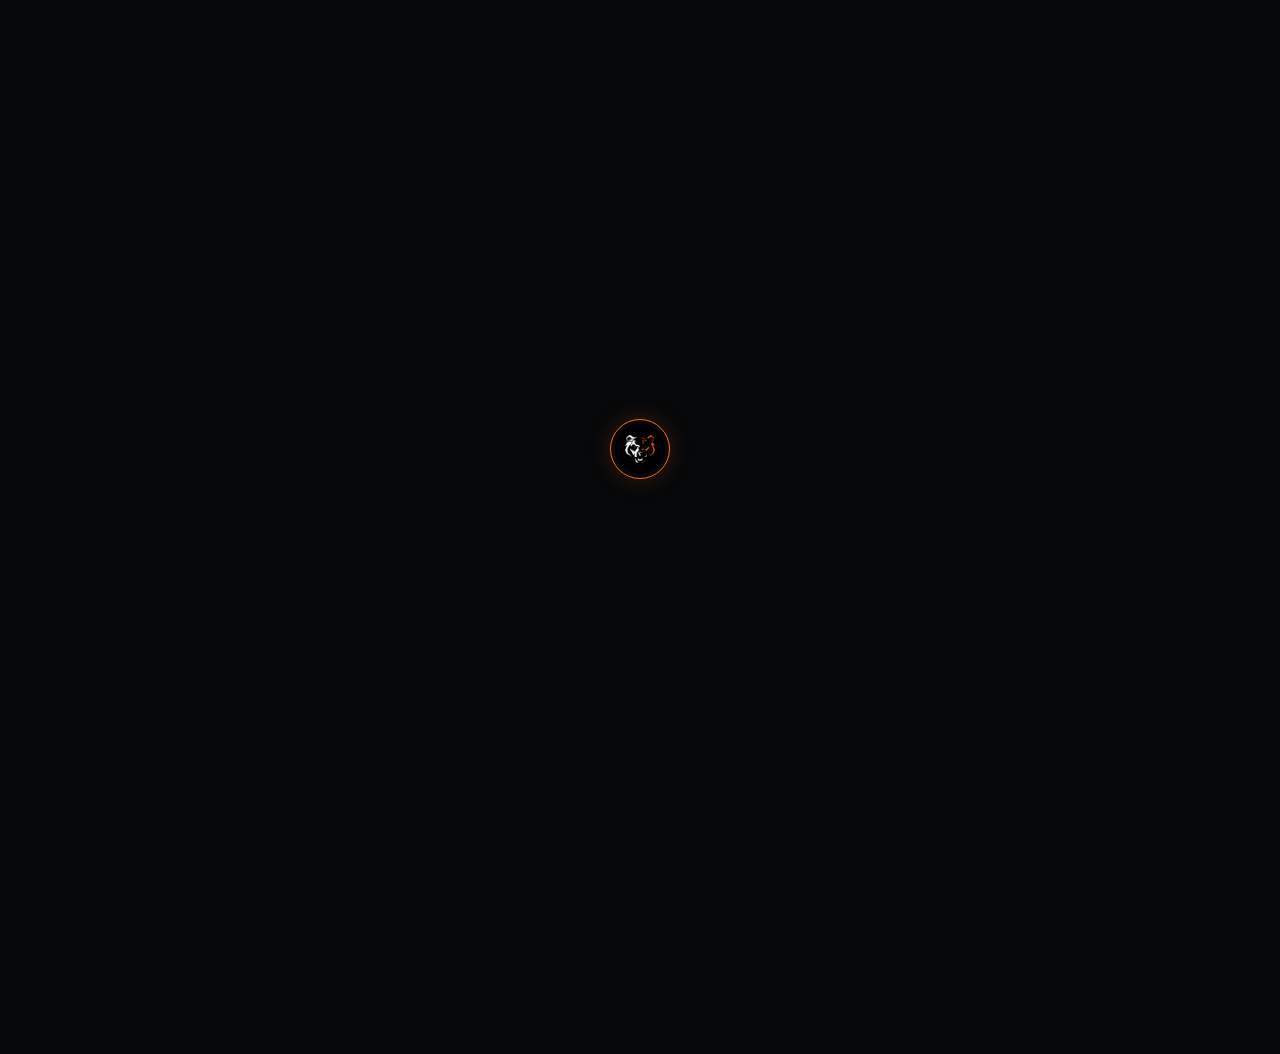
<file: index.html>
<!doctype html>
<html style="background-color:#06080a" lang="en">
  <head>
    <meta charset="UTF-8" />
    <meta name="viewport" content="width=device-width, initial-scale=1.0" />
    <meta name="theme-color" content="#0a0c0f" />
    <meta name="description" content="Bullzar Games is an independent game studio crafting distinct worlds and original gameplay." />
  <meta name="robots" content="index, follow, max-image-preview:large" />
  <link rel="canonical" href="https://bullzargames.github.io/" />
  <meta property="og:type" content="website" />
  <meta property="og:site_name" content="Bullzar Games" />
  <meta property="og:title" content="Bullzar Games — Forged in Imagination. Built to Play." />
  <meta property="og:description" content="Bullzar Games is an independent game studio crafting distinct worlds and original gameplay." />
  <meta property="og:url" content="https://bullzargames.github.io/" />
  <meta property="og:image" content="https://bullzargames.github.io/images/logo-rast.jpeg" />
  <meta name="twitter:card" content="summary_large_image" />
  <meta name="twitter:title" content="Bullzar Games — Forged in Imagination. Built to Play." />
  <meta name="twitter:description" content="Bullzar Games is an independent game studio crafting distinct worlds and original gameplay." />
  <meta name="twitter:image" content="https://bullzargames.github.io/images/logo-rast.jpeg" />
  <script type="application/ld+json">
  {
    "@context": "https://schema.org",
    "@graph": [
      {
        "@type": "Organization",
        "name": "Bullzar Games",
        "url": "https://bullzargames.github.io/",
        "logo": "https://bullzargames.github.io/images/logo-rast.jpeg",
        "email": "bullzar.games@proton.me"
      },
      {
        "@type": "WebSite",
        "name": "Bullzar Games",
        "url": "https://bullzargames.github.io/",
        "description": "Bullzar Games is an independent game studio crafting distinct worlds and original gameplay.",
        "inLanguage": ["en","ru","fr","es","de","zh"]
      }
    ]
  }
  </script>
    <link rel="icon" type="image/jpeg" href="/images/logo-rast.jpeg?v=mwg4ucas" />
    <title>Bullzar Games — Forged in Imagination. Built to Play.</title>
    <meta property="og:image" content="/images/logo-rast.jpeg?v=mwg4ucas">
    <meta name="twitter:card" content="summary_large_image">
    <meta name="twitter:image" content="/images/logo-rast.jpeg?v=mwg4ucas">
<!-- Cloudflare Web Analytics --><script type='module' src='https://static.cloudflareinsights.com/beacon.min.js' data-cf-beacon='{"token": "b21cc388a63a41fdb7a3f12f764a2267"}'></script><!-- End Cloudflare Web Analytics -->
<script src="https://challenges.cloudflare.com/turnstile/v0/api.js" async defer></script>
  <script type="module" crossorigin src="/assets/index-Ci9kkFlm.js"></script>
  <link rel="modulepreload" crossorigin href="/assets/isRecord-Kfmt-nk--BGze3w87.js">
  <link rel="stylesheet" crossorigin href="/assets/index-BlC3kDiY.css">
</head>
  <body style="background-color:#06080a;margin:0">
    <div id="app"></div>
  </body>
</html>
</file>
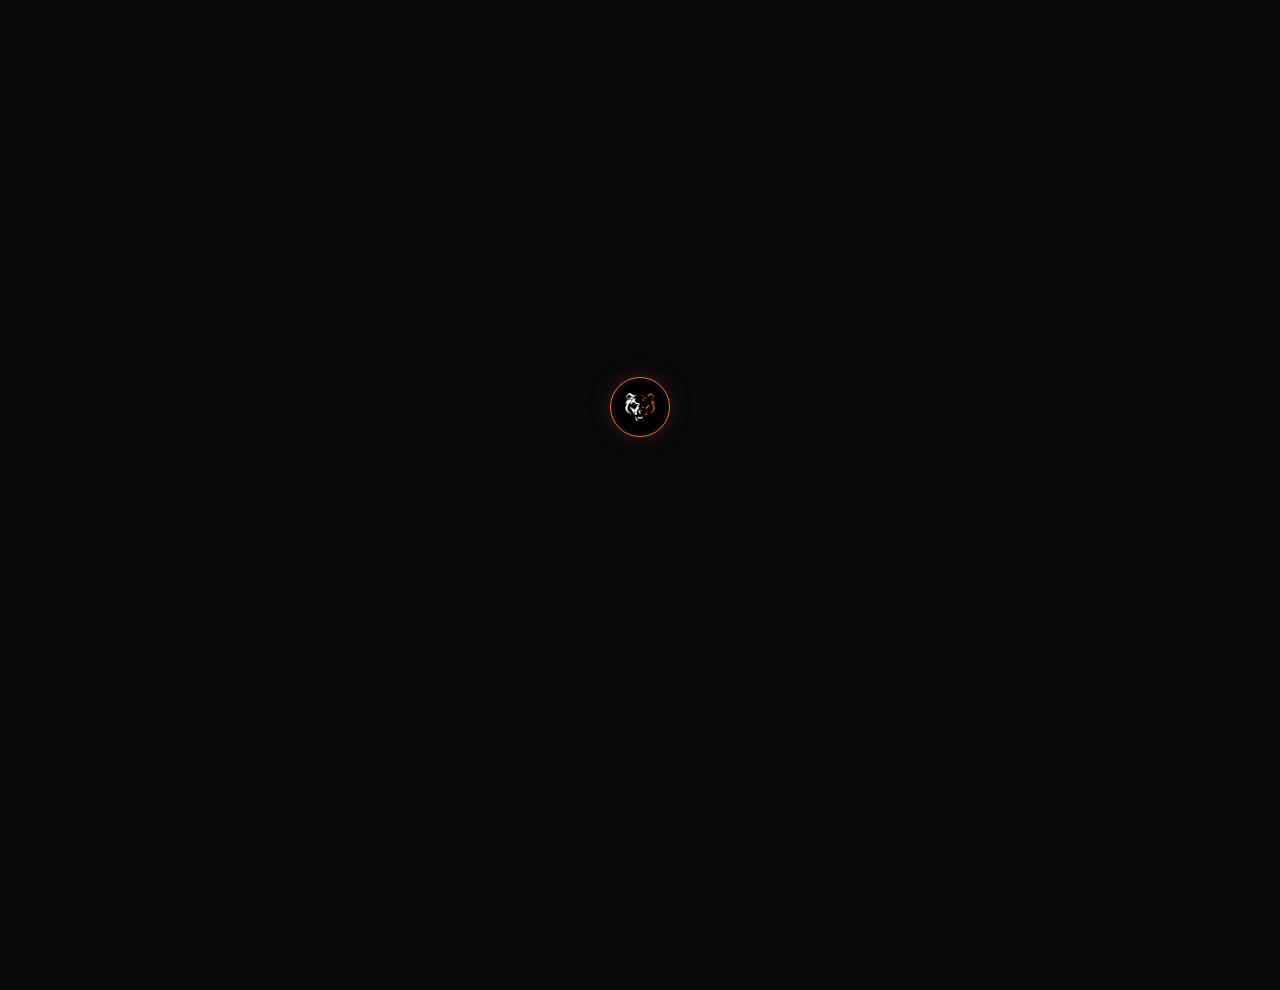
<file: devlog/index.html>
<!doctype html>
<html style="background-color:#06080a" lang="en">
  <head>
    <meta charset="UTF-8" />
    <meta name="viewport" content="width=device-width, initial-scale=1.0" />
    <meta name="theme-color" content="#0a0c0f" />
    <meta name="description" content="Development notes, features and progress reports from Bullzar Games." />
  <meta name="robots" content="index, follow, max-image-preview:large" />
  <link rel="canonical" href="https://bullzargames.github.io/devlog/" />
  <meta property="og:type" content="website" />
  <meta property="og:site_name" content="Bullzar Games" />
  <meta property="og:title" content="Devlog — Bullzar Games" />
  <meta property="og:description" content="Development notes, features and progress reports from Bullzar Games." />
  <meta property="og:url" content="https://bullzargames.github.io/devlog/" />
  <meta property="og:image" content="https://bullzargames.github.io/images/logo-rast.jpeg" />
  <meta name="twitter:card" content="summary_large_image" />
  <meta name="twitter:title" content="Devlog — Bullzar Games" />
  <meta name="twitter:description" content="Development notes, features and progress reports from Bullzar Games." />
  <meta name="twitter:image" content="https://bullzargames.github.io/images/logo-rast.jpeg" />
  <script type="application/ld+json">
  {
    "@context": "https://schema.org",
    "@graph": [
      {
        "@type": "Organization",
        "name": "Bullzar Games",
        "url": "https://bullzargames.github.io/",
        "logo": "https://bullzargames.github.io/images/logo-rast.jpeg",
        "email": "bullzar.games@proton.me"
      },
      {
        "@type": "WebSite",
        "name": "Bullzar Games",
        "url": "https://bullzargames.github.io/",
        "description": "Bullzar Games is an independent game studio crafting distinct worlds and original gameplay.",
        "inLanguage": ["en","ru","fr","es","de","zh"]
      }
    ]
  }
  </script>
    <link rel="icon" type="image/jpeg" href="/images/logo-rast.jpeg?v=mwg4ucas" />
    <title>Devlog — Bullzar Games</title>
    <meta property="og:image" content="/images/logo-rast.jpeg?v=mwg4ucas">
    <meta name="twitter:card" content="summary_large_image">
    <meta name="twitter:image" content="/images/logo-rast.jpeg?v=mwg4ucas">
<!-- Cloudflare Web Analytics --><script type='module' src='https://static.cloudflareinsights.com/beacon.min.js' data-cf-beacon='{"token": "b21cc388a63a41fdb7a3f12f764a2267"}'></script><!-- End Cloudflare Web Analytics -->
<script src="https://challenges.cloudflare.com/turnstile/v0/api.js" async defer></script>
  <script type="module" crossorigin src="/assets/index-Ci9kkFlm.js"></script>
  <link rel="modulepreload" crossorigin href="/assets/isRecord-Kfmt-nk--BGze3w87.js">
  <link rel="stylesheet" crossorigin href="/assets/index-BlC3kDiY.css">
  <script type="application/ld+json">{"@context":"https://schema.org","@type":"CollectionPage","name":"Devlog — Bullzar Games","url":"https://bullzargames.github.io/devlog/","hasPart":[{"@type":"Article","headline":"100 generated city levels, a dragon with no skeleton, and music synthesized from numpy (Godot 4 devlog)","url":"https://bullzargames.github.io/devlog/baoboom-devlog-1/"}]}</script>
</head>
  <body style="background-color:#06080a;margin:0">
    <div id="app"><div style="min-height:100vh;background:#06080a;color:#c9d1d9;font-family:system-ui,-apple-system,'Segoe UI',sans-serif;padding:2rem;box-sizing:border-box">
  <main style="max-width:900px;margin:0 auto;padding-top:3rem">
    <nav aria-label="Breadcrumb" style="font-family:ui-monospace,Menlo,monospace;font-size:.7rem;letter-spacing:.14em;text-transform:uppercase;margin:0 0 1.5rem"><a href="https://bullzargames.github.io/" style="color:#8b949e;text-decoration:none">Home</a> <span style="color:#ff6a1a;opacity:.45">/</span> <span style="color:#ffb27a">Devlog</span></nav>
    <h1 style="color:#f0f3f6;font-size:clamp(2rem,5vw,3.5rem);margin:0 0 1rem">Devlog</h1>
    <p style="color:#8b949e;margin:0 0 2rem">Development notes, features and progress reports from Bullzar Games.</p>
    <ul style="list-style:none;padding:0;margin:0"><li style="margin:0 0 1rem">
      <a href="https://bullzargames.github.io/devlog/baoboom-devlog-1/" style="color:#ffb27a;font-size:1.15rem;font-weight:600;text-decoration:none">100 generated city levels, a dragon with no skeleton, and music synthesized from numpy (Godot 4 devlog)</a>
      <p style="margin:.35rem 0 0;color:#8b949e">Bao Boom is a 3D arcade game in Godot 4.4: you are a small dragon in a lantern-lit Chinese town the night before a festival. The guards stole the celebration, and you light every firework on the map before they catch you. 100 levels, 10 districts, one-touch controls, a tail that keeps growing. These are the technical problems that were not simple.</p>
    </li></ul>
  </main>
</div></div>
  </body>
</html>
</file>
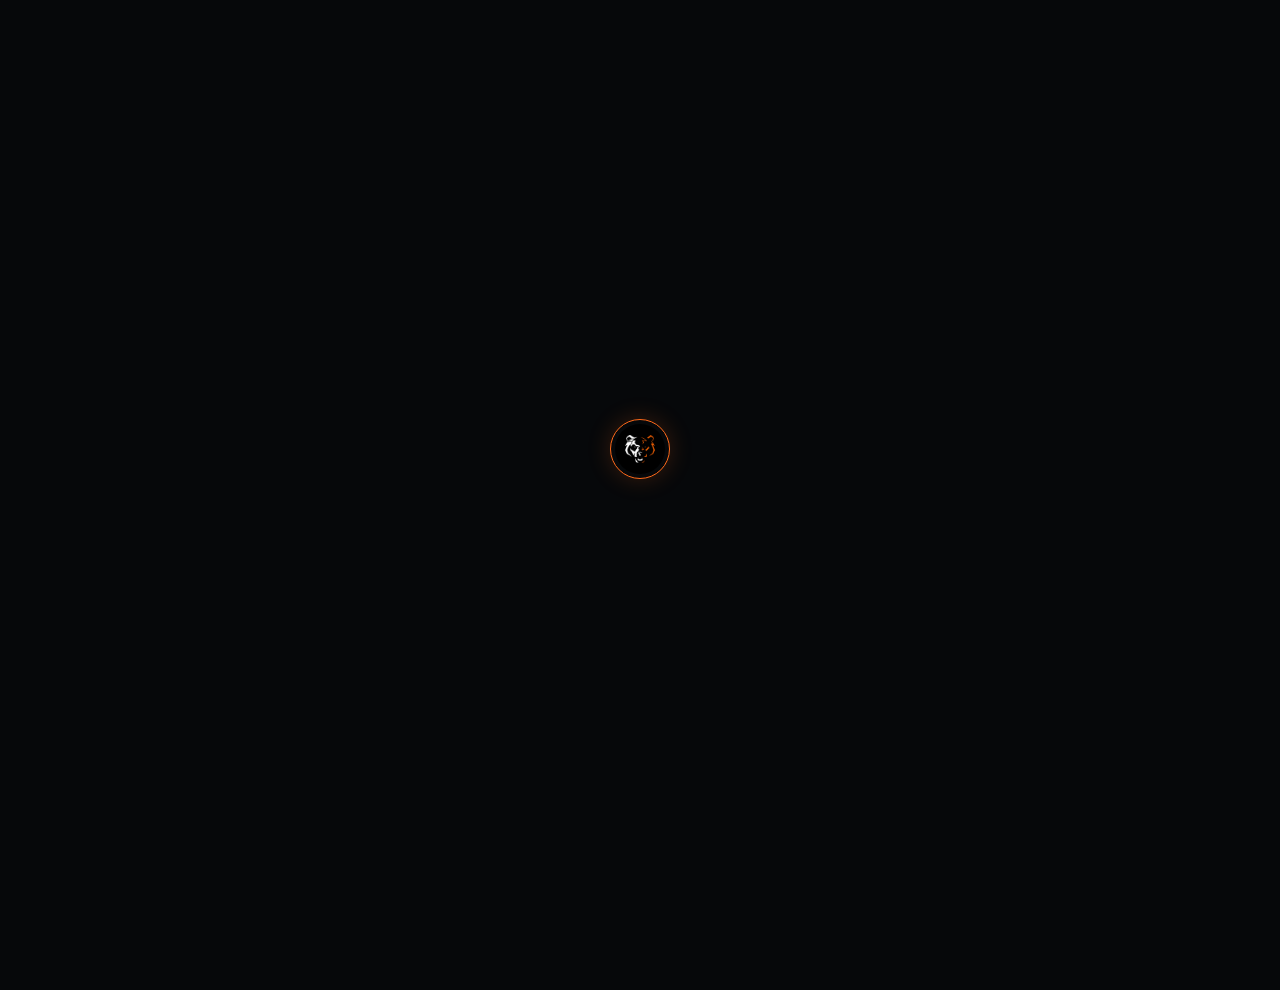
<file: games/index.html>
<!doctype html>
<html style="background-color:#06080a" lang="en">
  <head>
    <meta charset="UTF-8" />
    <meta name="viewport" content="width=device-width, initial-scale=1.0" />
    <meta name="theme-color" content="#0a0c0f" />
    <meta name="description" content="Browse every game in development and released by Bullzar Games." />
  <meta name="robots" content="index, follow, max-image-preview:large" />
  <link rel="canonical" href="https://bullzargames.github.io/games/" />
  <meta property="og:type" content="website" />
  <meta property="og:site_name" content="Bullzar Games" />
  <meta property="og:title" content="Games — Bullzar Games" />
  <meta property="og:description" content="Browse every game in development and released by Bullzar Games." />
  <meta property="og:url" content="https://bullzargames.github.io/games/" />
  <meta property="og:image" content="https://bullzargames.github.io/images/logo-rast.jpeg" />
  <meta name="twitter:card" content="summary_large_image" />
  <meta name="twitter:title" content="Games — Bullzar Games" />
  <meta name="twitter:description" content="Browse every game in development and released by Bullzar Games." />
  <meta name="twitter:image" content="https://bullzargames.github.io/images/logo-rast.jpeg" />
  <script type="application/ld+json">
  {
    "@context": "https://schema.org",
    "@graph": [
      {
        "@type": "Organization",
        "name": "Bullzar Games",
        "url": "https://bullzargames.github.io/",
        "logo": "https://bullzargames.github.io/images/logo-rast.jpeg",
        "email": "bullzar.games@proton.me"
      },
      {
        "@type": "WebSite",
        "name": "Bullzar Games",
        "url": "https://bullzargames.github.io/",
        "description": "Bullzar Games is an independent game studio crafting distinct worlds and original gameplay.",
        "inLanguage": ["en","ru","fr","es","de","zh"]
      }
    ]
  }
  </script>
    <link rel="icon" type="image/jpeg" href="/images/logo-rast.jpeg?v=mwg4ucas" />
    <title>Games — Bullzar Games</title>
    <meta property="og:image" content="/images/logo-rast.jpeg?v=mwg4ucas">
    <meta name="twitter:card" content="summary_large_image">
    <meta name="twitter:image" content="/images/logo-rast.jpeg?v=mwg4ucas">
<!-- Cloudflare Web Analytics --><script type='module' src='https://static.cloudflareinsights.com/beacon.min.js' data-cf-beacon='{"token": "b21cc388a63a41fdb7a3f12f764a2267"}'></script><!-- End Cloudflare Web Analytics -->
<script src="https://challenges.cloudflare.com/turnstile/v0/api.js" async defer></script>
  <script type="module" crossorigin src="/assets/index-Ci9kkFlm.js"></script>
  <link rel="modulepreload" crossorigin href="/assets/isRecord-Kfmt-nk--BGze3w87.js">
  <link rel="stylesheet" crossorigin href="/assets/index-BlC3kDiY.css">
  <script type="application/ld+json">{"@context":"https://schema.org","@type":"CollectionPage","name":"Games — Bullzar Games","url":"https://bullzargames.github.io/games/","hasPart":[{"@type":"VideoGame","name":"Bao Boom","url":"https://bullzargames.github.io/games/baoboom/"}]}</script>
</head>
  <body style="background-color:#06080a;margin:0">
    <div id="app"><div style="min-height:100vh;background:#06080a;color:#c9d1d9;font-family:system-ui,-apple-system,'Segoe UI',sans-serif;padding:2rem;box-sizing:border-box">
  <main style="max-width:900px;margin:0 auto;padding-top:3rem">
    <nav aria-label="Breadcrumb" style="font-family:ui-monospace,Menlo,monospace;font-size:.7rem;letter-spacing:.14em;text-transform:uppercase;margin:0 0 1.5rem"><a href="https://bullzargames.github.io/" style="color:#8b949e;text-decoration:none">Home</a> <span style="color:#ff6a1a;opacity:.45">/</span> <span style="color:#ffb27a">Games</span></nav>
    <h1 style="color:#f0f3f6;font-size:clamp(2rem,5vw,3.5rem);margin:0 0 1rem">Games</h1>
    <p style="color:#8b949e;margin:0 0 2rem">Browse every game in development and released by Bullzar Games.</p>
    <ul style="list-style:none;padding:0;margin:0"><li style="margin:0 0 1rem">
      <a href="https://bullzargames.github.io/games/baoboom/" style="color:#ffb27a;font-size:1.15rem;font-weight:600;text-decoration:none">Bao Boom</a>
      <p style="margin:.35rem 0 0;color:#8b949e">Dragon Bao and the Lantern Festival</p>
    </li></ul>
  </main>
</div></div>
  </body>
</html>
</file>
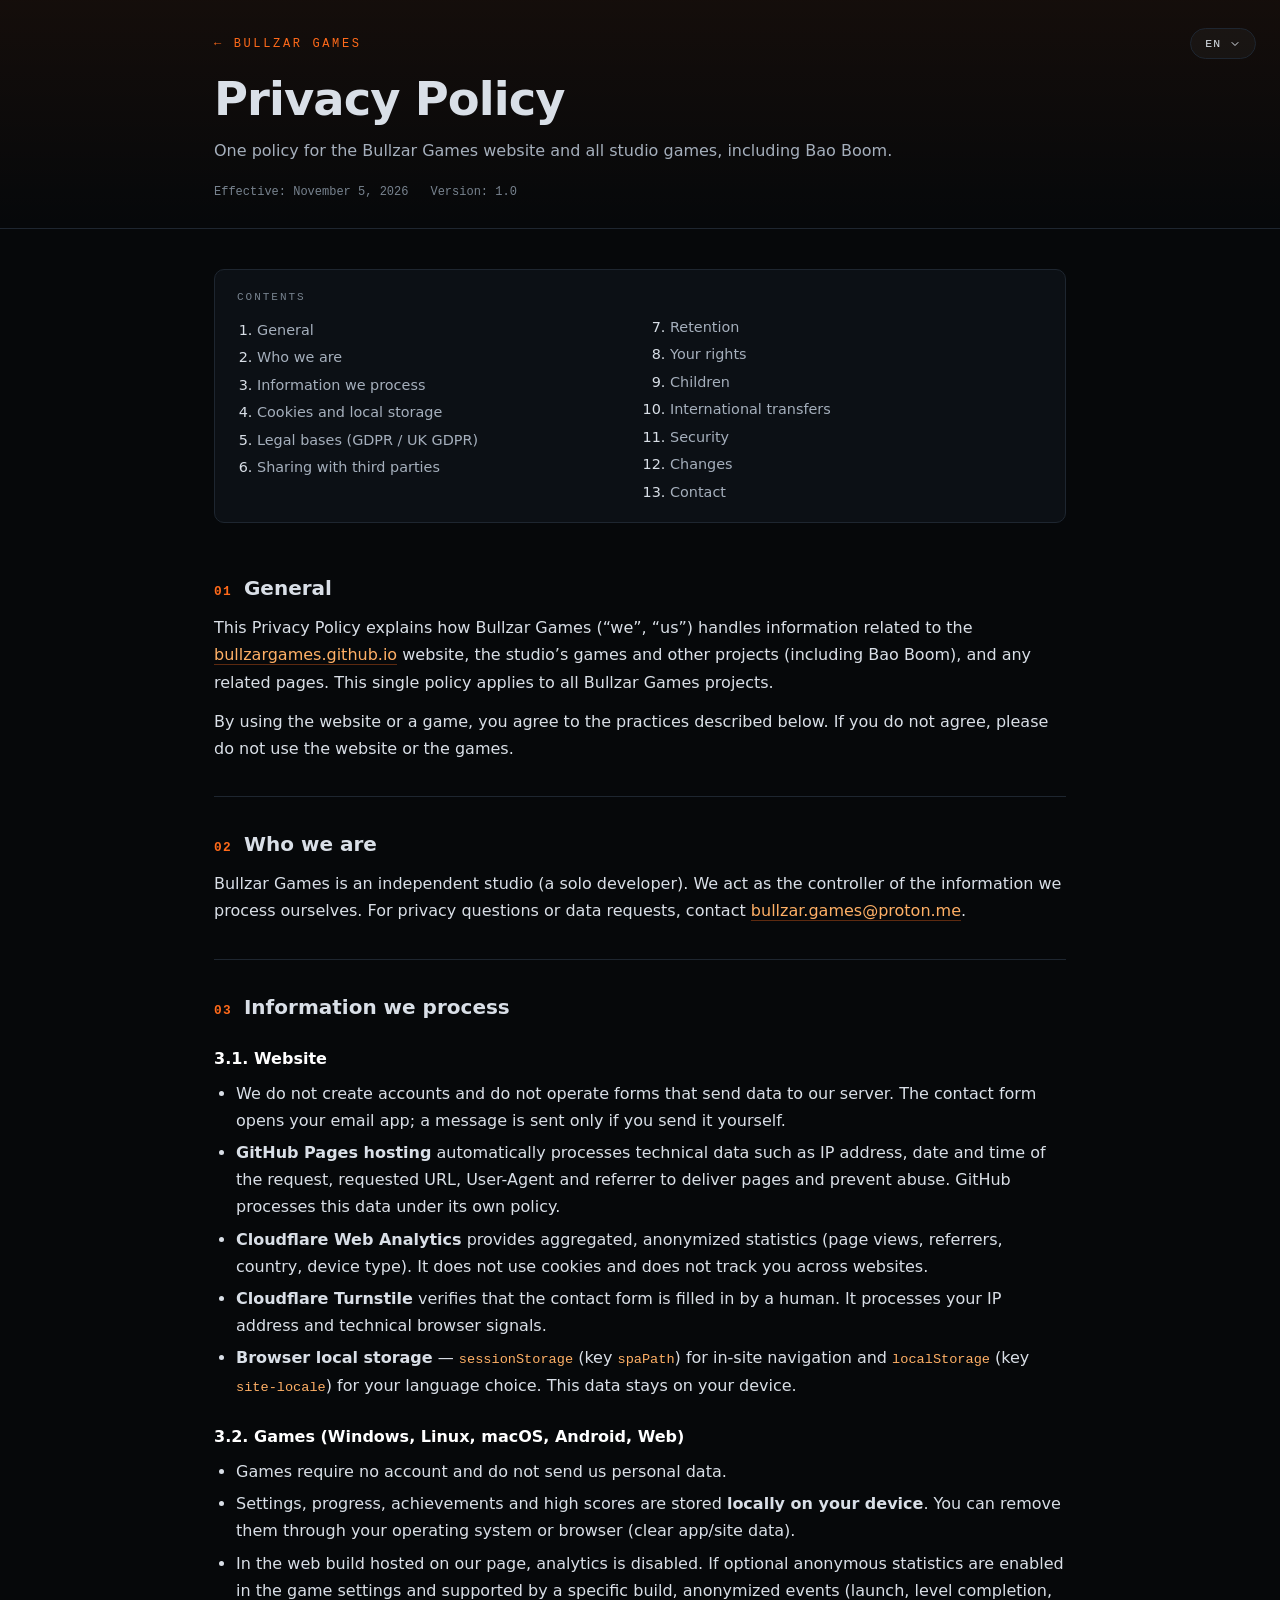
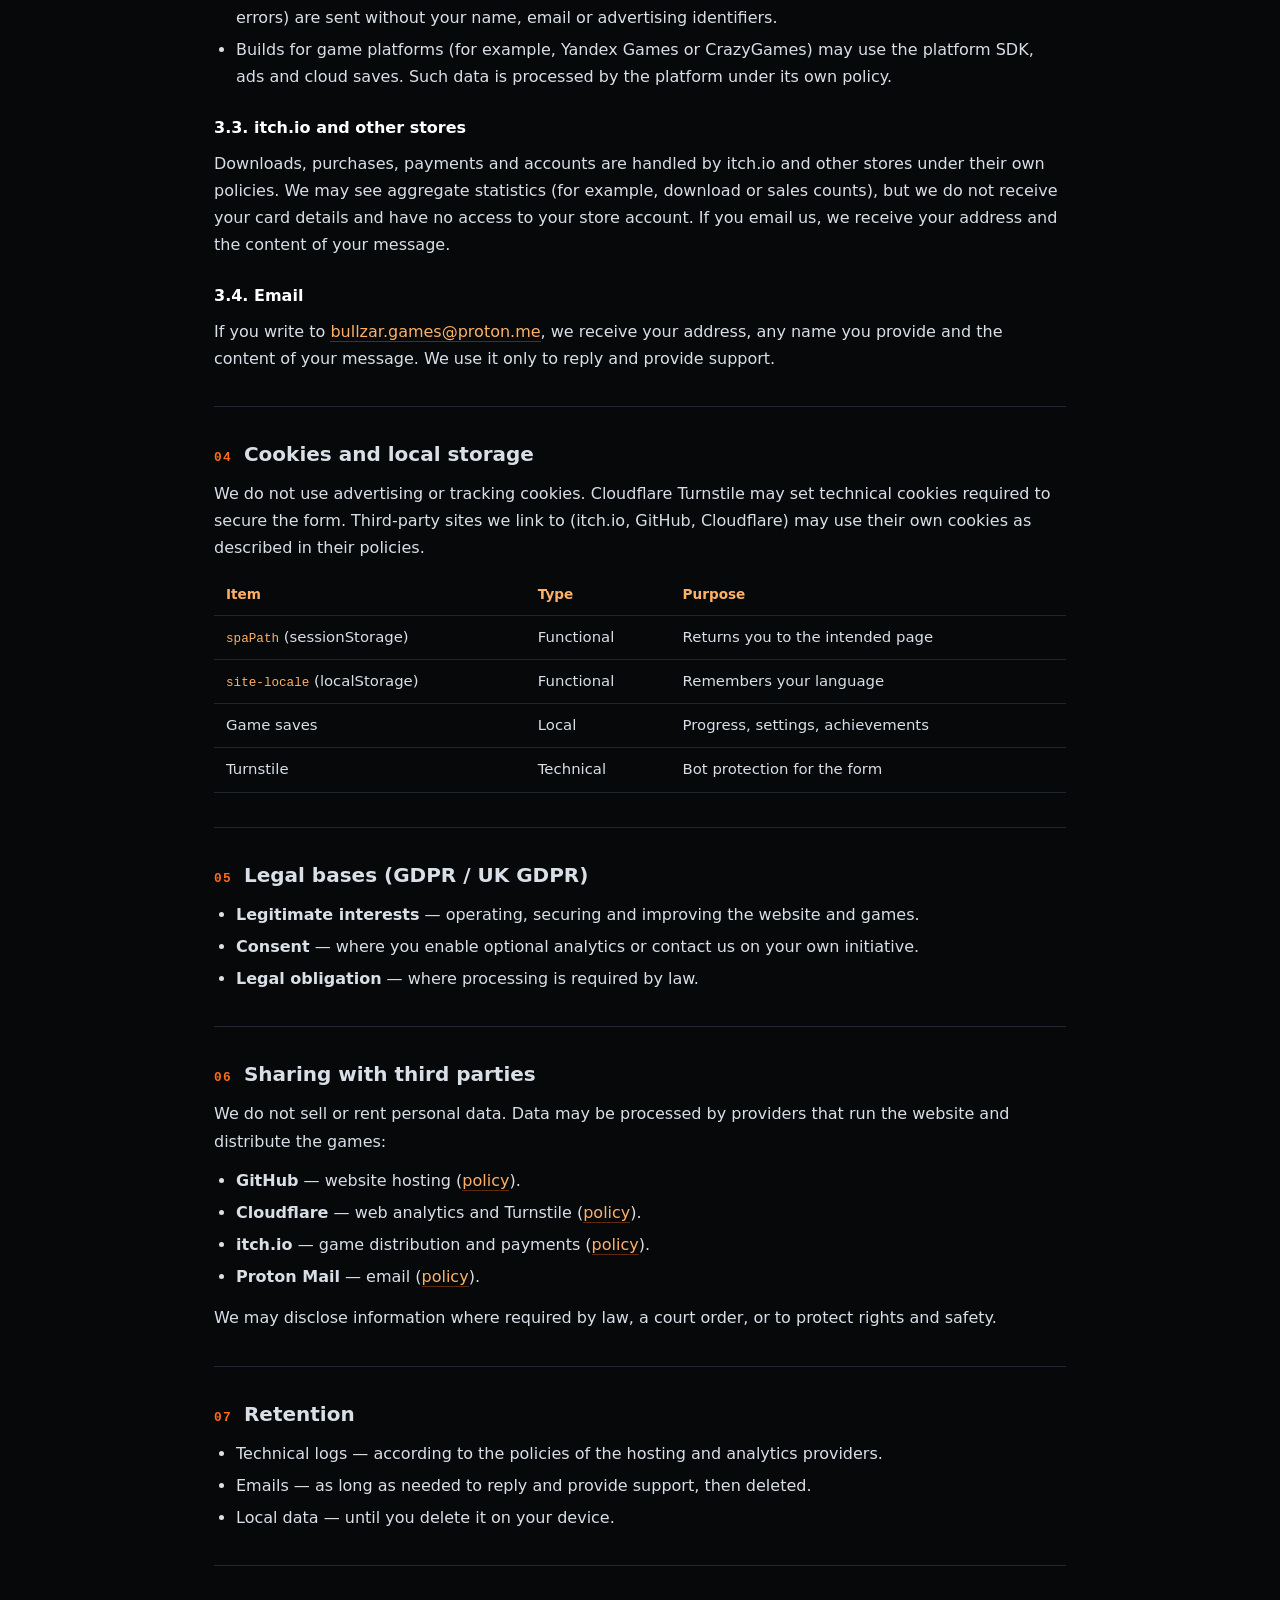
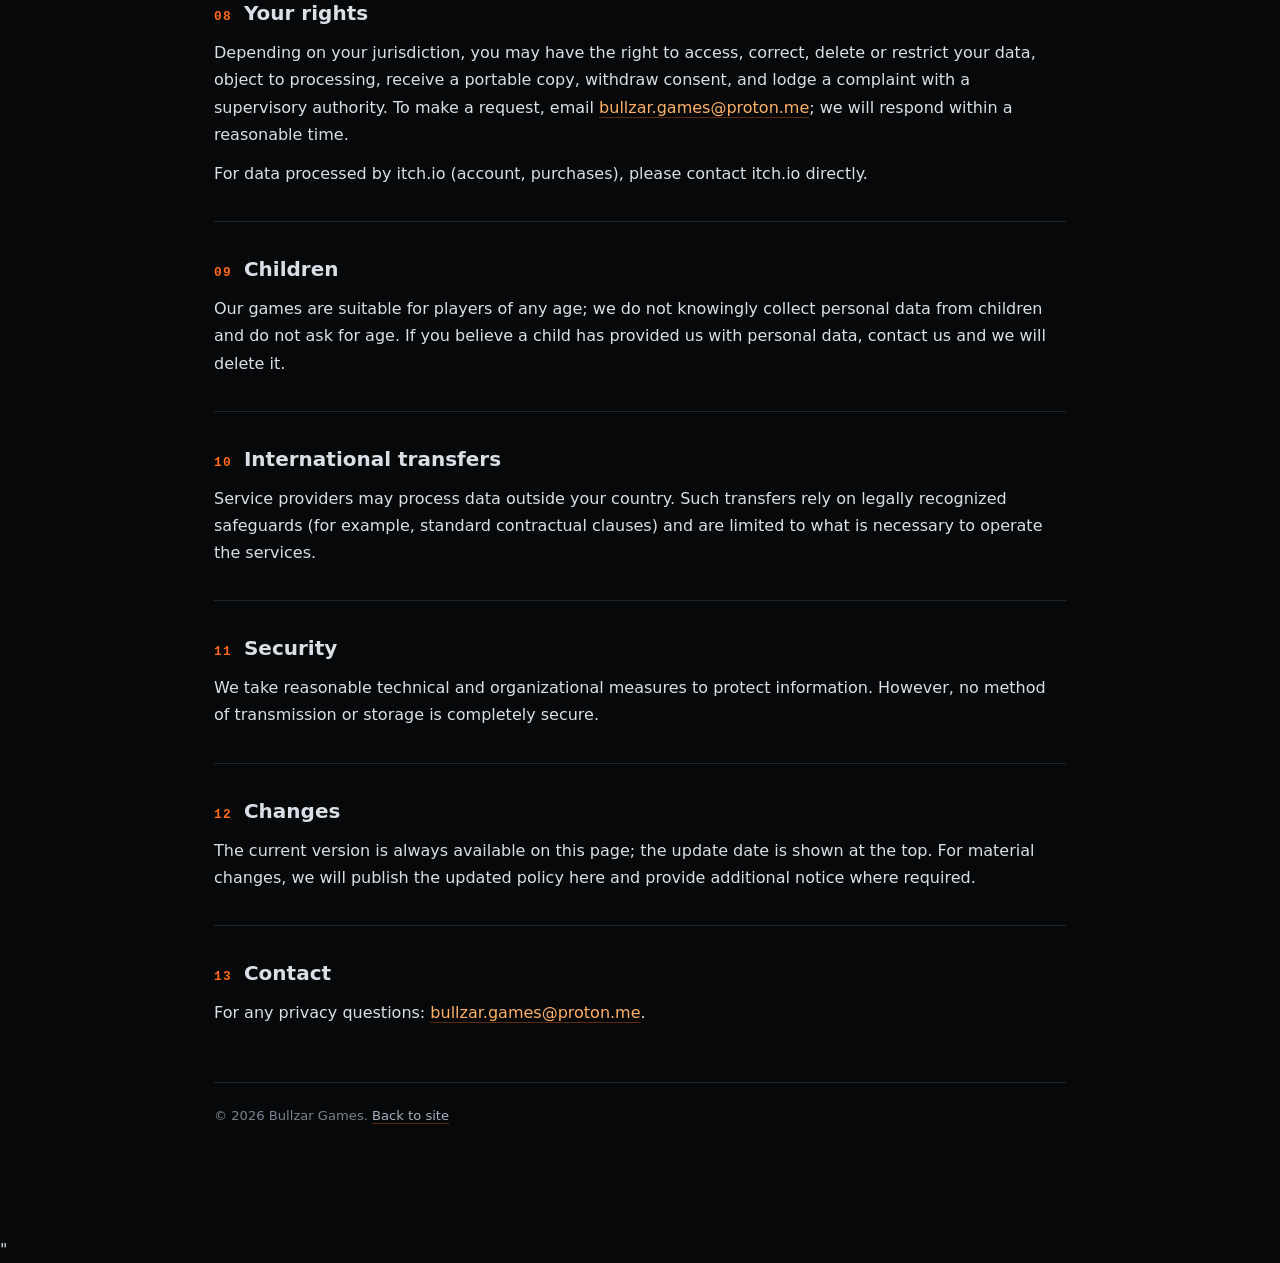
<file: privacy/index.html>
<!doctype html>
<html lang="en" style="background-color:#06080a">
<head>
  <meta charset="UTF-8" />
  <meta name="viewport" content="width=device-width, initial-scale=1.0" />
  <meta name="theme-color" content="#0a0c0f" />
  <meta name="robots" content="index, follow" />
  <meta name="description" content="Bullzar Games — Privacy Policy (all projects, including Bao Boom)." />
  <link rel="canonical" href="https://bullzargames.github.io/privacy/" />
  <link rel="icon" type="image/jpeg" href="/images/logo-rast.jpeg" />
  <title>Privacy Policy — Bullzar Games</title>
  <style>
    :root {
      --bg: #06080a; --panel: #0c1015; --line: #1e2630; --text: #d9dfe7;
      --text-mid: #a5afbc; --text-dim: #78838f; --accent: #ff6a1a; --accent-soft: #ffb066;
      --mono: ui-monospace, "SFMono-Regular", "Cascadia Mono", Consolas, monospace;
      --sans: "Segoe UI", system-ui, -apple-system, "Helvetica Neue", Arial, sans-serif;
    }
    * { box-sizing: border-box; }
    html { scroll-behavior: smooth; }
    body { margin: 0; background: var(--bg); color: var(--text); font-family: var(--sans); font-size: 16px; line-height: 1.7; -webkit-font-smoothing: antialiased; }
    a { color: var(--accent-soft); text-decoration: none; border-bottom: 1px solid rgba(255, 106, 26, 0.35); }
    a:hover { color: #fff; border-bottom-color: var(--accent); }
    .wrap { max-width: 900px; margin: 0 auto; padding: 0 24px 96px; }
    header.top { border-bottom: 1px solid var(--line); background: linear-gradient(180deg, rgba(255, 106, 26, 0.06), transparent); padding: 28px 0 26px; margin-bottom: 40px; position: relative; }
    .top__inner { max-width: 900px; margin: 0 auto; padding: 0 24px; }
    .brand { display: inline-flex; align-items: center; gap: 10px; font-family: var(--mono); font-size: 12px; letter-spacing: 0.22em; text-transform: uppercase; color: var(--accent); border: 0; }
    .brand:hover { color: var(--accent-soft); }
    h1 { margin: 18px 0 10px; font-size: clamp(1.9rem, 4.4vw, 2.9rem); line-height: 1.15; letter-spacing: -0.02em; }
    .lead { margin: 0; color: var(--text-mid); max-width: 720px; }
    .meta { margin-top: 18px; display: flex; flex-wrap: wrap; gap: 8px 22px; font-family: var(--mono); font-size: 12px; color: var(--text-dim); }
    .lang-switch { position: absolute; top: 28px; right: 24px; }
    .lang-switch__btn { display: flex; align-items: center; gap: 0.45rem; padding: 0.5rem 0.9rem; border: 1px solid var(--line); border-radius: 999px; background: rgba(255,255,255,0.03); color: var(--text); font: 0.72rem var(--mono); letter-spacing: 0.1em; cursor: pointer; }
    .lang-switch__btn:hover { border-color: var(--accent); color: var(--accent-soft); }
    .lang-switch__menu { position: absolute; top: calc(100% + 0.5rem); right: 0; min-width: 170px; margin: 0; padding: 0.4rem; list-style: none; background: linear-gradient(165deg, var(--panel), #080a0d); border: 1px solid var(--line); border-radius: 8px; box-shadow: 0 20px 60px rgba(0,0,0,0.6); z-index: 10; }
    .lang-switch__option { display: flex; align-items: center; gap: 0.6rem; padding: 0.6rem 0.75rem; border-radius: 6px; cursor: pointer; }
    .lang-switch__option:hover { background: rgba(255,106,26,0.1); }
    .lang-switch__option--active { background: rgba(255,106,26,0.12); color: var(--accent-soft); }
    .lang-switch__code { font-family: var(--mono); font-size: 0.72rem; color: var(--accent); min-width: 28px; }
    .lang-switch__native { flex: 1; font-size: 0.82rem; color: var(--text); }
    nav.toc { background: var(--panel); border: 1px solid var(--line); border-radius: 10px; padding: 18px 22px; margin: 0 0 44px; }
    nav.toc p { margin: 0 0 8px; font-family: var(--mono); font-size: 11px; letter-spacing: 0.18em; text-transform: uppercase; color: var(--text-dim); }
    nav.toc ol { margin: 0; padding-left: 20px; columns: 2; column-gap: 40px; }
    nav.toc li { margin: 3px 0; font-size: 0.9rem; break-inside: avoid; }
    nav.toc a { border: 0; color: var(--text-mid); }
    nav.toc a:hover { color: var(--accent-soft); }
    section { padding-top: 8px; scroll-margin-top: 20px; }
    section + section { margin-top: 34px; padding-top: 34px; border-top: 1px solid var(--line); }
    h2 { margin: 0 0 12px; font-size: 1.25rem; line-height: 1.35; display: flex; gap: 12px; align-items: baseline; }
    h2 .num { font-family: var(--mono); font-size: 0.8rem; color: var(--accent); letter-spacing: 0.1em; }
    h3 { margin: 24px 0 8px; font-size: 1rem; color: #fff; }
    p { margin: 0 0 12px; }
    ul, ol { margin: 0 0 14px; padding-left: 22px; }
    li { margin: 5px 0; }
    .note { border-left: 2px solid var(--accent); background: rgba(255, 106, 26, 0.06); padding: 12px 16px; border-radius: 0 8px 8px 0; color: var(--text-mid); font-size: 0.94rem; }
    table { width: 100%; border-collapse: collapse; margin: 8px 0 18px; font-size: 0.93rem; }
    th, td { text-align: left; padding: 9px 12px; border-bottom: 1px solid var(--line); vertical-align: top; }
    th { color: var(--accent-soft); font-weight: 600; font-size: 0.85rem; }
    code { font-family: var(--mono); font-size: 0.85em; color: var(--accent-soft); }
    footer.bottom { border-top: 1px solid var(--line); margin-top: 56px; padding-top: 22px; color: var(--text-dim); font-size: 0.82rem; }
    footer.bottom a { color: var(--text-mid); }
    .article { display: none; }
    .article.active { display: block; }
    @media (max-width: 640px) { nav.toc ol { columns: 1; } body { font-size: 15px; } .wrap { padding-bottom: 64px; } .lang-switch { position: static; margin-top: 14px; } }
    @media print { body { background: #fff; color: #111; } header.top { background: none; } nav.toc { display: none; } a { color: #111; } .wrap { max-width: none; } }
  </style>
</head>
<body>
  <header class="top">
    <div class="top__inner">
      <a class="brand" href="/">← Bullzar Games</a>
      <h1 id="title">Privacy Policy</h1>
      <p class="lead" id="lead">One policy for the Bullzar Games website and all studio games, including Bao Boom.</p>
      <div class="meta">
        <span id="metaDate">Effective: November 5, 2026</span>
        <span>Version: 1.0</span>
      </div>
      <div class="lang-switch">
        <button class="lang-switch__btn" id="langBtn" type="button">
          <span id="langCode">EN</span>
          <svg width="12" height="12" viewBox="0 0 24 24" fill="none" aria-hidden="true"><path d="M6 9l6 6 6-6" stroke="currentColor" stroke-width="2" stroke-linecap="round" stroke-linejoin="round"/></svg>
        </button>
        <ul class="lang-switch__menu" id="langMenu" style="display:none"></ul>
      </div>
    </div>
  </header>

  <main class="wrap">
    <nav class="toc" aria-label="Contents" id="toc"></nav>
    <div id="content"></div>
    <footer class="bottom">
      <p>© 2026 Bullzar Games. <a href="/">Back to site</a></p>
    </footer>
  </main>

<script>
const LOCALES = [
  { code: 'en', label: 'EN', native: 'English' },
  { code: 'ru', label: 'RU', native: 'Русский' },
  { code: 'fr', label: 'FR', native: 'Français' },
  { code: 'es', label: 'ES', native: 'Español' },
  { code: 'de', label: 'DE', native: 'Deutsch' },
  { code: 'zh', label: '中文', native: '中文' },
];

// Title / lead / meta per locale
const META = {
  en: { title: 'Privacy Policy', lead: 'One policy for the Bullzar Games website and all studio games, including Bao Boom.', date: 'Effective: November 5, 2026', toc: 'Contents' },
  ru: { title: 'Политика конфиденциальности', lead: 'Единая политика для сайта Bullzar Games и всех игр студии, включая Bao Boom.', date: 'Действует с: 5 ноября 2026 г.', toc: 'Содержание' },
  fr: { title: 'Politique de confidentialité', lead: 'Une politique unique pour le site Bullzar Games et tous les jeux du studio, dont Bao Boom.', date: 'En vigueur le 5 novembre 2026', toc: 'Sommaire' },
  es: { title: 'Política de privacidad', lead: 'Una política única para el sitio web de Bullzar Games y todos los juegos del estudio, incluido Bao Boom.', date: 'Vigente desde el 5 de noviembre de 2026', toc: 'Contenido' },
  de: { title: 'Datenschutzerklärung', lead: 'Eine Richtlinie für die Website von Bullzar Games und alle Spiele des Studios, einschließlich Bao Boom.', date: 'Gültig ab 5. November 2026', toc: 'Inhalt' },
  zh: { title: '隐私政策', lead: '适用于 Bullzar Games 网站及工作室所有游戏（包括 Bao Boom）的统一政策。', date: '生效日期：2026 年 11 月 5 日', toc: '目录' },
};

// Section titles per locale
const SECTIONS = {
  en: ['General','Who we are','Information we process','Cookies and local storage','Legal bases (GDPR / UK GDPR)','Sharing with third parties','Retention','Your rights','Children','International transfers','Security','Changes','Contact'],
  ru: ['Общие положения','Кто мы','Какие данные мы обрабатываем','Cookies и локальное хранилище','Правовые основания (GDPR / UK GDPR)','Передача третьим лицам','Сроки хранения','Ваши права','Дети','Международная передача','Безопасность','Изменения','Контакты'],
  fr: ['Généralités','Qui sommes-nous','Données traitées','Cookies et stockage local','Bases légales (RGPD)','Partage avec des tiers','Conservation','Vos droits','Enfants','Transferts internationaux','Sécurité','Modifications','Contact'],
  es: ['General','Quiénes somos','Datos que tratamos','Cookies y almacenamiento local','Bases legales (RGPD)','Cesión a terceros','Conservación','Sus derechos','Menores','Transferencias internacionales','Seguridad','Cambios','Contacto'],
  de: ['Allgemeines','Wer wir sind','Verarbeitete Daten','Cookies und lokaler Speicher','Rechtsgrundlagen (DSGVO)','Weitergabe an Dritte','Speicherdauer','Ihre Rechte','Kinder','Internationale Übermittlung','Sicherheit','Änderungen','Kontakt'],
  zh: ['概述','我们是谁','我们处理的信息','Cookie 与本地存储','法律依据（GDPR）','与第三方共享','保留期限','您的权利','儿童','国际传输','安全','变更','联系'],
};

// Content (article inner HTML) per locale. Sections use <section id="sN">.
const CONTENT = {};

function sec(num, title, body) {
  return '<section id="s' + num + '"><h2><span class="num">' + String(num).padStart(2,'0') + '</span> ' + title + '</h2>' + body + '</section>';
}

// We'll build CONTENT for each locale. To keep manageable, store as templates with placeholders? Instead, inline HTML strings.

CONTENT.en = `
${sec(1,'General','<p>This Privacy Policy explains how Bullzar Games (“we”, “us”) handles information related to the <a href="https://bullzargames.github.io/">bullzargames.github.io</a> website, the studio’s games and other projects (including Bao Boom), and any related pages. This single policy applies to all Bullzar Games projects.</p><p>By using the website or a game, you agree to the practices described below. If you do not agree, please do not use the website or the games.</p>')}
${sec(2,'Who we are','<p>Bullzar Games is an independent studio (a solo developer). We act as the controller of the information we process ourselves. For privacy questions or data requests, contact <a href="mailto:bullzar.games@proton.me">bullzar.games@proton.me</a>.</p>')}
${sec(3,'Information we process','<h3>3.1. Website</h3><ul><li>We do not create accounts and do not operate forms that send data to our server. The contact form opens your email app; a message is sent only if you send it yourself.</li><li><strong>GitHub Pages hosting</strong> automatically processes technical data such as IP address, date and time of the request, requested URL, User-Agent and referrer to deliver pages and prevent abuse. GitHub processes this data under its own policy.</li><li><strong>Cloudflare Web Analytics</strong> provides aggregated, anonymized statistics (page views, referrers, country, device type). It does not use cookies and does not track you across websites.</li><li><strong>Cloudflare Turnstile</strong> verifies that the contact form is filled in by a human. It processes your IP address and technical browser signals.</li><li><strong>Browser local storage</strong> — <code>sessionStorage</code> (key <code>spaPath</code>) for in-site navigation and <code>localStorage</code> (key <code>site-locale</code>) for your language choice. This data stays on your device.</li></ul><h3>3.2. Games (Windows, Linux, macOS, Android, Web)</h3><ul><li>Games require no account and do not send us personal data.</li><li>Settings, progress, achievements and high scores are stored <strong>locally on your device</strong>. You can remove them through your operating system or browser (clear app/site data).</li><li>In the web build hosted on our page, analytics is disabled. If optional anonymous statistics are enabled in the game settings and supported by a specific build, anonymized events (launch, level completion, errors) are sent without your name, email or advertising identifiers.</li><li>Builds for game platforms (for example, Yandex Games or CrazyGames) may use the platform SDK, ads and cloud saves. Such data is processed by the platform under its own policy.</li></ul><h3>3.3. itch.io and other stores</h3><p>Downloads, purchases, payments and accounts are handled by itch.io and other stores under their own policies. We may see aggregate statistics (for example, download or sales counts), but we do not receive your card details and have no access to your store account. If you email us, we receive your address and the content of your message.</p><h3>3.4. Email</h3><p>If you write to <a href="mailto:bullzar.games@proton.me">bullzar.games@proton.me</a>, we receive your address, any name you provide and the content of your message. We use it only to reply and provide support.</p>')}
${sec(4,'Cookies and local storage','<p>We do not use advertising or tracking cookies. Cloudflare Turnstile may set technical cookies required to secure the form. Third-party sites we link to (itch.io, GitHub, Cloudflare) may use their own cookies as described in their policies.</p><table><thead><tr><th>Item</th><th>Type</th><th>Purpose</th></tr></thead><tbody><tr><td><code>spaPath</code> (sessionStorage)</td><td>Functional</td><td>Returns you to the intended page</td></tr><tr><td><code>site-locale</code> (localStorage)</td><td>Functional</td><td>Remembers your language</td></tr><tr><td>Game saves</td><td>Local</td><td>Progress, settings, achievements</td></tr><tr><td>Turnstile</td><td>Technical</td><td>Bot protection for the form</td></tr></tbody></table>')}
${sec(5,'Legal bases (GDPR / UK GDPR)','<ul><li><strong>Legitimate interests</strong> — operating, securing and improving the website and games.</li><li><strong>Consent</strong> — where you enable optional analytics or contact us on your own initiative.</li><li><strong>Legal obligation</strong> — where processing is required by law.</li></ul>')}
${sec(6,'Sharing with third parties','<p>We do not sell or rent personal data. Data may be processed by providers that run the website and distribute the games:</p><ul><li><strong>GitHub</strong> — website hosting (<a href="https://docs.github.com/en/site-policy/privacy-policies/github-general-privacy-statement" target="_blank" rel="noopener">policy</a>).</li><li><strong>Cloudflare</strong> — web analytics and Turnstile (<a href="https://www.cloudflare.com/privacypolicy/" target="_blank" rel="noopener">policy</a>).</li><li><strong>itch.io</strong> — game distribution and payments (<a href="https://itch.io/docs/legal/privacy-policy" target="_blank" rel="noopener">policy</a>).</li><li><strong>Proton Mail</strong> — email (<a href="https://proton.me/legal/privacy" target="_blank" rel="noopener">policy</a>).</li></ul><p>We may disclose information where required by law, a court order, or to protect rights and safety.</p>')}
${sec(7,'Retention','<ul><li>Technical logs — according to the policies of the hosting and analytics providers.</li><li>Emails — as long as needed to reply and provide support, then deleted.</li><li>Local data — until you delete it on your device.</li></ul>')}
${sec(8,'Your rights','<p>Depending on your jurisdiction, you may have the right to access, correct, delete or restrict your data, object to processing, receive a portable copy, withdraw consent, and lodge a complaint with a supervisory authority. To make a request, email <a href="mailto:bullzar.games@proton.me">bullzar.games@proton.me</a>; we will respond within a reasonable time.</p><p>For data processed by itch.io (account, purchases), please contact itch.io directly.</p>')}
${sec(9,'Children','<p>Our games are suitable for players of any age; we do not knowingly collect personal data from children and do not ask for age. If you believe a child has provided us with personal data, contact us and we will delete it.</p>')}
${sec(10,'International transfers','<p>Service providers may process data outside your country. Such transfers rely on legally recognized safeguards (for example, standard contractual clauses) and are limited to what is necessary to operate the services.</p>')}
${sec(11,'Security','<p>We take reasonable technical and organizational measures to protect information. However, no method of transmission or storage is completely secure.</p>')}
${sec(12,'Changes','<p>The current version is always available on this page; the update date is shown at the top. For material changes, we will publish the updated policy here and provide additional notice where required.</p>')}
${sec(13,'Contact','<p>For any privacy questions: <a href="mailto:bullzar.games@proton.me">bullzar.games@proton.me</a>.</p>')}
`;

// Russian
CONTENT.ru = `
${sec(1,'Общие положения','<p>Настоящая Политика конфиденциальности описывает, как Bullzar Games («мы», «нас») обрабатывает информацию, связанную с сайтом <a href="https://bullzargames.github.io/">bullzargames.github.io</a>, играми и другими проектами студии (включая Bao Boom) и любыми связанными страницами. Политика едина для всех проектов Bullzar Games.</p><p>Используя сайт или игру, вы соглашаетесь с практиками, описанными ниже. Если вы не согласны с политикой, пожалуйста, не используйте сайт и игры.</p>')}
${sec(2,'Кто мы','<p>Bullzar Games — независимая студия (один разработчик). Мы выступаем оператором данных в отношении информации, которую обрабатываем сами. По вопросам конфиденциальности и запросам о ваших данных пишите на <a href="mailto:bullzar.games@proton.me">bullzar.games@proton.me</a>.</p>')}
${sec(3,'Какие данные мы обрабатываем','<h3>3.1. Сайт</h3><ul><li>Мы не создаём учётные записи и не принимаем формы, которые отправляют данные на наш сервер. Форма обратной связи открывает ваш почтовый клиент; письмо уходит только если вы сами отправите его.</li><li><strong>Хостинг GitHub Pages</strong> автоматически обрабатывает технические данные: IP-адрес, дату и время запроса, запрошенный URL, User-Agent и referrer — для доставки страниц и защиты от злоупотреблений. Эти данные обрабатываются GitHub согласно его политике.</li><li><strong>Cloudflare Web Analytics</strong> — агрегированная обезличенная статистика (просмотры страниц, источники переходов, страна, тип устройства). Сервис не использует cookies и не отслеживает вас между сайтами.</li><li><strong>Cloudflare Turnstile</strong> — проверка, что форму обратной связи заполняет человек. При проверке обрабатываются IP-адрес и технические сигналы браузера.</li><li><strong>Локальное хранилище браузера</strong> — <code>sessionStorage</code> (ключ <code>spaPath</code>) для навигации внутри сайта и <code>localStorage</code> (ключ <code>site-locale</code>) для выбранного языка. Эти данные остаются на вашем устройстве.</li></ul><h3>3.2. Игры (Windows, Linux, macOS, Android, Web)</h3><ul><li>Игры не требуют учётной записи и не отправляют нам персональные данные.</li><li>Настройки, прогресс, достижения и рекорды сохраняются <strong>локально на вашем устройстве</strong>. Удалить их можно средствами ОС или браузера (очистка данных приложения/сайта).</li><li>В веб-сборке на нашей странице аналитика отключена. Если в настройках игры включена необязательная анонимная статистика и конкретная сборка её поддерживает, отправляются обезличенные события (запуск, прохождение уровней, ошибки) без имени, e-mail и рекламных идентификаторов.</li><li>В версиях для игровых площадок (например, Яндекс Игры, CrazyGames) могут использоваться SDK площадки, показ рекламы и облачные сохранения. Такие данные обрабатываются площадкой по её собственной политике.</li></ul><h3>3.3. itch.io и другие магазины</h3><p>Загрузка, покупка, оплата и учётная запись обрабатываются itch.io и другими магазинами по их политикам. Мы можем видеть агрегированную статистику (например, число загрузок или продаж), но не получаем данные вашей банковской карты и не имеем доступа к вашему аккаунту магазина. Если вы напишете нам, мы получим ваш адрес и текст сообщения.</p><h3>3.4. Электронная почта</h3><p>Если вы пишете на <a href="mailto:bullzar.games@proton.me">bullzar.games@proton.me</a>, мы получаем ваш адрес, указанное вами имя и содержимое письма. Используем их только для ответа и поддержки.</p>')}
${sec(4,'Cookies и локальное хранилище','<p>Мы не используем рекламные или отслеживающие cookies. Cloudflare Turnstile может устанавливать технические cookies, необходимые для проверки безопасности формы. Сторонние сайты, на которые мы ссылаемся (itch.io, GitHub, Cloudflare), могут использовать собственные cookies — их обработка регулируется политиками этих сайтов.</p><table><thead><tr><th>Что</th><th>Тип</th><th>Назначение</th></tr></thead><tbody><tr><td><code>spaPath</code> (sessionStorage)</td><td>Функциональное</td><td>Возврат на нужную страницу сайта</td></tr><tr><td><code>site-locale</code> (localStorage)</td><td>Функциональное</td><td>Запоминание выбранного языка</td></tr><tr><td>Сохранения игр</td><td>Локальное</td><td>Прогресс, настройки, достижения</td></tr><tr><td>Turnstile</td><td>Техническое</td><td>Защита формы от ботов</td></tr></tbody></table>')}
${sec(5,'Правовые основания (GDPR / UK GDPR)','<ul><li><strong>Законный интерес</strong> — работа, безопасность и улучшение сайта и игр.</li><li><strong>Согласие</strong> — если вы включили необязательную аналитику или обратились к нам по своей инициативе.</li><li><strong>Юридическая обязанность</strong> — когда обработка требуется законом.</li></ul>')}
${sec(6,'Передача третьим лицам','<p>Мы не продаём и не сдаём в аренду персональные данные. Данные могут обрабатываться поставщиками, которые обеспечивают работу сайта и распространение игр:</p><ul><li><strong>GitHub</strong> — хостинг сайта (<a href="https://docs.github.com/en/site-policy/privacy-policies/github-general-privacy-statement" target="_blank" rel="noopener">политика</a>).</li><li><strong>Cloudflare</strong> — веб-аналитика и Turnstile (<a href="https://www.cloudflare.com/privacypolicy/" target="_blank" rel="noopener">политика</a>).</li><li><strong>itch.io</strong> — распространение игр и приём платежей (<a href="https://itch.io/docs/legal/privacy-policy" target="_blank" rel="noopener">политика</a>).</li><li><strong>Proton Mail</strong> — электронная почта (<a href="https://proton.me/legal/privacy" target="_blank" rel="noopener">политика</a>).</li></ul><p>Мы можем раскрыть информацию, если это требуется законом, судебным актом или для защиты прав и безопасности.</p>')}
${sec(7,'Сроки хранения','<ul><li>Технические журналы — в соответствии с политикой провайдеров хостинга и аналитики.</li><li>Письма — столько, сколько необходимо для ответа и поддержки, затем удаляются.</li><li>Локальные данные — до тех пор, пока вы сами не удалите их на устройстве.</li></ul>')}
${sec(8,'Ваши права','<p>В зависимости от вашей юрисдикции вы можете иметь право на доступ к своим данным, их исправление, удаление, ограничение обработки, возражение против обработки, переносимость данных и отзыв согласия, а также право подать жалобу в надзорный орган. Для запросов напишите на <a href="mailto:bullzar.games@proton.me">bullzar.games@proton.me</a>; мы ответим в разумный срок.</p><p>По данным, которые обрабатывает itch.io (аккаунт, покупки), обращайтесь напрямую в itch.io.</p>')}
${sec(9,'Дети','<p>Наши игры подходят для игроков любого возраста; мы не собираем персональные данные детей специально и не просим указывать возраст. Если вы считаете, что ребёнок передал нам персональные данные, напишите — мы удалим их.</p>')}
${sec(10,'Международная передача данных','<p>Поставщики услуг могут обрабатывать данные за пределами вашей страны. Такая передача осуществляется с применением предусмотренных законом гарантий (например, стандартных договорных условий) и в объёме, необходимом для работы сервисов.</p>')}
${sec(11,'Безопасность','<p>Мы принимаем разумные технические и организационные меры для защиты информации. При этом ни один способ передачи или хранения данных не гарантирует абсолютную безопасность.</p>')}
${sec(12,'Изменения','<p>Актуальная версия всегда доступна на этой странице; дата обновления указана вверху. При существенных изменениях мы опубликуем обновлённую политику здесь и, если требуется, уведомим дополнительно.</p>')}
${sec(13,'Контакты','<p>По любым вопросам о конфиденциальности: <a href="mailto:bullzar.games@proton.me">bullzar.games@proton.me</a>.</p>')}
`;

// French
CONTENT.fr = `
${sec(1,'Généralités','<p>Cette politique de confidentialité explique comment Bullzar Games (« nous ») traite les informations liées au site <a href="https://bullzargames.github.io/">bullzargames.github.io</a>, aux jeux et autres projets du studio (dont Bao Boom) et aux pages associées. Une seule politique s’applique à tous les projets Bullzar Games.</p><p>En utilisant le site ou un jeu, vous acceptez les pratiques décrites ci-dessous. Si vous n’êtes pas d’accord, veuillez ne pas utiliser le site ni les jeux.</p>')}
${sec(2,'Qui sommes-nous','<p>Bullzar Games est un studio indépendant (développeur solo). Nous sommes responsables des données que nous traitons nous-mêmes. Pour toute question de confidentialité ou demande relative à vos données, écrivez à <a href="mailto:bullzar.games@proton.me">bullzar.games@proton.me</a>.</p>')}
${sec(3,'Données traitées','<h3>3.1. Site web</h3><ul><li>Nous ne créons pas de comptes et n’exploitons pas de formulaires envoyant des données à notre serveur. Le formulaire de contact ouvre votre client de messagerie ; un message n’est envoyé que si vous l’envoyez vous-même.</li><li><strong>Hébergement GitHub Pages</strong> traite automatiquement des données techniques (adresse IP, date et heure de la requête, URL demandée, User-Agent, référent) pour délivrer les pages et prévenir les abus.</li><li><strong>Cloudflare Web Analytics</strong> fournit des statistiques agrégées et anonymisées (pages vues, référents, pays, type d’appareil). Il n’utilise pas de cookies et ne vous suit pas d’un site à l’autre.</li><li><strong>Cloudflare Turnstile</strong> vérifie qu’un humain remplit le formulaire de contact. Il traite votre adresse IP et des signaux techniques du navigateur.</li><li><strong>Stockage local du navigateur</strong> — <code>sessionStorage</code> (clé <code>spaPath</code>) pour la navigation interne et <code>localStorage</code> (clé <code>site-locale</code>) pour le choix de langue. Ces données restent sur votre appareil.</li></ul><h3>3.2. Jeux (Windows, Linux, macOS, Android, Web)</h3><ul><li>Les jeux ne requièrent aucun compte et ne nous envoient pas de données personnelles.</li><li>Paramètres, progression, succès et records sont stockés <strong>localement sur votre appareil</strong>. Vous pouvez les supprimer via le système ou le navigateur.</li><li>Dans la version web hébergée sur notre page, l’analytique est désactivée. Si les statistiques anonymes facultatives sont activées dans les réglages du jeu et prises en charge par la version, des événements anonymisés (lancement, niveaux terminés, erreurs) sont envoyés sans nom, e-mail ni identifiants publicitaires.</li><li>Les versions pour les plateformes de jeu (par ex. Yandex Games, CrazyGames) peuvent utiliser le SDK de la plateforme, la publicité et la sauvegarde cloud. Ces données sont traitées par la plateforme selon sa propre politique.</li></ul><h3>3.3. itch.io et autres boutiques</h3><p>Téléchargements, achats, paiements et comptes sont gérés par itch.io et les autres boutiques selon leurs politiques. Nous pouvons voir des statistiques agrégées (nombre de téléchargements ou de ventes), mais ne recevons pas vos données bancaires et n’avons pas accès à votre compte boutique. Si vous nous écrivez, nous recevons votre adresse et le contenu du message.</p><h3>3.4. E-mail</h3><p>Si vous écrivez à <a href="mailto:bullzar.games@proton.me">bullzar.games@proton.me</a>, nous recevons votre adresse, le nom que vous indiquez et le contenu du message. Nous les utilisons uniquement pour répondre et assurer le support.</p>')}
${sec(4,'Cookies et stockage local','<p>Nous n’utilisons pas de cookies publicitaires ou de suivi. Cloudflare Turnstile peut déposer des cookies techniques nécessaires à la sécurisation du formulaire. Les sites tiers vers lesquels nous renvoyons (itch.io, GitHub, Cloudflare) peuvent utiliser leurs propres cookies selon leurs politiques.</p><table><thead><tr><th>Élément</th><th>Type</th><th>Finalité</th></tr></thead><tbody><tr><td><code>spaPath</code> (sessionStorage)</td><td>Fonctionnel</td><td>Vous ramène à la page prévue</td></tr><tr><td><code>site-locale</code> (localStorage)</td><td>Fonctionnel</td><td>Mémorise votre langue</td></tr><tr><td>Sauvegardes de jeu</td><td>Local</td><td>Progression, réglages, succès</td></tr><tr><td>Turnstile</td><td>Technique</td><td>Protection anti-bot du formulaire</td></tr></tbody></table>')}
${sec(5,'Bases légales (RGPD / UK GDPR)','<ul><li><strong>Intérêts légitimes</strong> — exploitation, sécurisation et amélioration du site et des jeux.</li><li><strong>Consentement</strong> — si vous activez l’analytique facultative ou nous contactez de votre propre initiative.</li><li><strong>Obligation légale</strong> — lorsque le traitement est requis par la loi.</li></ul>')}
${sec(6,'Partage avec des tiers','<p>Nous ne vendons ni ne louons de données personnelles. Les données peuvent être traitées par les prestataires qui font fonctionner le site et distribuent les jeux :</p><ul><li><strong>GitHub</strong> — hébergement du site (<a href="https://docs.github.com/en/site-policy/privacy-policies/github-general-privacy-statement" target="_blank" rel="noopener">politique</a>).</li><li><strong>Cloudflare</strong> — analytique web et Turnstile (<a href="https://www.cloudflare.com/privacypolicy/" target="_blank" rel="noopener">politique</a>).</li><li><strong>itch.io</strong> — distribution des jeux et paiements (<a href="https://itch.io/docs/legal/privacy-policy" target="_blank" rel="noopener">politique</a>).</li><li><strong>Proton Mail</strong> — e-mail (<a href="https://proton.me/legal/privacy" target="_blank" rel="noopener">politique</a>).</li></ul><p>Nous pouvons divulguer des informations lorsque la loi, une décision de justice ou la protection des droits et de la sécurité l’exigent.</p>')}
${sec(7,'Conservation','<ul><li>Journaux techniques — selon les politiques des prestataires d’hébergement et d’analytique.</li><li>E-mails — aussi longtemps que nécessaire pour répondre et assurer le support, puis supprimés.</li><li>Données locales — jusqu’à ce que vous les supprimiez sur votre appareil.</li></ul>')}
${sec(8,'Vos droits','<p>Selon votre juridiction, vous pouvez avoir le droit d’accéder à vos données, de les rectifier, les effacer, en restreindre le traitement, de vous y opposer, d’en recevoir une copie portable, de retirer votre consentement et de déposer une plainte auprès d’une autorité de contrôle. Pour toute demande, écrivez à <a href="mailto:bullzar.games@proton.me">bullzar.games@proton.me</a> ; nous répondrons dans un délai raisonnable.</p><p>Pour les données traitées par itch.io (compte, achats), contactez itch.io directement.</p>')}
${sec(9,'Enfants','<p>Nos jeux conviennent aux joueurs de tout âge ; nous ne collectons pas sciemment de données personnelles d’enfants et ne demandons pas d’âge. Si vous pensez qu’un enfant nous a transmis des données personnelles, contactez-nous et nous les supprimerons.</p>')}
${sec(10,'Transferts internationaux','<p>Les prestataires de services peuvent traiter des données en dehors de votre pays. Ces transferts reposent sur des garanties reconnues par la loi (par exemple, les clauses contractuelles types) et sont limités à ce qui est nécessaire au fonctionnement des services.</p>')}
${sec(11,'Sécurité','<p>Nous prenons des mesures techniques et organisationnelles raisonnables pour protéger les informations. Toutefois, aucune méthode de transmission ou de stockage n’est totalement sûre.</p>')}
${sec(12,'Modifications','<p>La version actuelle est toujours disponible sur cette page ; la date de mise à jour est indiquée en haut. En cas de modification importante, nous publierons la politique mise à jour ici et donnerons un avis complémentaire si nécessaire.</p>')}
${sec(13,'Contact','<p>Pour toute question relative à la confidentialité : <a href="mailto:bullzar.games@proton.me">bullzar.games@proton.me</a>.</p>')}
`;

// Spanish
CONTENT.es = `
${sec(1,'General','<p>Esta política de privacidad explica cómo Bullzar Games («nosotros») trata la información relacionada con el sitio web <a href="https://bullzargames.github.io/">bullzargames.github.io</a>, los juegos y otros proyectos del estudio (incluido Bao Boom) y las páginas asociadas. Esta única política se aplica a todos los proyectos de Bullzar Games.</p><p>Al usar el sitio web o un juego, aceptas las prácticas descritas a continuación. Si no estás de acuerdo, por favor no uses el sitio ni los juegos.</p>')}
${sec(2,'Quiénes somos','<p>Bullzar Games es un estudio independiente (un desarrollador en solitario). Somos responsables de la información que tratamos nosotros mismos. Para preguntas de privacidad o solicitudes sobre tus datos, escribe a <a href="mailto:bullzar.games@proton.me">bullzar.games@proton.me</a>.</p>')}
${sec(3,'Datos que tratamos','<h3>3.1. Sitio web</h3><ul><li>No creamos cuentas ni operamos formularios que envíen datos a nuestro servidor. El formulario de contacto abre tu cliente de correo; el mensaje solo se envía si tú lo envías.</li><li><strong>Alojamiento en GitHub Pages</strong> procesa automáticamente datos técnicos (dirección IP, fecha y hora de la solicitud, URL solicitada, User-Agent y referente) para entregar las páginas y prevenir abusos.</li><li><strong>Cloudflare Web Analytics</strong> ofrece estadísticas agregadas y anónimas (visitas a páginas, referentes, país, tipo de dispositivo). No usa cookies ni te rastrea entre sitios.</li><li><strong>Cloudflare Turnstile</strong> verifica que un humano rellene el formulario de contacto. Procesa tu dirección IP y señales técnicas del navegador.</li><li><strong>Almacenamiento local del navegador</strong> — <code>sessionStorage</code> (clave <code>spaPath</code>) para la navegación interna y <code>localStorage</code> (clave <code>site-locale</code>) para el idioma elegido. Estos datos permanecen en tu dispositivo.</li></ul><h3>3.2. Juegos (Windows, Linux, macOS, Android, Web)</h3><ul><li>Los juegos no requieren cuenta y no nos envían datos personales.</li><li>Los ajustes, el progreso, los logros y los récords se guardan <strong>localmente en tu dispositivo</strong>. Puedes eliminarlos mediante el sistema operativo o el navegador.</li><li>En la versión web alojada en nuestra página, la analítica está desactivada. Si las estadísticas anónimas opcionales están activadas en los ajustes del juego y son compatibles con la versión, se envían eventos anonimizados (inicio, niveles completados, errores) sin nombre, correo ni identificadores publicitarios.</li><li>Las versiones para plataformas de juego (por ejemplo, Yandex Games o CrazyGames) pueden usar el SDK de la plataforma, anuncios y guardado en la nube. Esos datos los trata la plataforma según su propia política.</li></ul><h3>3.3. itch.io y otras tiendas</h3><p>Las descargas, compras, pagos y cuentas las gestiona itch.io y otras tiendas según sus políticas. Podemos ver estadísticas agregadas (por ejemplo, número de descargas o ventas), pero no recibimos los datos de tu tarjeta ni tenemos acceso a tu cuenta de la tienda. Si nos escribes, recibimos tu dirección y el contenido del mensaje.</p><h3>3.4. Correo electrónico</h3><p>Si escribes a <a href="mailto:bullzar.games@proton.me">bullzar.games@proton.me</a>, recibimos tu dirección, el nombre que indiques y el contenido del mensaje. Solo los usamos para responder y dar soporte.</p>')}
${sec(4,'Cookies y almacenamiento local','<p>No usamos cookies publicitarias ni de seguimiento. Cloudflare Turnstile puede establecer cookies técnicas necesarias para asegurar el formulario. Los sitios de terceros a los que enlazamos (itch.io, GitHub, Cloudflare) pueden usar sus propias cookies según sus políticas.</p><table><thead><tr><th>Elemento</th><th>Tipo</th><th>Finalidad</th></tr></thead><tbody><tr><td><code>spaPath</code> (sessionStorage)</td><td>Funcional</td><td>Te devuelve a la página prevista</td></tr><tr><td><code>site-locale</code> (localStorage)</td><td>Funcional</td><td>Recuerda tu idioma</td></tr><tr><td>Partidas guardadas</td><td>Local</td><td>Progreso, ajustes, logros</td></tr><tr><td>Turnstile</td><td>Técnico</td><td>Protección anti-bots del formulario</td></tr></tbody></table>')}
${sec(5,'Bases legales (RGPD / UK GDPR)','<ul><li><strong>Intereses legítimos</strong> — funcionamiento, seguridad y mejora del sitio web y los juegos.</li><li><strong>Consentimiento</strong> — cuando activas la analítica opcional o nos contactas por iniciativa propia.</li><li><strong>Obligación legal</strong> — cuando el tratamiento es exigido por la ley.</li></ul>')}
${sec(6,'Cesión a terceros','<p>No vendemos ni alquilamos datos personales. Los datos pueden ser tratados por los proveedores que operan el sitio y distribuyen los juegos:</p><ul><li><strong>GitHub</strong> — alojamiento del sitio (<a href="https://docs.github.com/en/site-policy/privacy-policies/github-general-privacy-statement" target="_blank" rel="noopener">política</a>).</li><li><strong>Cloudflare</strong> — analítica web y Turnstile (<a href="https://www.cloudflare.com/privacypolicy/" target="_blank" rel="noopener">política</a>).</li><li><strong>itch.io</strong> — distribución de juegos y pagos (<a href="https://itch.io/docs/legal/privacy-policy" target="_blank" rel="noopener">política</a>).</li><li><strong>Proton Mail</strong> — correo (<a href="https://proton.me/legal/privacy" target="_blank" rel="noopener">política</a>).</li></ul><p>Podemos divulgar información cuando lo exija la ley, una orden judicial o para proteger derechos y seguridad.</p>')}
${sec(7,'Conservación','<ul><li>Registros técnicos — según las políticas de los proveedores de alojamiento y analítica.</li><li>Correos — el tiempo necesario para responder y dar soporte, y luego se eliminan.</li><li>Datos locales — hasta que los elimines en tu dispositivo.</li></ul>')}
${sec(8,'Sus derechos','<p>Según tu jurisdicción, puedes tener derecho a acceder a tus datos, rectificarlos, suprimirlos, limitar su tratamiento, oponerte, recibir una copia portable, retirar el consentimiento y presentar una reclamación ante una autoridad de control. Para hacer una solicitud, escribe a <a href="mailto:bullzar.games@proton.me">bullzar.games@proton.me</a>; responderemos en un plazo razonable.</p><p>Para los datos tratados por itch.io (cuenta, compras), contacta directamente con itch.io.</p>')}
${sec(9,'Menores','<p>Nuestros juegos son aptos para jugadores de cualquier edad; no recopilamos conscientemente datos personales de menores ni pedimos la edad. Si crees que un menor nos ha proporcionado datos personales, contáctanos y los eliminaremos.</p>')}
${sec(10,'Transferencias internacionales','<p>Los proveedores de servicios pueden tratar datos fuera de tu país. Dichas transferencias se basan en garantías reconocidas por la ley (por ejemplo, cláusulas contractuales estándar) y se limitan a lo necesario para operar los servicios.</p>')}
${sec(11,'Seguridad','<p>Tomamos medidas técnicas y organizativas razonables para proteger la información. Sin embargo, ningún método de transmisión o almacenamiento es completamente seguro.</p>')}
${sec(12,'Cambios','<p>La versión actual está siempre disponible en esta página; la fecha de actualización se muestra arriba. En caso de cambios importantes, publicaremos la política actualizada aquí y, si es necesario, te avisaremos adicionalmente.</p>')}
${sec(13,'Contacto','<p>Para cualquier pregunta sobre privacidad: <a href="mailto:bullzar.games@proton.me">bullzar.games@proton.me</a>.</p>')}
`;

// German
CONTENT.de = `
${sec(1,'Allgemeines','<p>Diese Datenschutzerklärung erläutert, wie Bullzar Games («wir») mit Informationen umgeht, die mit der Website <a href="https://bullzargames.github.io/">bullzargames.github.io</a>, den Spielen und anderen Projekten des Studios (einschließlich Bao Boom) sowie zugehörigen Seiten verbunden sind. Diese eine Richtlinie gilt für alle Projekte von Bullzar Games.</p><p>Durch die Nutzung der Website oder eines Spiels stimmen Sie den unten beschriebenen Praktiken zu. Wenn Sie nicht einverstanden sind, nutzen Sie bitte weder die Website noch die Spiele.</p>')}
${sec(2,'Wer wir sind','<p>Bullzar Games ist ein unabhängiges Studio (Solo-Entwickler). Wir sind für die Informationen verantwortlich, die wir selbst verarbeiten. Bei Fragen zum Datenschutz oder Anfragen zu Ihren Daten schreiben Sie an <a href="mailto:bullzar.games@proton.me">bullzar.games@proton.me</a>.</p>')}
${sec(3,'Verarbeitete Daten','<h3>3.1. Website</h3><ul><li>Wir erstellen keine Konten und betreiben keine Formulare, die Daten an unseren Server senden. Das Kontaktformular öffnet Ihren E-Mail-Client; eine Nachricht wird nur gesendet, wenn Sie sie selbst senden.</li><li><strong>Hosting bei GitHub Pages</strong> verarbeitet automatisch technische Daten (IP-Adresse, Datum und Uhrzeit der Anfrage, angeforderte URL, User-Agent, Referrer) zur Auslieferung der Seiten und zur Missbrauchsprävention.</li><li><strong>Cloudflare Web Analytics</strong> liefert aggregierte, anonymisierte Statistiken (Seitenaufrufe, Referrer, Land, Gerätetyp). Es verwendet keine Cookies und verfolgt Sie nicht über Websites hinweg.</li><li><strong>Cloudflare Turnstile</strong> prüft, dass ein Mensch das Kontaktformular ausfüllt. Es verarbeitet Ihre IP-Adresse und technische Browsersignale.</li><li><strong>Lokaler Browserspeicher</strong> — <code>sessionStorage</code> (Schlüssel <code>spaPath</code>) für die interne Navigation und <code>localStorage</code> (Schlüssel <code>site-locale</code>) für die Sprachwahl. Diese Daten verbleiben auf Ihrem Gerät.</li></ul><h3>3.2. Spiele (Windows, Linux, macOS, Android, Web)</h3><ul><li>Spiele erfordern kein Konto und senden uns keine personenbezogenen Daten.</li><li>Einstellungen, Fortschritt, Erfolge und Highscores werden <strong>lokal auf Ihrem Gerät</strong> gespeichert. Sie können sie über das Betriebssystem oder den Browser entfernen.</li><li>Im Web-Build auf unserer Seite ist die Analyse deaktiviert. Wenn in den Spieleinstellungen optionale anonyme Statistiken aktiviert sind und von einem bestimmten Build unterstützt werden, werden anonymisierte Ereignisse (Start, abgeschlossene Level, Fehler) ohne Namen, E-Mail oder Werbekennungen gesendet.</li><li>Builds für Spieleplattformen (z. B. Yandex Games, CrazyGames) können das Plattform-SDK, Werbung und Cloud-Saves verwenden. Solche Daten werden von der Plattform gemäß ihrer eigenen Richtlinie verarbeitet.</li></ul><h3>3.3. itch.io und andere Shops</h3><p>Downloads, Käufe, Zahlungen und Konten werden von itch.io und anderen Shops gemäß deren Richtlinien abgewickelt. Wir können aggregierte Statistiken sehen (z. B. Anzahl der Downloads oder Verkäufe), erhalten aber keine Kartendaten und haben keinen Zugriff auf Ihr Shop-Konto. Wenn Sie uns schreiben, erhalten wir Ihre Adresse und den Inhalt der Nachricht.</p><h3>3.4. E-Mail</h3><p>Wenn Sie an <a href="mailto:bullzar.games@proton.me">bullzar.games@proton.me</a> schreiben, erhalten wir Ihre Adresse, einen von Ihnen angegebenen Namen und den Inhalt der Nachricht. Wir verwenden sie nur zur Beantwortung und zum Support.</p>')}
${sec(4,'Cookies und lokaler Speicher','<p>Wir verwenden keine Werbe- oder Tracking-Cookies. Cloudflare Turnstile kann technische Cookies setzen, die zur Absicherung des Formulars erforderlich sind. Drittanbieter-Seiten, auf die wir verlinken (itch.io, GitHub, Cloudflare), können eigene Cookies gemäß ihren Richtlinien verwenden.</p><table><thead><tr><th>Element</th><th>Typ</th><th>Zweck</th></tr></thead><tbody><tr><td><code>spaPath</code> (sessionStorage)</td><td>Funktional</td><td>Bringt Sie zur vorgesehenen Seite</td></tr><tr><td><code>site-locale</code> (localStorage)</td><td>Funktional</td><td>Merkt sich Ihre Sprache</td></tr><tr><td>Spielstände</td><td>Lokal</td><td>Fortschritt, Einstellungen, Erfolge</td></tr><tr><td>Turnstile</td><td>Technisch</td><td>Bot-Schutz für das Formular</td></tr></tbody></table>')}
${sec(5,'Rechtsgrundlagen (DSGVO / UK GDPR)','<ul><li><strong>Berechtigte Interessen</strong> — Betrieb, Sicherung und Verbesserung der Website und der Spiele.</li><li><strong>Einwilligung</strong> — wenn Sie die optionale Analyse aktivieren oder aus eigener Initiative Kontakt aufnehmen.</li><li><strong>Gesetzliche Verpflichtung</strong> — wenn die Verarbeitung gesetzlich erforderlich ist.</li></ul>')}
${sec(6,'Weitergabe an Dritte','<p>Wir verkaufen oder vermieten keine personenbezogenen Daten. Daten können von Anbietern verarbeitet werden, die die Website betreiben und die Spiele vertreiben:</p><ul><li><strong>GitHub</strong> — Website-Hosting (<a href="https://docs.github.com/en/site-policy/privacy-policies/github-general-privacy-statement" target="_blank" rel="noopener">Richtlinie</a>).</li><li><strong>Cloudflare</strong> — Web-Analyse und Turnstile (<a href="https://www.cloudflare.com/privacypolicy/" target="_blank" rel="noopener">Richtlinie</a>).</li><li><strong>itch.io</strong> — Spieledistribution und Zahlungen (<a href="https://itch.io/docs/legal/privacy-policy" target="_blank" rel="noopener">Richtlinie</a>).</li><li><strong>Proton Mail</strong> — E-Mail (<a href="https://proton.me/legal/privacy" target="_blank" rel="noopener">Richtlinie</a>).</li></ul><p>Wir können Informationen offenlegen, wenn dies gesetzlich, durch eine gerichtliche Anordnung oder zum Schutz von Rechten und Sicherheit erforderlich ist.</p>')}
${sec(7,'Speicherdauer','<ul><li>Technische Logs — gemäß den Richtlinien der Hosting- und Analyseanbieter.</li><li>E-Mails — so lange wie nötig, um zu antworten und Support zu leisten, danach gelöscht.</li><li>Lokale Daten — bis Sie sie auf Ihrem Gerät löschen.</li></ul>')}
${sec(8,'Ihre Rechte','<p>Je nach Jurisdiktion können Sie das Recht haben, auf Ihre Daten zuzugreifen, sie zu berichtigen, zu löschen oder einzuschränken, der Verarbeitung zu widersprechen, eine portable Kopie zu erhalten, die Einwilligung zu widerrufen und Beschwerde bei einer Aufsichtsbehörde einzureichen. Für Anfragen schreiben Sie an <a href="mailto:bullzar.games@proton.me">bullzar.games@proton.me</a>; wir antworten in angemessener Zeit.</p><p>Für von itch.io verarbeitete Daten (Konto, Käufe) wenden Sie sich bitte direkt an itch.io.</p>')}
${sec(9,'Kinder','<p>Unsere Spiele eignen sich für Spieler jeden Alters; wir erheben nicht wissentlich personenbezogene Daten von Kindern und fragen nicht nach dem Alter. Wenn Sie glauben, dass ein Kind uns personenbezogene Daten übermittelt hat, kontaktieren Sie uns und wir löschen sie.</p>')}
${sec(10,'Internationale Übermittlung','<p>Dienstanbieter können Daten außerhalb Ihres Landes verarbeiten. Solche Übermittlungen beruhen auf gesetzlich anerkannten Garantien (z. B. Standardvertragsklauseln) und sind auf das für den Betrieb der Dienste Notwendige beschränkt.</p>')}
${sec(11,'Sicherheit','<p>Wir treffen angemessene technische und organisatorische Maßnahmen zum Schutz der Informationen. Allerdings ist keine Übertragungs- oder Speichermethode vollständig sicher.</p>')}
${sec(12,'Änderungen','<p>Die aktuelle Version ist jederzeit auf dieser Seite verfügbar; das Aktualisierungsdatum ist oben angegeben. Bei wesentlichen Änderungen veröffentlichen wir die aktualisierte Richtlinie hier und geben gegebenenfalls zusätzliche Hinweise.</p>')}
${sec(13,'Kontakt','<p>Bei Fragen zum Datenschutz: <a href="mailto:bullzar.games@proton.me">bullzar.games@proton.me</a>.</p>')}
`;

// Chinese
CONTENT.zh = `
${sec(1,'概述','<p>本隐私政策说明 Bullzar Games（「我们」）如何处理与网站 <a href="https://bullzargames.github.io/">bullzargames.github.io</a>、工作室的游戏及其他项目（包括 Bao Boom）以及相关页面有关的信息。本政策适用于 Bullzar Games 的所有项目。</p><p>使用本网站或游戏即表示您同意下述做法。如不同意，请勿使用本网站或游戏。</p>')}
${sec(2,'我们是谁','<p>Bullzar Games 是一个独立工作室（单人开发者）。我们是自行处理的信息的控制者。如有隐私问题或数据请求，请写信至 <a href="mailto:bullzar.games@proton.me">bullzar.games@proton.me</a>。</p>')}
${sec(3,'我们处理的信息','<h3>3.1. 网站</h3><ul><li>我们不创建账户，也不运行向我们服务器发送数据的表单。联系表单会打开您的邮件客户端；只有您自己发送才会发出消息。</li><li><strong>GitHub Pages 托管</strong>会自动处理技术数据（IP 地址、请求日期与时间、请求的 URL、User-Agent、referrer）以交付页面并防止滥用。</li><li><strong>Cloudflare Web Analytics</strong> 提供聚合的匿名统计（页面浏览、来源、国家、设备类型）。它不使用 cookie，也不跨网站追踪您。</li><li><strong>Cloudflare Turnstile</strong> 验证联系表单由真人填写。它会处理您的 IP 地址和技术性浏览器信号。</li><li><strong>浏览器本地存储</strong> — <code>sessionStorage</code>（键 <code>spaPath</code>）用于站内导航，<code>localStorage</code>（键 <code>site-locale</code>）用于语言选择。这些数据保存在您的设备上。</li></ul><h3>3.2. 游戏（Windows、Linux、macOS、Android、Web）</h3><ul><li>游戏无需账户，也不会向我们发送个人数据。</li><li>设置、进度、成就与最高分<strong>保存在您的设备本地</strong>。您可通过操作系统或浏览器删除它们。</li><li>我们页面上的 Web 构建已禁用分析。如果在游戏设置中启用可选的匿名统计且特定构建支持，会发送匿名事件（启动、关卡完成、错误），不包含姓名、邮箱或广告标识符。</li><li>面向游戏平台的版本（例如 Yandex Games、CrazyGames）可能使用平台 SDK、广告与云存档。此类数据由平台按其自身政策处理。</li></ul><h3>3.3. itch.io 与其他商店</h3><p>下载、购买、支付与账户由 itch.io 及其他商店按其政策处理。我们可能看到聚合统计（例如下载或销售数量），但不会收到您的银行卡信息，也无法访问您的商店账户。如果您给我们写信，我们会收到您的地址与消息内容。</p><h3>3.4. 电子邮件</h3><p>如果您写信至 <a href="mailto:bullzar.games@proton.me">bullzar.games@proton.me</a>，我们会收到您的地址、您提供的姓名及消息内容。我们仅用于回复与支持。</p>')}
${sec(4,'Cookie 与本地存储','<p>我们不使用广告或追踪 cookie。Cloudflare Turnstile 可能设置保护表单所需的的技术性 cookie。我们链接的第三方网站（itch.io、GitHub、Cloudflare）可能按其政策使用各自的 cookie。</p><table><thead><tr><th>项目</th><th>类型</th><th>用途</th></tr></thead><tbody><tr><td><code>spaPath</code> (sessionStorage)</td><td>功能</td><td>返回到预期页面</td></tr><tr><td><code>site-locale</code> (localStorage)</td><td>功能</td><td>记住您的语言</td></tr><tr><td>游戏存档</td><td>本地</td><td>进度、设置、成就</td></tr><tr><td>Turnstile</td><td>技术</td><td>表单的机器人防护</td></tr></tbody></table>')}
${sec(5,'法律依据（GDPR / 英国 GDPR）','<ul><li><strong>正当利益</strong> — 运营、保障与改进网站与游戏。</li><li><strong>同意</strong> — 当您启用可选分析或主动联系我们时。</li><li><strong>法律义务</strong> — 处理为法律所要求时。</li></ul>')}
${sec(6,'与第三方共享','<p>我们不出售或出租个人数据。数据可能由运营网站与分发游戏的提供商处理：</p><ul><li><strong>GitHub</strong> — 网站托管（<a href="https://docs.github.com/en/site-policy/privacy-policies/github-general-privacy-statement" target="_blank" rel="noopener">政策</a>）。</li><li><strong>Cloudflare</strong> — Web 分析与 Turnstile（<a href="https://www.cloudflare.com/privacypolicy/" target="_blank" rel="noopener">政策</a>）。</li><li><strong>itch.io</strong> — 游戏分发与支付（<a href="https://itch.io/docs/legal/privacy-policy" target="_blank" rel="noopener">政策</a>）。</li><li><strong>Proton Mail</strong> — 电子邮件（<a href="https://proton.me/legal/privacy" target="_blank" rel="noopener">政策</a>）。</li></ul><p>在法律、法院命令或保护权利与安全需要时，我们可能披露信息。</p>')}
${sec(7,'保留期限','<ul><li>技术日志 — 按托管与分析提供商的政策。</li><li>电子邮件 — 为回复与支持所需的时间，之后删除。</li><li>本地数据 — 直到您在设备上删除。</li></ul>')}
${sec(8,'您的权利','<p>根据您的司法管辖区，您可能有权访问、更正、删除或限制您的数据，反对处理，获取可携带副本，撤回同意，以及向监管机构投诉。如需提出请求，请写信至 <a href="mailto:bullzar.games@proton.me">bullzar.games@proton.me</a>；我们将在合理时间内回复。</p><p>对于 itch.io 处理的数据（账户、购买），请直接联系 itch.io。</p>')}
${sec(9,'儿童','<p>我们的游戏适合任何年龄的玩家；我们不会故意收集儿童的个人数据，也不会询问年龄。如果您认为儿童向我们提供了个人数据，请联系我们，我们将删除。</p>')}
${sec(10,'国际传输','<p>服务提供商可能在您的国家/地区之外处理数据。此类传输依赖法律认可的保障措施（例如标准合同条款），并仅限于运营服务所需范围。</p>')}
${sec(11,'安全','<p>我们采取合理的技术与组织措施保护信息。然而，没有任何传输或存储方式是完全安全的。</p>')}
${sec(12,'变更','<p>当前版本始终可在本页查看；更新日期显示在顶部。对于重大变更，我们将在此发布更新后的政策，并在必要时提供额外通知。</p>')}
${sec(13,'联系','<p>如有任何隐私问题： <a href="mailto:bullzar.games@proton.me">bullzar.games@proton.me</a>。</p>')}
`;

function getLocale() {
  try { const v = localStorage.getItem('site-locale'); if (v && LOCALES.some(l=>l.code===v)) return v; } catch(e){}
  return 'en';
}
function setLocale(code) {
  try { localStorage.setItem('site-locale', code); } catch(e){}
  render(code);
}
function render(code) {
  const m = META[code];
  const contentEl = document.getElementById('content');
  const tocEl = document.getElementById('toc');
  // animate out
  contentEl.style.transition = 'opacity 0.25s ease, transform 0.25s ease';
  tocEl.style.transition = 'opacity 0.25s ease, transform 0.25s ease';
  contentEl.style.opacity = '0';
  contentEl.style.transform = 'translateY(12px)';
  tocEl.style.opacity = '0';
  tocEl.style.transform = 'translateY(12px)';
  setTimeout(() => {
    document.documentElement.lang = code;
    document.title = m.title + ' — Bullzar Games';
    document.getElementById('title').textContent = m.title;
    document.getElementById('lead').textContent = m.lead;
    document.getElementById('metaDate').textContent = m.date;
    document.getElementById('langCode').textContent = LOCALES.find(l=>l.code===code).label;
    contentEl.innerHTML = CONTENT[code];
    tocEl.innerHTML = '<p>' + m.toc + '</p><ol>' + SECTIONS[code].map((t,i)=>'<li><a href="#s'+(i+1)+'">'+t+'</a></li>').join('') + '</ol>';
    document.querySelectorAll('.lang-switch__option').forEach(el=>{
      el.classList.toggle('lang-switch__option--active', el.dataset.code===code);
    });
    // animate in
    requestAnimationFrame(() => {
      contentEl.style.opacity = '1';
      contentEl.style.transform = 'translateY(0)';
      tocEl.style.opacity = '1';
      tocEl.style.transform = 'translateY(0)';
    });
  }, 260);
}

// Build language menu
const menu = document.getElementById('langMenu');
LOCALES.forEach(l=>{
  const li = document.createElement('li');
  li.className = 'lang-switch__option';
  li.dataset.code = l.code;
  li.innerHTML = '<span class="lang-switch__code">'+l.label+'</span><span class="lang-switch__native">'+l.native+'</span>';
  li.addEventListener('click', ()=>{ setLocale(l.code); menu.style.display='none'; });
  menu.appendChild(li);
});
const btn = document.getElementById('langBtn');
btn.addEventListener('click', (e)=>{ e.stopPropagation(); menu.style.display = menu.style.display==='none' ? 'block' : 'none'; });
document.addEventListener('click', (e)=>{ if(!btn.contains(e.target) && !menu.contains(e.target)) menu.style.display='none'; });

render(getLocale());
</script>
</body>
</html>
"
</file>
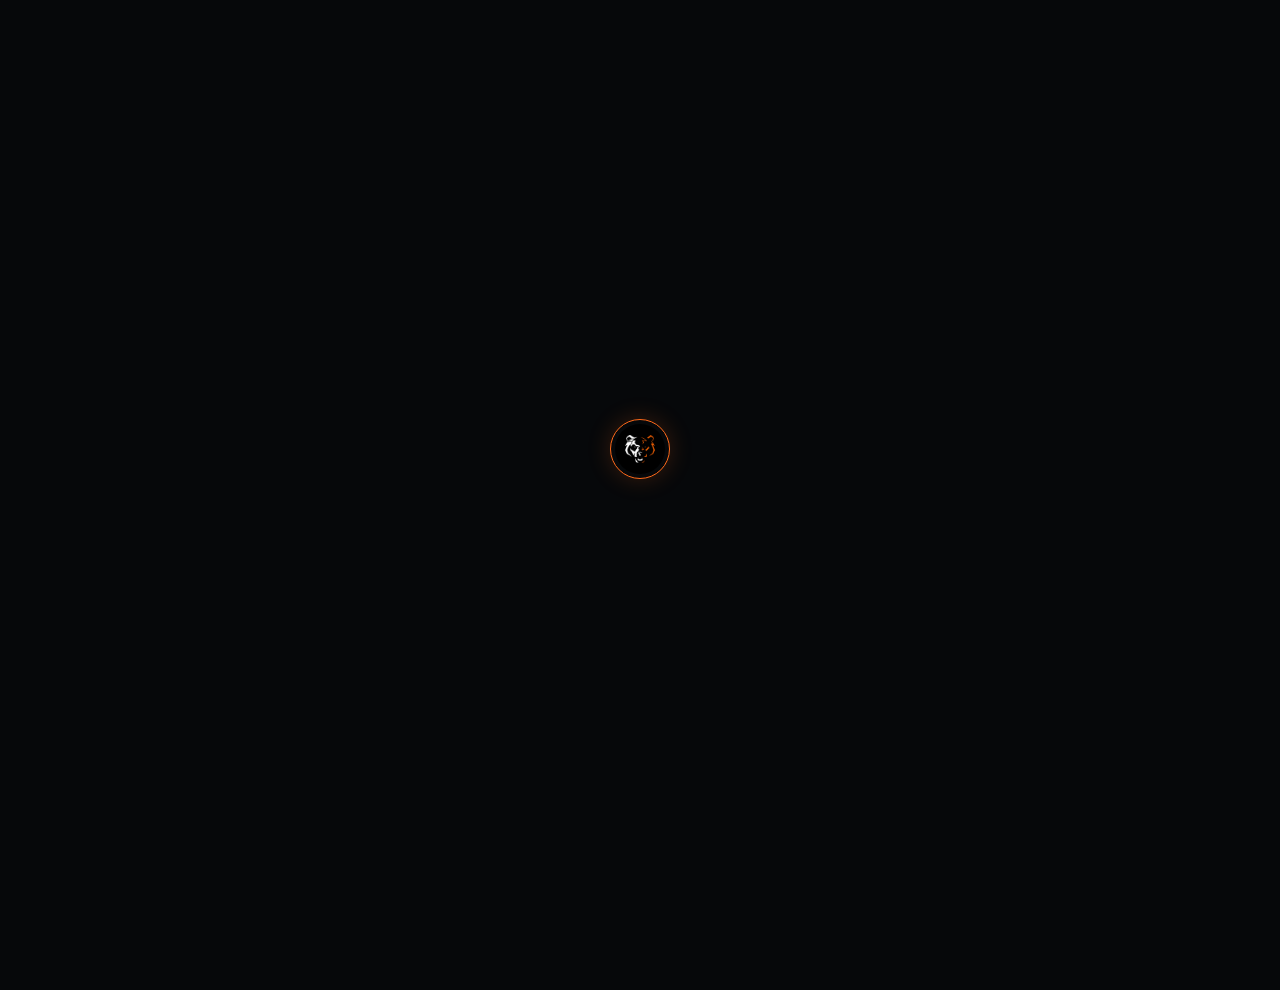
<file: devlog/baoboom-devlog-1/index.html>
<!doctype html>
<html style="background-color:#06080a" lang="en">
  <head>
    <meta charset="UTF-8" />
    <meta name="viewport" content="width=device-width, initial-scale=1.0" />
    <meta name="theme-color" content="#0a0c0f" />
    <meta name="description" content="Bao Boom is a 3D arcade game in Godot 4.4: you are a small dragon in a lantern-lit Chinese town the night before a festival. The guards stole the celebration, and you light every firework on the map before they catch you. 100 levels, 10 districts, one-touch controls, a tail that keeps growing. These are the technical problems that were not simple." />
  <meta name="robots" content="index, follow, max-image-preview:large" />
  <link rel="canonical" href="https://bullzargames.github.io/devlog/baoboom-devlog-1/" />
  <meta property="og:type" content="article" />
  <meta property="og:site_name" content="Bullzar Games" />
  <meta property="og:title" content="100 generated city levels, a dragon with no skeleton, and music synthesized from numpy (Godot 4 devlog) — Bullzar Games" />
  <meta property="og:description" content="Bao Boom is a 3D arcade game in Godot 4.4: you are a small dragon in a lantern-lit Chinese town the night before a festival. The guards stole the celebration, and you light every firework on the map before they catch you. 100 levels, 10 districts, one-touch controls, a tail that keeps growing. These are the technical problems that were not simple." />
  <meta property="og:url" content="https://bullzargames.github.io/devlog/baoboom-devlog-1/" />
  <meta property="og:image" content="https://bullzargames.github.io/images/logo-rast.jpeg" />
  <meta name="twitter:card" content="summary_large_image" />
  <meta name="twitter:title" content="100 generated city levels, a dragon with no skeleton, and music synthesized from numpy (Godot 4 devlog) — Bullzar Games" />
  <meta name="twitter:description" content="Bao Boom is a 3D arcade game in Godot 4.4: you are a small dragon in a lantern-lit Chinese town the night before a festival. The guards stole the celebration, and you light every firework on the map before they catch you. 100 levels, 10 districts, one-touch controls, a tail that keeps growing. These are the technical problems that were not simple." />
  <meta name="twitter:image" content="https://bullzargames.github.io/images/logo-rast.jpeg" />
  <script type="application/ld+json">
  {
    "@context": "https://schema.org",
    "@graph": [
      {
        "@type": "Organization",
        "name": "Bullzar Games",
        "url": "https://bullzargames.github.io/",
        "logo": "https://bullzargames.github.io/images/logo-rast.jpeg",
        "email": "bullzar.games@proton.me"
      },
      {
        "@type": "WebSite",
        "name": "Bullzar Games",
        "url": "https://bullzargames.github.io/",
        "description": "Bullzar Games is an independent game studio crafting distinct worlds and original gameplay.",
        "inLanguage": ["en","ru","fr","es","de","zh"]
      }
    ]
  }
  </script>
    <link rel="icon" type="image/jpeg" href="/images/logo-rast.jpeg?v=mwg4ucas" />
    <title>100 generated city levels, a dragon with no skeleton, and music synthesized from numpy (Godot 4 devlog) — Bullzar Games</title>
    <meta property="og:image" content="/images/logo-rast.jpeg?v=mwg4ucas">
    <meta name="twitter:card" content="summary_large_image">
    <meta name="twitter:image" content="/images/logo-rast.jpeg?v=mwg4ucas">
<!-- Cloudflare Web Analytics --><script type='module' src='https://static.cloudflareinsights.com/beacon.min.js' data-cf-beacon='{"token": "b21cc388a63a41fdb7a3f12f764a2267"}'></script><!-- End Cloudflare Web Analytics -->
<script src="https://challenges.cloudflare.com/turnstile/v0/api.js" async defer></script>
  <script type="module" crossorigin src="/assets/index-Ci9kkFlm.js"></script>
  <link rel="modulepreload" crossorigin href="/assets/isRecord-Kfmt-nk--BGze3w87.js">
  <link rel="stylesheet" crossorigin href="/assets/index-BlC3kDiY.css">
  <script type="application/ld+json">{"@context":"https://schema.org","@type":"Article","headline":"100 generated city levels, a dragon with no skeleton, and music synthesized from numpy (Godot 4 devlog)","description":"Bao Boom is a 3D arcade game in Godot 4.4: you are a small dragon in a lantern-lit Chinese town the night before a festival. The guards stole the celebration, and you light every firework on the map before they catch you. 100 levels, 10 districts, one-touch controls, a tail that keeps growing. These are the technical problems that were not simple.","url":"https://bullzargames.github.io/devlog/baoboom-devlog-1/","datePublished":"2026-11-09"}</script>
</head>
  <body style="background-color:#06080a;margin:0">
    <div id="app"><div style="min-height:100vh;background:#06080a;color:#c9d1d9;font-family:system-ui,-apple-system,'Segoe UI',sans-serif;padding:2rem;box-sizing:border-box">
  <main style="max-width:900px;margin:0 auto;padding-top:3rem">
    <nav aria-label="Breadcrumb" style="font-family:ui-monospace,Menlo,monospace;font-size:.7rem;letter-spacing:.14em;text-transform:uppercase;margin:0 0 1.5rem"><a href="https://bullzargames.github.io/" style="color:#8b949e;text-decoration:none">Home</a> <span style="color:#ff6a1a;opacity:.45">/</span> <a href="https://bullzargames.github.io/devlog/" style="color:#8b949e;text-decoration:none">Devlog</a> <span style="color:#ff6a1a;opacity:.45">/</span> <span style="color:#ffb27a">100 generated city levels, a dragon with no skeleton, and music synthesized from numpy (Godot 4 devlog)</span></nav>
    
    <p style="color:#ff6a1a;text-transform:uppercase;letter-spacing:.14em;font-size:.75rem;margin:0 0 .75rem">2026-11-09</p>
    <h1 style="color:#f0f3f6;font-size:clamp(1.8rem,4vw,3rem);margin:0 0 1rem">100 generated city levels, a dragon with no skeleton, and music synthesized from numpy (Godot 4 devlog)</h1>
    <p>I&#39;m making Bao Boom, a 3D arcade game in Godot 4.4: you&#39;re a small dragon in a lantern-lit Chinese town the night before a festival. The guards stole the celebration, and you light every firework on the map before they catch you. 100 levels, 10 districts, one-touch controls, a tail that keeps growing.</p>
<p>The premise is simple. These are the technical problems that weren&#39;t.</p>
<p>1. The firework you can&#39;t see — The camera looks from the south and above, which reads great until a tall building stands between the camera and the thing you need to find. A firework could sit three cells away and be completely invisible. Fix: an &#39;open cell&#39; rule in the item placer. A firework counts as visible only if the two cells south of it (y+1, y+2) are free and there&#39;s room on the sides. Otherwise the position is rejected. Level design turned out to depend on the view, not just the walkability graph.</p>
<p>2. 100 levels, none placed by hand — Levels are plain JSON grids (2 m per cell: # building, . street, F firework, P start…). A Python generator builds districts, buildings, squares, a guard pen with gates. Then a validator runs on all 100 and fails the build on: disconnected streets, dead ends, unreachable items, huge empty plazas or too-narrow passages. First pass had 56% building density and felt claustrophobic. A thinning script removes buildings from merged blocks and carves passages, re-validating after every step. Result: 47% density, same guarantees.</p>
<p>3. A dragon with no skeleton — The body is rebuilt every frame along the head&#39;s recorded path, with procedural meshes, and legs use simple IK. It bends instead of looking like a chain of beads. Controls were the real pain: on a grid, players don&#39;t aim at cells. Corner assist nudges the dragon into the opening when it clips a corner (up to ~0.95 m), and wall collision radius cut from 0.8 to 0.55 m while keeping the guard-catch radius at 0.8. Forgiving, but still fair.</p>
<p>4. Guards that don&#39;t twitch — Grid AI changes heading instantly when its target changes, and it looks broken. Capping the turn rate and adding smooth braking near gates fixed it — guards became readable, you can predict where they&#39;ll turn.</p>
<p>5. Music and textures from scripts — There are no audio files from outside the project. A script synthesizes pentatonic tracks (plucked guzheng, bowed erhu with glissando/vibrato, bass pluck, taiko, wood block) with numpy/scipy — one slow menu track plus five rhythmic level tracks. World textures are scripted too, so the whole look can be regenerated with one command.</p>
<p>Three scars — Level map ran at ~7 FPS on a laptop, caused by an earlier &#39;optimization&#39;. Fix: bake the background (sky, silhouettes, gates, trees) into one texture. Web build without threads (so it runs where cross-origin isolation isn&#39;t available): baked HUD frames/icons into textures, redraw the minimap less often, put distant objects to sleep, skip decor on weak devices. The demo is the same code as the full game, behind a build flag (10 of 100 levels, 2 of 8 skins). Demo contents are frozen and verified by a script, so nothing changes by accident.</p>
    <p style="margin-top:2rem"><a href="https://bullzargames.github.io/devlog/" style="color:#ffb27a">All devlog entries — Bullzar Games</a></p>
  </main>
</div></div>
  </body>
</html>
</file>
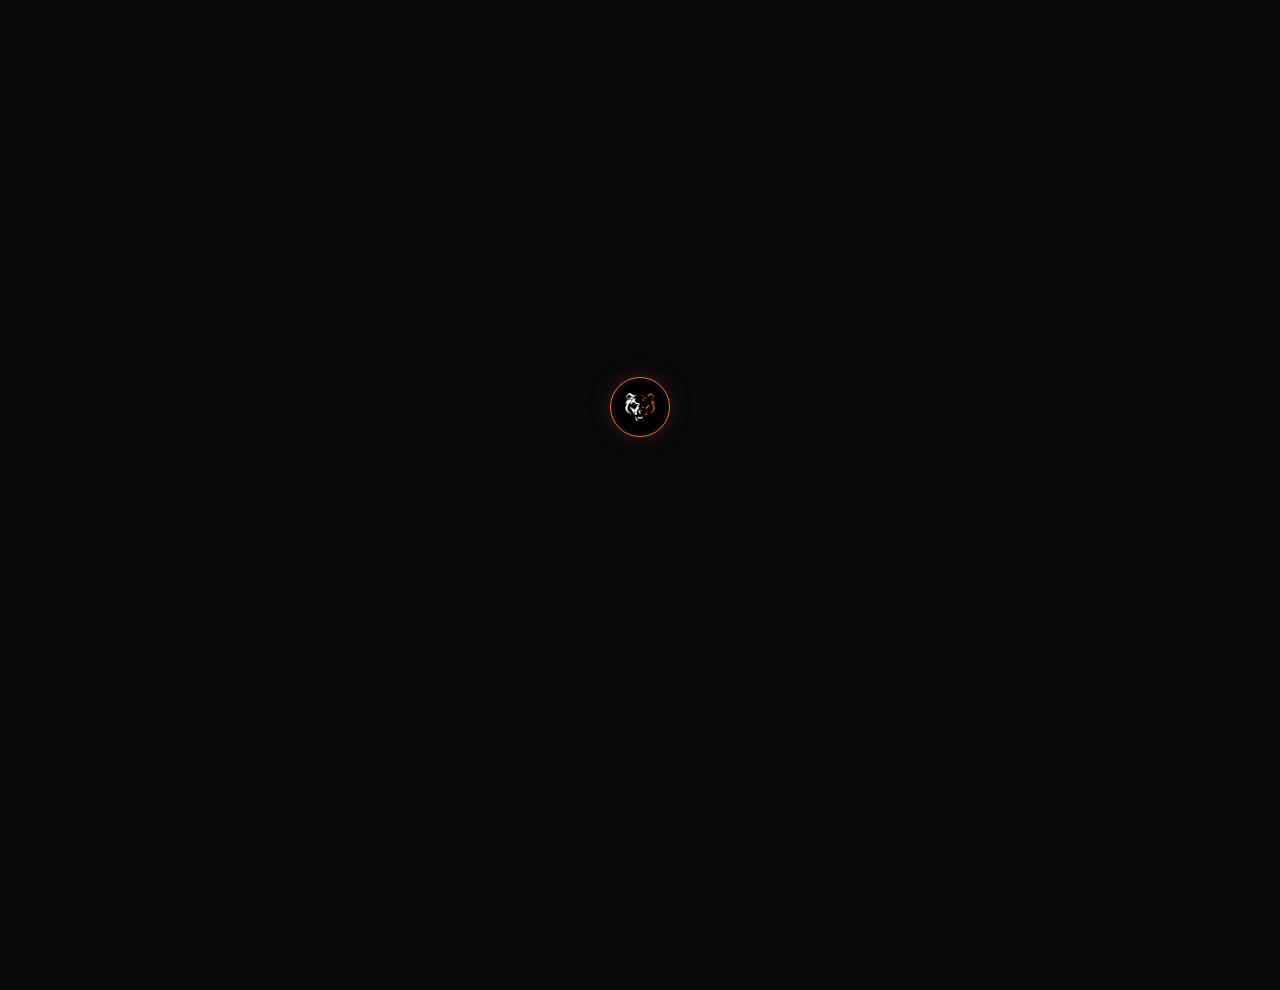
<file: games/baoboom/index.html>
<!doctype html>
<html style="background-color:#06080a" lang="en">
  <head>
    <meta charset="UTF-8" />
    <meta name="viewport" content="width=device-width, initial-scale=1.0" />
    <meta name="theme-color" content="#0a0c0f" />
    <meta name="description" content="A cute 3D arcade maze game: run through the lantern-lit streets of a Chinese festival night town, light every firework and avoid the guards. Grab the magic pearl and the dragon glows." />
  <meta name="robots" content="index, follow, max-image-preview:large" />
  <link rel="canonical" href="https://bullzargames.github.io/games/baoboom/" />
  <meta property="og:type" content="video.game" />
  <meta property="og:site_name" content="Bullzar Games" />
  <meta property="og:title" content="Bao Boom — Bullzar Games" />
  <meta property="og:description" content="A cute 3D arcade maze game: run through the lantern-lit streets of a Chinese festival night town, light every firework and avoid the guards. Grab the magic pearl and the dragon glows." />
  <meta property="og:url" content="https://bullzargames.github.io/games/baoboom/" />
  <meta property="og:image" content="https://cdn.sanity.io/images/p3j9iibk/production/42e8dcde98a67d07a5bd8a3b7cbd7078dce04b9f-3840x1240.png?w=1200&amp;fit=max" />
  <meta name="twitter:card" content="summary_large_image" />
  <meta name="twitter:title" content="Bao Boom — Bullzar Games" />
  <meta name="twitter:description" content="A cute 3D arcade maze game: run through the lantern-lit streets of a Chinese festival night town, light every firework and avoid the guards. Grab the magic pearl and the dragon glows." />
  <meta name="twitter:image" content="https://cdn.sanity.io/images/p3j9iibk/production/42e8dcde98a67d07a5bd8a3b7cbd7078dce04b9f-3840x1240.png?w=1200&amp;fit=max" />
  <script type="application/ld+json">
  {
    "@context": "https://schema.org",
    "@graph": [
      {
        "@type": "Organization",
        "name": "Bullzar Games",
        "url": "https://bullzargames.github.io/",
        "logo": "https://bullzargames.github.io/images/logo-rast.jpeg",
        "email": "bullzar.games@proton.me"
      },
      {
        "@type": "WebSite",
        "name": "Bullzar Games",
        "url": "https://bullzargames.github.io/",
        "description": "Bullzar Games is an independent game studio crafting distinct worlds and original gameplay.",
        "inLanguage": ["en","ru","fr","es","de","zh"]
      }
    ]
  }
  </script>
    <link rel="icon" type="image/jpeg" href="/images/logo-rast.jpeg?v=mwg4ucas" />
    <title>Bao Boom — Bullzar Games</title>
    
    <meta name="twitter:card" content="summary_large_image">
    
<!-- Cloudflare Web Analytics --><script type='module' src='https://static.cloudflareinsights.com/beacon.min.js' data-cf-beacon='{"token": "b21cc388a63a41fdb7a3f12f764a2267"}'></script><!-- End Cloudflare Web Analytics -->
<script src="https://challenges.cloudflare.com/turnstile/v0/api.js" async defer></script>
  <script type="module" crossorigin src="/assets/index-Ci9kkFlm.js"></script>
  <link rel="modulepreload" crossorigin href="/assets/isRecord-Kfmt-nk--BGze3w87.js">
  <link rel="stylesheet" crossorigin href="/assets/index-BlC3kDiY.css">
  <script type="application/ld+json">{"@context":"https://schema.org","@type":"VideoGame","name":"Bao Boom","description":"A cute 3D arcade maze game: run through the lantern-lit streets of a Chinese festival night town, light every firework and avoid the guards. Grab the magic pearl and the dragon glows.","url":"https://bullzargames.github.io/games/baoboom/","image":"https://cdn.sanity.io/images/p3j9iibk/production/42e8dcde98a67d07a5bd8a3b7cbd7078dce04b9f-3840x1240.png?w=1200&fit=max","genre":"Arcade, Maze","sameAs":["https://bullzar.itch.io/baoboom"]}</script>
</head>
  <body style="background-color:#06080a;margin:0">
    <div id="app"><div style="min-height:100vh;background:#06080a;color:#c9d1d9;font-family:system-ui,-apple-system,'Segoe UI',sans-serif;padding:2rem;box-sizing:border-box">
  <main style="max-width:900px;margin:0 auto;padding-top:3rem">
    <nav aria-label="Breadcrumb" style="font-family:ui-monospace,Menlo,monospace;font-size:.7rem;letter-spacing:.14em;text-transform:uppercase;margin:0 0 1.5rem"><a href="https://bullzargames.github.io/" style="color:#8b949e;text-decoration:none">Home</a> <span style="color:#ff6a1a;opacity:.45">/</span> <a href="https://bullzargames.github.io/games/" style="color:#8b949e;text-decoration:none">Games</a> <span style="color:#ff6a1a;opacity:.45">/</span> <span style="color:#ffb27a">Bao Boom</span></nav>
    <img src="https://cdn.sanity.io/images/p3j9iibk/production/42e8dcde98a67d07a5bd8a3b7cbd7078dce04b9f-3840x1240.png?w=1200&amp;fit=max" alt="Bao Boom" style="width:100%;max-width:900px;height:auto;border-radius:12px;display:block;margin:0 0 1.5rem" />
    <p style="color:#ff6a1a;text-transform:uppercase;letter-spacing:.14em;font-size:.75rem;margin:0 0 .75rem">Bullzar Games</p>
    <h1 style="color:#f0f3f6;font-size:clamp(1.8rem,4vw,3rem);margin:0 0 1rem">Bao Boom</h1>
    <p>Dragon Bao and the Lantern Festival</p>
<p>A cute 3D arcade maze game: run through the lantern-lit streets of a Chinese festival night town, light every firework and avoid the guards. Grab the magic pearl and the dragon glows.</p>
<p>Genres: Arcade, Maze</p>
    <p style="margin-top:2rem"><a href="https://bullzargames.github.io/games/" style="color:#ffb27a">All games — Bullzar Games</a></p>
  </main>
</div></div>
  </body>
</html>
</file>
<file: assets/index-BlC3kDiY.css>
@import url('https://fonts.googleapis.com/css2?family=Inter:wght@400;500;600;700&family=Oswald:wght@500;600;700&display=swap');
.header[data-v-e9112095] {
  position: fixed;
  inset: 0 0 auto;
  z-index: var(--z-nav);
  border-bottom: 1px solid var(--line-thin);
  background: rgba(8, 10, 13, 0.72);
  -webkit-backdrop-filter: blur(16px);
  backdrop-filter: blur(16px);
  height: 84px;
  transition:
    height 0.55s cubic-bezier(0.77, 0, 0.18, 1),
    background 0.45s ease,
    border-color 0.4s ease;
  overflow: visible;
}
.header--expanded[data-v-e9112095] {
  height: 50vh;
  background: #06080a;
  border-bottom-color: transparent;
  backdrop-filter: none;
  -webkit-backdrop-filter: none;
}
.header--preloading[data-v-e9112095] {
  z-index: 1200;
}
.header__inner[data-v-e9112095] {
  display: grid;
  grid-template-columns: 1fr auto 1fr;
  align-items: center;
  min-height: 84px;
  height: 100%;
  position: relative;
}

/* Invisible grid placeholder so center column width stays stable */
.header__logo-slot[data-v-e9112095] {
  width: 60px;
  height: 60px;
  justify-self: center;
  grid-column: 2;
  grid-row: 1;
  pointer-events: none;
  visibility: hidden;
}
.header__identity[data-v-e9112095] {
  display: flex;
  flex-direction: column;
  justify-self: start;
  gap: 0.15rem;
  text-decoration: none;
  transition: opacity 0.32s ease;
  grid-column: 1;
  grid-row: 1;
}
.header__identity--hidden[data-v-e9112095] {
  opacity: 0;
  pointer-events: none;
}
.header__kicker[data-v-e9112095] {
  color: var(--orange-400);
  font: 0.62rem var(--font-mono);
  letter-spacing: 0.17em;
  text-transform: uppercase;
}
.header__name[data-v-e9112095] {
  color: var(--text-hi);
  font: 600 1.2rem var(--font-display);
  letter-spacing: 0.08em;
  text-transform: uppercase;
}

/*
 * Logo always inside header.
 * Rest: center of header bar (grid col 2).
 * Seam: absolute at bottom center of expanded header (= screen midline).
 */
.header__logo[data-v-e9112095] {
  --logo-size: 60px;
  box-sizing: border-box;
  position: absolute;
  /*top: 50%;*/
  top: calc(100% - (var(--logo-size) / 2) - ( (84px - var(--logo-size)) / 2));
  left: 50%;
  right: auto;
  bottom: auto;
  transform: translate(-50%, -50%);
  display: inline-flex;
  align-items: center;
  justify-content: center;
  width: var(--logo-size);
  height: var(--logo-size);
  padding: 4px;
  border: 1px solid var(--orange-400);
  border-radius: 50%;
  background: var(--bg-void);
  box-shadow: 0 0 24px rgba(255, 106, 26, 0.2);
  z-index: 5;
  transition:
    width 0.45s cubic-bezier(0.22, 1, 0.36, 1),
    height 0.45s cubic-bezier(0.22, 1, 0.36, 1),
    top 0.55s cubic-bezier(0.77, 0, 0.18, 1),
    bottom 0.55s cubic-bezier(0.77, 0, 0.18, 1),
    left 0.55s cubic-bezier(0.77, 0, 0.18, 1),
    transform 0.55s cubic-bezier(0.77, 0, 0.18, 1),
    box-shadow 0.35s ease;
}
.header__logo[data-v-e9112095]:hover {
  box-shadow: 0 0 34px rgba(255, 106, 26, 0.42);
}

/* Keep the logo inside the header and pin its center to the seam between the 50vh panels. */
.header__logo--seam[data-v-e9112095] {
  top: 100%;
  transform: translate(-50%, -50%);
  z-index: 1300;
  margin: 0;
}
.header__logo--seam[data-v-e9112095]:hover {
  transform: translate(-50%, -50%);
}

/* Slight enlarge only — image stays upright */
.header__logo--spinning[data-v-e9112095] {
  --logo-size: 84px;

  box-shadow: 0 0 36px rgba(255, 106, 26, 0.45);
}

/* Orbiting orange glow (not the logo image) */
.header__logo-ring[data-v-e9112095] {
  position: absolute;
  inset: -11px;
  border-radius: 50%;
  pointer-events: none;
  opacity: 0;
  background: conic-gradient(
    from 0deg,
    transparent 0deg,
    rgba(255, 106, 26, 0.08) 50deg,
    rgba(255, 150, 50, 0.95) 95deg,
    rgba(255, 106, 26, 0.4) 140deg,
    transparent 190deg,
    transparent 360deg
  );
  -webkit-mask: radial-gradient(farthest-side, transparent calc(100% - 3px), #000 calc(100% - 2px));
  mask: radial-gradient(farthest-side, transparent calc(100% - 3px), #000 calc(100% - 2px));
  filter: drop-shadow(0 0 7px rgba(255, 106, 26, 0.8));
  transition: opacity 0.3s ease;
}
.header__logo--spinning .header__logo-ring[data-v-e9112095] {
  opacity: 1;
  animation: logo-ring-spin-e9112095 1.15s linear infinite;
}
@keyframes logo-ring-spin-e9112095 {
from { transform: rotate(0deg);
}
to { transform: rotate(360deg);
}
}
.header__logo-image[data-v-e9112095] {
  position: relative;
  z-index: 1;
  width: 100%;
  height: 100%;
  object-fit: cover;
  border-radius: 50%;
}
.lang-switcher[data-v-e9112095] {
  position: relative;
  justify-self: end;
  transition: opacity 0.32s ease;
  grid-column: 3;
  grid-row: 1;
}
.lang-switcher--hidden[data-v-e9112095] {
  opacity: 0;
  pointer-events: none;
}
.lang-switcher__btn[data-v-e9112095] {
  display: flex;
  align-items: center;
  gap: 0.45rem;
  padding: 0.5rem 0.9rem;
  border: 1px solid var(--line-steel);
  border-radius: 999px;
  outline: none;
  background: rgba(255, 255, 255, 0.03);
  color: var(--text-hi);
  font: 0.72rem var(--font-mono);
  letter-spacing: 0.1em;
  cursor: pointer;
  transition: border-color 0.25s, background 0.25s, box-shadow 0.25s;
}
.lang-switcher__btn[data-v-e9112095]:hover,
.lang-switcher--open .lang-switcher__btn[data-v-e9112095] {
  border-color: var(--orange-400);
  background: rgba(255, 106, 26, 0.1);
  box-shadow: 0 0 14px rgba(255, 106, 26, 0.22);
}
.lang-switcher__globe[data-v-e9112095] {
  width: 16px;
  height: 16px;
  color: var(--orange-400);
  flex-shrink: 0;
}
.lang-switcher__chevron[data-v-e9112095] {
  width: 14px;
  height: 14px;
  color: var(--text-mid);
  transition: transform 0.25s var(--ease-out);
}
.lang-switcher--open .lang-switcher__chevron[data-v-e9112095] {
  transform: rotate(180deg);
  color: var(--orange-400);
}
.lang-switcher__menu[data-v-e9112095] {
  position: absolute;
  top: calc(100% + 0.5rem);
  right: 0;
  z-index: var(--z-overlay);
  min-width: 190px;
  margin: 0;
  padding: 0.4rem;
  list-style: none;
  background: linear-gradient(165deg, var(--bg-panel-2), var(--bg-near));
  border: 1px solid var(--line-steel);
  border-radius: var(--radius-md);
  box-shadow: 0 20px 60px rgba(0, 0, 0, 0.6), var(--glow-orange-soft);
  overflow: hidden;
}
.lang-switcher__option[data-v-e9112095] {
  display: flex;
  align-items: center;
  gap: 0.6rem;
  padding: 0.6rem 0.75rem;
  border-radius: var(--radius-sm);
  cursor: pointer;
  transition: background 0.2s, color 0.2s;
}
.lang-switcher__option[data-v-e9112095]:hover {
  background: rgba(255, 106, 26, 0.1);
}
.lang-switcher__option--active[data-v-e9112095] {
  background: rgba(255, 106, 26, 0.12);
  color: var(--orange-300);
}
.lang-switcher__option-code[data-v-e9112095] {
  font-family: var(--font-mono);
  font-size: 0.72rem;
  letter-spacing: 0.08em;
  min-width: 30px;
  color: var(--orange-400);
}
.lang-switcher__option-native[data-v-e9112095] {
  flex: 1;
  font-size: 0.82rem;
  color: var(--text-hi);
}
.lang-switcher__option--active .lang-switcher__option-native[data-v-e9112095] {
  color: var(--orange-300);
}
.lang-switcher__check[data-v-e9112095] {
  width: 16px;
  height: 16px;
  color: var(--orange-400);
  flex-shrink: 0;
}
.lang-dropdown-enter-active[data-v-e9112095],
.lang-dropdown-leave-active[data-v-e9112095] {
  transition: opacity 0.22s ease, transform 0.22s var(--ease-out);
}
.lang-dropdown-enter-from[data-v-e9112095],
.lang-dropdown-leave-to[data-v-e9112095] {
  opacity: 0;
  transform: translateY(-8px) scale(0.97);
}
@media (max-width: 600px) {

  /*.header { height: 64px; }
  .header__inner { min-height: 64px; }*/
.header__kicker[data-v-e9112095] { font-size: 0.46rem; letter-spacing: 0.08em;
}
.header__name[data-v-e9112095] { font-size: 0.72rem;
}
.header__logo[data-v-e9112095] { --logo-size: 44px;
}
.header__logo-slot[data-v-e9112095] { width: 44px; height: 44px;
}
.header__logo--spinning[data-v-e9112095] { --logo-size: 64px;
}
.lang-switcher__btn[data-v-e9112095] { padding: 0.4rem 0.7rem; gap: 0.35rem; font-size: 0.62rem;
}
.lang-switcher__globe[data-v-e9112095] { width: 14px; height: 14px;
}
.lang-switcher__menu[data-v-e9112095] { min-width: 170px;
}
.lang-switcher__option[data-v-e9112095] { padding: 0.5rem 0.6rem;
}
.lang-switcher__option-native[data-v-e9112095] { font-size: 0.74rem;
}
}


.footer[data-v-5ebe6b7d] {
  position: fixed;
  right: 0;
  bottom: 0;
  left: 0;
  z-index: var(--z-nav);
  background: rgba(8, 10, 13, 0.94);
  border-top: 1px solid var(--line-thin);
  -webkit-backdrop-filter: blur(16px);
  backdrop-filter: blur(16px);
  height: 90px;
  transition:
    height 0.5s cubic-bezier(0.77, 0, 0.18, 1),
    background 0.5s ease,
    border-color 0.4s ease;
  overflow: hidden;
  display: flex;
  flex-direction: column;
  justify-content: flex-end;
}
.footer--expanded[data-v-5ebe6b7d] {
  height: 50vh;
  background: #06080a;
  border-top-color: transparent;
  backdrop-filter: none;
  -webkit-backdrop-filter: none;
}
.footer--preloading[data-v-5ebe6b7d] {
  z-index: 1100;
}
.footer[data-v-5ebe6b7d]::before {
  content: '';
  position: absolute;
  top: 0;
  left: 50%;
  transform: translateX(-50%);
  width: 60%;
  height: 1px;
  background: linear-gradient(
      90deg,
      transparent,
      var(--orange-400),
      transparent
  );
  opacity: 0.5;
  transition: opacity 0.6s ease;
  pointer-events: none;
}
.footer--expanded[data-v-5ebe6b7d]::before {
  opacity: 0;
}
.footer__row[data-v-5ebe6b7d] {
  display: flex;
  align-items: center;
  padding: 0.35rem var(--gutter);
  gap: 1rem;
  transition: opacity 0.32s ease;
}
.footer__row--hidden[data-v-5ebe6b7d] {
  opacity: 0;
  pointer-events: none;
}
.footer__nav[data-v-5ebe6b7d] {
  justify-content: center;
  flex-wrap: wrap;
  gap: clamp(1rem, 3vw, 2.25rem);
  min-height: 44px;
  overflow-x: auto;
  scrollbar-width: none;
}
.footer__nav[data-v-5ebe6b7d]::-webkit-scrollbar { display: none;
}
.footer__link[data-v-5ebe6b7d] {
  color: var(--text-mid);
  font-size: 0.85rem;
  transition: color 0.25s;
  white-space: nowrap;
}
.footer__link[data-v-5ebe6b7d]:hover {
  color: var(--orange-300);
}
.footer__bar[data-v-5ebe6b7d] {
  justify-content: space-between;
  border-top: 1px solid var(--line-faint);
  min-height: 40px;
}
.footer__copy[data-v-5ebe6b7d] {
  font-size: 0.62rem;
  color: var(--text-low);
  white-space: nowrap;
}
.footer__note[data-v-5ebe6b7d] {
  flex: 1;
  min-width: 0;
  overflow: hidden;
  text-overflow: ellipsis;
  white-space: nowrap;
  font-size: 0.6rem;
  color: var(--text-dim);
  text-align: center;
}
.footer__support[data-v-5ebe6b7d] {
  display: flex;
  align-items: center;
  gap: 0.75rem;
  flex-shrink: 0;
}
.footer__support-label[data-v-5ebe6b7d] {
  font-size: 0.6rem;
  letter-spacing: 0.18em;
  text-transform: uppercase;
  color: var(--orange-400);
  white-space: nowrap;
}
.footer__donate-link[data-v-5ebe6b7d] {
  display: inline-flex;
  align-items: center;
  padding: 0.25rem 0.8rem;
  border: 1px solid var(--line-steel);
  border-radius: var(--radius-sm);
  font-size: 0.72rem;
  font-family: var(--font-display);
  letter-spacing: 0.05em;
  color: var(--text-hi);
  transition: border-color 0.25s, background 0.25s, box-shadow 0.25s, color 0.25s;
}
.footer__donate-link[data-v-5ebe6b7d]:hover {
  border-color: var(--orange-400);
  background: rgba(255, 106, 26, 0.1);
  box-shadow: var(--glow-orange-soft);
  color: var(--orange-200);
}
@media (max-width: 600px) {
.footer__nav[data-v-5ebe6b7d] {
    gap: 1.2rem;
    min-height: 38px;
    padding-top: 0px;
}
.footer__link[data-v-5ebe6b7d] { font-size: 0.68rem;
}
.footer__bar[data-v-5ebe6b7d] { flex-wrap: wrap; gap: 0.4rem; padding: 0.3rem var(--gutter);
}
.footer__copy[data-v-5ebe6b7d] { font-size: 0.52rem;
}
.footer__note[data-v-5ebe6b7d] { display: none;
}
.footer__support-label[data-v-5ebe6b7d] { display: none;
}
.footer__donate-link[data-v-5ebe6b7d] { padding: 0.2rem 0.6rem; font-size: 0.62rem;
}
}

/* Menu trigger button (mobile, styled like support links) */
.footer__menu-trigger[data-v-5ebe6b7d] {
  display: none;
  padding: 0.4rem 0.9rem;
  border: 1px solid var(--line-steel);
  border-radius: 999px;
  background: rgba(255, 255, 255, 0.03);
  color: var(--text-hi);
  font: 0.72rem var(--font-mono);
  letter-spacing: 0.1em;
  text-transform: uppercase;
  cursor: pointer;
  transition: border-color 0.25s, background 0.25s, color 0.25s;
}
.footer__menu-trigger[data-v-5ebe6b7d]:hover {
  border-color: var(--orange-400);
  background: rgba(255, 106, 26, 0.1);
  color: var(--orange-300);
}

/* Full-screen menu modal (like feedback modal) */
.footer__menu-modal[data-v-5ebe6b7d] {
  position: fixed;
  inset: 0;
  z-index: 2000;
  display: grid;
  place-items: center;
  padding: var(--gutter, 1.5rem);
  background: rgba(3, 5, 7, 0.82);
  backdrop-filter: blur(12px);
  -webkit-backdrop-filter: blur(12px);
}
.footer__menu-card[data-v-5ebe6b7d] {
  position: relative;
  width: min(100%, 520px);
  max-height: 92vh;
  overflow-y: auto;
  scrollbar-width: none;
  padding: clamp(1.5rem, 5vw, 3rem);
  background: linear-gradient(145deg, var(--bg-panel-2), var(--bg-near));
  border: 1px solid var(--line-steel);
  box-shadow: 0 30px 100px rgba(0, 0, 0, 0.6), var(--glow-orange-soft);
}
.footer__menu-card[data-v-5ebe6b7d]::-webkit-scrollbar { display: none;
}
.footer__menu-card[data-v-5ebe6b7d]::before {
  content: '';
  position: absolute;
  inset: 0;
  border: 1px solid rgba(255, 106, 26, 0.25);
  clip-path: polygon(0 0, 36px 0, 36px 1px, 0 1px, 0 36px, 1px 36px, 1px 0);
  pointer-events: none;
}
.footer__menu-close[data-v-5ebe6b7d] {
  position: absolute;
  top: 1.25rem;
  right: 1.25rem;
  width: 36px;
  height: 36px;
  display: grid;
  place-items: center;
}
.footer__menu-close span[data-v-5ebe6b7d] {
  position: absolute;
  top: 17px;
  left: 8px;
  width: 20px;
  height: 1px;
  background: var(--text-mid);
  transition: background 0.25s;
}
.footer__menu-close span[data-v-5ebe6b7d]:first-child { transform: rotate(45deg);
}
.footer__menu-close span[data-v-5ebe6b7d]:last-child { transform: rotate(-45deg);
}
.footer__menu-close:hover span[data-v-5ebe6b7d] { background: var(--orange-300);
}
.footer__menu-link[data-v-5ebe6b7d] {
  display: block;
  padding: 0.9rem 0.5rem;
  color: var(--text-hi);
  font-size: 1.05rem;
  letter-spacing: 0.08em;
  text-transform: uppercase;
  text-decoration: none;
  border-bottom: 1px solid rgba(255, 255, 255, 0.06);
  transition: color 0.2s, padding-left 0.2s;
}
.footer__menu-link[data-v-5ebe6b7d]:hover { color: var(--orange-400); padding-left: 0.85rem;
}
.footer__menu-link[data-v-5ebe6b7d]:last-child { border-bottom: 0;
}
.modal-enter-active[data-v-5ebe6b7d], .modal-leave-active[data-v-5ebe6b7d] { transition: opacity 0.3s ease;
}
.modal-enter-active .footer__menu-card[data-v-5ebe6b7d], .modal-leave-active .footer__menu-card[data-v-5ebe6b7d] { transition: transform 0.35s var(--ease-out), opacity 0.3s ease;
}
.modal-enter-from[data-v-5ebe6b7d], .modal-leave-to[data-v-5ebe6b7d] { opacity: 0;
}
.modal-enter-from .footer__menu-card[data-v-5ebe6b7d], .modal-leave-to .footer__menu-card[data-v-5ebe6b7d] { opacity: 0; transform: translateY(18px) scale(0.98);
}
@media (max-width: 720px) {
.footer__nav[data-v-5ebe6b7d] { justify-content: center; align-items: center;
}
.footer__nav a[data-v-5ebe6b7d] { display: none;
}
.footer__menu-trigger[data-v-5ebe6b7d] { display: inline-flex;
}
.footer__menu-modal[data-v-5ebe6b7d] { padding: 0; background: var(--bg-near);
}
.footer__menu-card[data-v-5ebe6b7d] {
    width: 100%;
    min-height: 100vh;
    max-height: 100vh;
    border: 0;
    box-shadow: none;
    border-radius: 0;
}
.footer__menu-card[data-v-5ebe6b7d]::before { display: none;
}
.footer__menu-close[data-v-5ebe6b7d] { top: 1rem; right: 1rem; width: 40px; height: 40px;
}
.footer__menu-close span[data-v-5ebe6b7d] { top: 19px; left: 10px; width: 20px;
}
}
@media (min-width: 721px) {
.footer__menu-modal[data-v-5ebe6b7d] { display: none;
}
}
@media (max-width: 600px) {
.footer__nav[data-v-5ebe6b7d] { padding-bottom: 10px;
}
}

.ember-field[data-v-d092bed6] {
  position: absolute;
  inset: 0;
  height: var(--ember-area);
  overflow: hidden;
  pointer-events: none;
  z-index: 1;
}

.hero[data-v-6e53993a] {
  position: relative;
  min-height: 100vh;
  display: flex;
  align-items: center;
  overflow: hidden;
  background: radial-gradient(ellipse at 65% 40%, #161b22 0%, #0c1015 40%, var(--bg-void) 80%);
  padding-top: 80px;
}
.hero__bg[data-v-6e53993a] { position: absolute; inset: 0; z-index: var(--z-bg); pointer-events: none;
}
.hero__glow[data-v-6e53993a] {
  position: absolute;
  width: 600px; height: 600px; border-radius: 50%;
  background: radial-gradient(circle, rgba(255, 106, 26, 0.15) 0%, transparent 65%);
  top: 20%; right: 10%; filter: blur(40px);
}
.hero__glow--2[data-v-6e53993a] {
  background: radial-gradient(circle, rgba(74, 87, 100, 0.12) 0%, transparent 65%);
  top: 50%; left: -10%; width: 500px; height: 500px;
}
.hero__scan[data-v-6e53993a] {
  position: absolute; inset: 0;
  background: linear-gradient(180deg, transparent 0%, rgba(255, 106, 26, 0.03) 50%, transparent 100%);
  background-size: 100% 4px; opacity: 0.5;
}
.hero__inner[data-v-6e53993a] {
  position: relative;
  z-index: var(--z-content);
  display: grid;
  grid-template-columns: 1fr;
  gap: 2.5rem;
  align-items: center;
  padding-block: 2rem;
}
@media (min-width: 900px) {
.hero__inner[data-v-6e53993a] { grid-template-columns: 1.3fr auto; gap: 3rem;
}
}
.hero__copy[data-v-6e53993a] { max-width: 620px;
}
.hero__title[data-v-6e53993a] {
  font-size: clamp(2.5rem, 7vw, 5.5rem);
  line-height: 0.98;
  margin-block: 1rem 1.5rem;
}
.hero__line[data-v-6e53993a] { display: block;
}
.hero__line--accent[data-v-6e53993a] {
  color: transparent;
  background: linear-gradient(135deg, var(--orange-200), var(--orange-400), var(--orange-600));
  -webkit-background-clip: text;
  background-clip: text;
  filter: drop-shadow(0 0 24px rgba(255, 106, 26, 0.25));
}
.hero__sub[data-v-6e53993a] {
  font-size: clamp(1.05rem, 2vw, 1.35rem);
  color: var(--text-mid);
  max-width: 40ch;
  margin-bottom: 2rem;
}
.hero__actions[data-v-6e53993a] {
  display: flex;
  flex-direction: column;
  align-items: flex-end;
  gap: 1.5rem;
}
.hero__cta[data-v-6e53993a] {
  display: flex;
  flex-wrap: wrap;
  gap: 1rem;
  justify-content: flex-end;
}
.hero__meta[data-v-6e53993a] {
  display: flex;
  align-items: center;
  gap: 1rem;
  justify-content: flex-end;
}
@media (max-width: 899px) {
.hero__actions[data-v-6e53993a] { align-items: flex-start;
}
.hero__cta[data-v-6e53993a] { justify-content: flex-start;
}
.hero__meta[data-v-6e53993a] { justify-content: flex-start;
}
}
.hero__scroll[data-v-6e53993a] {
  position: absolute; bottom: 1.5rem; left: 50%; transform: translateX(-50%);
  display: flex; flex-direction: column; align-items: center; gap: 0.5rem;
  z-index: var(--z-content); text-decoration: none;
}
.hero__scroll-text[data-v-6e53993a] { font-size: 0.65rem; letter-spacing: 0.3em; color: var(--text-low);
}
.hero__scroll-line[data-v-6e53993a] {
  width: 1px; height: 40px;
  background: linear-gradient(180deg, var(--orange-400), transparent);
  animation: scroll-pulse-6e53993a 2s ease-in-out infinite;
}
@keyframes scroll-pulse-6e53993a {
0%, 100% { opacity: 0.3; transform: scaleY(0.5); transform-origin: top;
}
50% { opacity: 1; transform: scaleY(1);
}
}
@media (prefers-reduced-motion: reduce) {
.hero__scroll-line[data-v-6e53993a] { animation: none;
}
}

.studio[data-v-43180605] { position: relative; background: var(--bg-near); overflow: hidden;
}
.studio__inner[data-v-43180605] { position: relative; z-index: var(--z-content);
}
.studio__header[data-v-43180605] { max-width: 720px; margin-bottom: 3rem;
}
.studio__lead[data-v-43180605] { font-size: 1.1rem; color: var(--text-mid);
}
.studio__grid[data-v-43180605] { display: grid; grid-template-columns: 1fr; gap: 1.25rem;
}
@media (min-width: 640px) {
.studio__grid[data-v-43180605] { grid-template-columns: repeat(2, 1fr);
}
}
@media (min-width: 1024px) {
.studio__grid[data-v-43180605] { grid-template-columns: repeat(4, 1fr);
}
}
.studio__card[data-v-43180605] { position: relative; padding: 2rem 1.75rem; background: linear-gradient(165deg, var(--bg-panel), var(--bg-near)); border: 1px solid var(--line-faint); border-radius: var(--radius-md); overflow: hidden; transition: border-color 0.4s var(--ease-out), transform 0.3s var(--ease-out);
}
.studio__card[data-v-43180605]:hover { border-color: rgba(255, 106, 26, 0.35); transform: translateY(-4px);
}
.studio__index[data-v-43180605] { display: block; font-size: 0.75rem; letter-spacing: 0.2em; color: var(--orange-400); margin-bottom: 1rem;
}
.studio__name[data-v-43180605] { font-size: 1.25rem; margin-bottom: 0.75rem; line-height: 1.2;
}
.studio__body[data-v-43180605] { font-size: 0.9rem; color: var(--text-low); max-width: none;
}
.studio__line[data-v-43180605] { display: block; position: absolute; bottom: 0; left: 0; height: 2px; width: 0; background: linear-gradient(90deg, var(--orange-400), transparent); transition: width 0.5s var(--ease-out);
}
.studio__card:hover .studio__line[data-v-43180605] { width: 100%;
}

.process[data-v-9da61001] { position: relative; background: linear-gradient(180deg, var(--bg-near), var(--bg-void)); overflow: hidden;
}
.process__bg[data-v-9da61001] { position: absolute; inset: 0; z-index: 0;
}
.process__inner[data-v-9da61001] { position: relative; z-index: var(--z-content);
}
.process__header[data-v-9da61001] { text-align: center; margin-bottom: 4rem; display: flex; flex-direction: column; align-items: center;
}
.process__header .section-eyebrow[data-v-9da61001] { justify-content: center;
}
.process__lead[data-v-9da61001] { color: var(--text-mid); max-width: 52ch; text-align: center;
}
.process__timeline[data-v-9da61001] { position: relative; padding: 1rem 0;
}
.process__track[data-v-9da61001] { position: absolute; left: 50%; top: 0; bottom: 0; width: 1px; transform: translateX(-50%);
}
.process__track-line[data-v-9da61001] { display: block; width: 100%; height: 100%; background: linear-gradient(180deg, transparent, var(--line-steel) 10%, var(--line-steel) 90%, transparent);
}
.process__step[data-v-9da61001] { position: relative; display: flex; align-items: flex-start; margin-bottom: 2.5rem; padding-right: 50%; padding-left: 0;
}
.process__step--right[data-v-9da61001] { padding-left: 50%; padding-right: 0;
}
@media (max-width: 767px) {
.process__track[data-v-9da61001] { left: 20px;
}
.process__step[data-v-9da61001], .process__step--right[data-v-9da61001] { padding-left: 50px; padding-right: 0;
}
}
.process__node[data-v-9da61001] { position: absolute; left: 50%; top: 1.5rem; transform: translateX(-50%); width: 20px; height: 20px; display: flex; align-items: center; justify-content: center;
}
@media (max-width: 767px) {
.process__node[data-v-9da61001] { left: 20px;
}
}
.process__node-dot[data-v-9da61001] { position: relative; z-index: 2; width: 10px; height: 10px; border-radius: 50%; background: var(--orange-400); box-shadow: 0 0 10px rgba(255, 106, 26, 0.6);
}
.process__node-ring[data-v-9da61001] { position: absolute; width: 20px; height: 20px; border-radius: 50%; border: 1px solid var(--orange-400); opacity: 0.5; animation: ring-pulse-9da61001 2.5s ease-in-out infinite;
}
@keyframes ring-pulse-9da61001 {
0%, 100% { transform: scale(1); opacity: 0.5;
}
50% { transform: scale(1.4); opacity: 0;
}
}
.process__card[data-v-9da61001] { padding: 1.5rem 1.75rem;
}
.process__step--right .process__card[data-v-9da61001] { margin-left: 2rem;
}
.process__step:not(.process__step--right) .process__card[data-v-9da61001] { margin-right: 2rem; text-align: right;
}
@media (max-width: 767px) {
.process__step--right .process__card[data-v-9da61001], .process__step:not(.process__step--right) .process__card[data-v-9da61001] { margin-left: 0; margin-right: 0; text-align: left;
}
}
.process__phase[data-v-9da61001] { display: block; font-size: 0.7rem; letter-spacing: 0.25em; color: var(--orange-400); margin-bottom: 0.5rem;
}
.process__title[data-v-9da61001] { font-size: 1.4rem; margin-bottom: 0.5rem;
}
.process__body[data-v-9da61001] { font-size: 0.9rem; color: var(--text-low); max-width: none;
}
@media (prefers-reduced-motion: reduce) {
.process__node-ring[data-v-9da61001] { animation: none;
}
}

.devlog[data-v-dd7472fb] { position: relative; background: var(--bg-near); overflow: hidden;
}
.devlog__inner[data-v-dd7472fb] { position: relative; z-index: var(--z-content);
}
.devlog__header[data-v-dd7472fb] { text-align: center; margin-bottom: 3rem; display: flex; flex-direction: column; align-items: center;
}
.devlog__header .section-eyebrow[data-v-dd7472fb] { justify-content: center;
}
.devlog__lead[data-v-dd7472fb] { color: var(--text-mid);
}
.devlog__all[data-v-dd7472fb] { display: inline-block; margin-top: 1rem; font-size: 0.85rem; color: var(--orange-400); border-bottom: 1px solid rgba(255,106,26,0.35);
}
.devlog__empty[data-v-dd7472fb] { display: flex; flex-direction: column; align-items: center; text-align: center; padding: 3rem 2rem; max-width: 460px; margin: 0 auto; background: linear-gradient(165deg, var(--bg-panel), var(--bg-near)); border: 1px dashed var(--line-steel); border-radius: var(--radius-lg);
}
.devlog__empty-icon[data-v-dd7472fb] { width: 64px; height: 64px; margin-bottom: 1.5rem; opacity: 0.7;
}
.devlog__empty-icon svg[data-v-dd7472fb] { width: 100%; height: 100%;
}
.devlog__empty-title[data-v-dd7472fb] { font-size: 1.4rem; margin-bottom: 0.75rem;
}
.devlog__empty-text[data-v-dd7472fb] { color: var(--text-low); font-size: 0.95rem;
}
.devlog__list[data-v-dd7472fb] { display: flex; flex-direction: column; gap: 1.5rem; max-width: 760px; margin: 0 auto;
}
.devlog__entry[data-v-dd7472fb] { display: block; color: inherit; text-decoration: none; padding: 2rem; background: linear-gradient(165deg, var(--bg-panel), var(--bg-near)); border: 1px solid var(--line-faint); border-radius: var(--radius-md); transition: border-color 0.4s var(--ease-out), transform 0.3s var(--ease-out);
}
.devlog__entry[data-v-dd7472fb]:hover { border-color: rgba(255, 106, 26, 0.3); transform: translateX(4px);
}
.devlog__entry-date[data-v-dd7472fb] { display: flex; align-items: center; gap: 1rem; margin-bottom: 0.75rem;
}
.devlog__entry-date .mono[data-v-dd7472fb] { font-size: 0.75rem; letter-spacing: 0.1em; color: var(--text-low);
}
.devlog__entry-title[data-v-dd7472fb] { font-size: 1.35rem; margin-bottom: 0.5rem;
}
.devlog__entry-summary[data-v-dd7472fb] { color: var(--text-mid); font-size: 0.95rem;
}

.contact[data-v-17b13317] { position: relative; background: radial-gradient(ellipse at center, #161b22 0%, var(--bg-void) 70%); overflow: hidden;
}
.contact__bg[data-v-17b13317] { position: absolute; inset: 0; z-index: 0;
}
.contact__glow[data-v-17b13317] { position: absolute; width: 600px; height: 600px; border-radius: 50%; background: radial-gradient(circle, rgba(255, 106, 26, 0.12), transparent 65%); top: 30%; left: 50%; transform: translateX(-50%); filter: blur(50px);
}
.contact__inner[data-v-17b13317] { position: relative; z-index: var(--z-content);
}
.contact__content[data-v-17b13317] { display: flex; flex-direction: column; align-items: center; max-width: 720px; margin: 0 auto; text-align: center;
}
.contact__eyebrow[data-v-17b13317] { justify-content: center;
}
.contact__title[data-v-17b13317] { font-size: clamp(2.5rem, 7vw, 5rem); line-height: 1; margin-block: 1rem 1.5rem;
}
.contact__text[data-v-17b13317] { color: var(--text-mid); font-size: 1.1rem; margin-bottom: 2.5rem;
}
.contact__actions[data-v-17b13317] { display: flex; align-items: center; justify-content: center; flex-wrap: wrap; gap: 1rem; width: 100%;
}
.contact__email[data-v-17b13317] { display: flex; align-items: center; gap: 1.25rem; padding: 1.2rem 1.5rem; background: linear-gradient(135deg, var(--bg-panel), var(--bg-near)); border: 1px solid var(--line-steel); border-radius: var(--radius-md); text-decoration: none; transition: border-color 0.4s var(--ease-out), box-shadow 0.4s var(--ease-out), transform 0.3s var(--ease-out); max-width: 420px; position: relative; overflow: hidden;
}
.contact__email[data-v-17b13317]::before { content: ''; position: absolute; inset: 0; background: linear-gradient(105deg, transparent 40%, rgba(255,106,26,0.08) 50%, transparent 60%); transform: translateX(-100%); transition: transform 0.6s var(--ease-out);
}
.contact__email[data-v-17b13317]:hover::before { transform: translateX(100%);
}
.contact__email[data-v-17b13317]:hover { border-color: var(--orange-400); box-shadow: var(--glow-orange-soft); transform: translateY(-2px);
}
.contact__email-label[data-v-17b13317] { font-size: 0.65rem; letter-spacing: 0.25em; text-transform: uppercase; color: var(--orange-400);
}
.contact__email-addr[data-v-17b13317] { font-family: var(--font-mono); font-size: clamp(0.75rem, 3vw, 0.95rem); color: var(--text-hi); word-break: break-all;
}
.contact__email-arrow[data-v-17b13317] { font-size: 1.5rem; color: var(--orange-400); transition: transform 0.3s var(--ease-out);
}
.contact__email:hover .contact__email-arrow[data-v-17b13317] { transform: translateX(4px);
}
.contact__social[data-v-17b13317] { display: flex; flex-wrap: wrap; gap: 1rem; margin-top: 2rem;
}
.feedback-modal[data-v-17b13317] { position: fixed; inset: 0; z-index: var(--z-overlay); display: grid; place-items: center; padding: var(--gutter); background: rgba(3, 5, 7, 0.82); backdrop-filter: blur(12px); -webkit-backdrop-filter: blur(12px);
}
.feedback-modal__card[data-v-17b13317] { position: relative; width: min(100%, 680px); max-height: 92vh; overflow-y: auto; scrollbar-width: none; padding: clamp(1.5rem, 5vw, 3rem); background: linear-gradient(145deg, var(--bg-panel-2), var(--bg-near)); border: 1px solid var(--line-steel); box-shadow: 0 30px 100px rgba(0, 0, 0, 0.6), var(--glow-orange-soft);
}
.feedback-modal__card[data-v-17b13317]::-webkit-scrollbar { display: none;
}
.feedback-modal__card[data-v-17b13317]::before { content: ''; position: absolute; inset: 0; border: 1px solid rgba(255, 106, 26, 0.25); clip-path: polygon(0 0, 36px 0, 36px 1px, 0 1px, 0 36px, 1px 36px, 1px 0); pointer-events: none;
}
.feedback-modal__close[data-v-17b13317] { position: absolute; top: 1.25rem; right: 1.25rem; width: 36px; height: 36px;
}
.feedback-modal__close span[data-v-17b13317] { position: absolute; top: 17px; left: 8px; width: 20px; height: 1px; background: var(--text-mid); transition: background 0.25s;
}
.feedback-modal__close span[data-v-17b13317]:first-child { transform: rotate(45deg);
}
.feedback-modal__close span[data-v-17b13317]:last-child { transform: rotate(-45deg);
}
.feedback-modal__close:hover span[data-v-17b13317] { background: var(--orange-300);
}
.feedback-modal__title[data-v-17b13317] { margin: 0.75rem 0; font-size: clamp(2rem, 6vw, 3.5rem);
}
.feedback-modal__intro[data-v-17b13317] { max-width: 52ch; color: var(--text-mid); margin-bottom: 2rem;
}
.feedback-form[data-v-17b13317] { display: flex; flex-direction: column; gap: 1.25rem;
}
.feedback-form__row[data-v-17b13317] { display: grid; grid-template-columns: 1fr 1fr; gap: 1rem;
}
.feedback-form__field[data-v-17b13317] { display: flex; flex-direction: column; gap: 0.45rem; text-align: left;
}
.feedback-form__field > span[data-v-17b13317] { color: var(--text-hi); font-family: var(--font-display); font-size: 0.85rem; letter-spacing: 0.08em; text-transform: uppercase;
}
.feedback-form__field input[data-v-17b13317],
.feedback-form__field textarea[data-v-17b13317] { width: 100%; padding: 0.85rem 1rem; border: 1px solid var(--line-steel); border-radius: var(--radius-sm); outline: none; background: rgba(6, 8, 10, 0.72); color: var(--text-hi); font: inherit; transition: border-color 0.25s, box-shadow 0.25s; resize: none;
}
.feedback-form__field input[data-v-17b13317]::placeholder,
.feedback-form__field textarea[data-v-17b13317]::placeholder { color: var(--text-low);
}
.feedback-form__field input[data-v-17b13317]:focus,
.feedback-form__field textarea[data-v-17b13317]:focus { border-color: var(--orange-400); box-shadow: 0 0 0 3px rgba(255, 106, 26, 0.12);
}
.feedback-form__field input[aria-invalid='true'][data-v-17b13317],
.feedback-form__field textarea[aria-invalid='true'][data-v-17b13317] { border-color: var(--error);
}
.feedback-form__field small[data-v-17b13317] { color: var(--error); font-size: 0.75rem;
}
.feedback-form__submit[data-v-17b13317] { align-self: flex-start; margin-top: 0.5rem;
}
.feedback-modal__success[data-v-17b13317] { display: flex; flex-direction: column; align-items: flex-start; padding: 2rem 0; text-align: left;
}
.feedback-modal__success-mark[data-v-17b13317] { display: grid; width: 48px; height: 48px; place-items: center; margin-bottom: 1rem; border: 1px solid var(--success); border-radius: 50%; color: var(--success); font-size: 1.5rem;
}
.feedback-modal__success p[data-v-17b13317] { color: var(--text-mid);
}
.modal-enter-active[data-v-17b13317], .modal-leave-active[data-v-17b13317] { transition: opacity 0.3s ease;
}
.modal-enter-active .feedback-modal__card[data-v-17b13317], .modal-leave-active .feedback-modal__card[data-v-17b13317] { transition: transform 0.35s var(--ease-out), opacity 0.3s ease;
}
.modal-enter-from[data-v-17b13317], .modal-leave-to[data-v-17b13317] { opacity: 0;
}
.modal-enter-from .feedback-modal__card[data-v-17b13317], .modal-leave-to .feedback-modal__card[data-v-17b13317] { opacity: 0; transform: translateY(18px) scale(0.98);
}
@media (max-width: 600px) {
.contact__actions[data-v-17b13317] { flex-direction: column;
}
.contact__actions .btn[data-v-17b13317], .contact__email[data-v-17b13317] { width: 100%; max-width: 420px; justify-content: center;
}
.feedback-form__row[data-v-17b13317] { grid-template-columns: 1fr;
}
.feedback-form__submit[data-v-17b13317] { width: 100%; justify-content: center;
}
.feedback-modal[data-v-17b13317] { padding: 0; background: var(--bg-near);
}
.feedback-modal__card[data-v-17b13317] {
    width: 100%;
    max-width: 100%;
    height: 100vh;
    height: 100dvh;
    max-height: 100vh;
    max-height: 100dvh;
    overflow-y: auto;
    border: none;
    border-radius: 0;
    box-shadow: none;
    padding: 4.5rem 1.25rem 1.5rem;
    display: flex;
    flex-direction: column;
}
.feedback-modal__card[data-v-17b13317]::before { display: none;
}
.feedback-modal__close[data-v-17b13317] { top: 1rem; right: 1rem; width: 40px; height: 40px;
}
.feedback-modal__close span[data-v-17b13317] { top: 19px; left: 10px; width: 20px;
}
.feedback-form[data-v-17b13317] { flex: 1;
}
.feedback-form__field textarea[data-v-17b13317] { flex: 1; min-height: 100px;
}
.feedback-modal__title[data-v-17b13317] { font-size: clamp(1.6rem, 8vw, 2.5rem); margin: 0.5rem 0;
}
.feedback-modal__intro[data-v-17b13317] { font-size: 0.9rem; margin-bottom: 1.25rem;
}
.feedback-form__field > span[data-v-17b13317] { font-size: 0.75rem;
}
.feedback-form__field input[data-v-17b13317],
  .feedback-form__field textarea[data-v-17b13317] { padding: 0.7rem 0.85rem; font-size: 0.95rem;
}
.feedback-form__submit[data-v-17b13317] { margin-top: auto;
}
}

/* Modal — fullscreen on all resolutions */
.game-modal[data-v-2cff305a] {
  overflow-x: hidden;
  position: fixed;
  inset: 0;
  z-index: var(--z-overlay);
  background: var(--bg-void);
  overflow-y: auto;
}

/* Embedded page variant: identical content, but part of the normal page flow
   under the site header, with no overlay or scroll locking. */
.game-modal--page[data-v-2cff305a] {
  position: relative;
  inset: auto;
  z-index: auto;
  /* The banner is scaled up slightly; clip its bleed without scrolling the page. */
  overflow: hidden visible;
  background: transparent;
}
.game-modal--page .game-modal__content[data-v-2cff305a] {
  min-height: 0;
}
.game-modal__close[data-v-2cff305a] {
  position: fixed;
  top: 1rem;
  left: 1rem;
  z-index: 10;
  display: grid;
  place-items: center;
  width: 44px;
  height: 44px;
  padding: 0;
  color: var(--text-mid);
  background: rgba(10, 12, 15, 0.8);
  border: 1px solid var(--line-steel);
  border-radius: 50%;
  transition: border-color 0.25s, background 0.25s, color 0.25s;
}
.game-modal__close[data-v-2cff305a]:hover {
  color: var(--orange-300);
  border-color: var(--orange-400);
  background: rgba(255, 106, 26, 0.15);
}

/* Stacked layout — banner full width on top, text below, all resolutions */
.game-modal__content[data-v-2cff305a] {
  min-height: 100vh;
  min-height: 100dvh;
}

/* Banner clips art; logo must overflow onto text block in front */
.game-modal__art-wrapper[data-v-2cff305a] {
  position: relative;
  overflow: visible;
  width: 100%;
  max-width: 900px;
  margin: 0 auto;
  z-index: 0;
}
.game-modal__art[data-v-2cff305a] {
  width: 100%;
  aspect-ratio: 21 / 4;
  overflow: hidden;
  background: var(--bg-near);
  position: relative;
  filter: blur(4px) brightness(0.45) saturate(0.85);
  transform: scale(1.06);
}
.game-modal__art[data-v-2cff305a]::after {
  content: '';
  position: absolute;
  inset: 0;
  background: linear-gradient(180deg, rgba(6, 8, 10, 0.35), rgba(6, 8, 10, 0.55));
  pointer-events: none;
  z-index: 1;
}
.game-modal__art-svg[data-v-2cff305a] {
  width: 100%;
  height: 100%;
}
.game-modal__art[data-v-2cff305a] svg {
  width: 100%;
  height: 100%;
  display: block;
  object-fit: cover;
}
.game-modal__art img[data-v-2cff305a] {
  width: 100%;
  height: 100%;
  display: block;
  object-fit: cover;
}
.game-modal__logo[data-v-2cff305a] {
  position: absolute;
  bottom: -28px;
  right: clamp(1rem, 5vw, 3rem);
  width: 110px;
  height: 110px;
  border: 3px solid var(--orange-400);
  border-radius: 22%;
  background: var(--bg-void);
  box-shadow:
    0 10px 28px rgba(0, 0, 0, 0.55),
    0 0 24px rgba(255, 106, 26, 0.35);
  overflow: hidden;
  z-index: 5;
  pointer-events: none;
}
.game-modal__logo img[data-v-2cff305a] {
  width: 100%;
  height: 100%;
  object-fit: cover;
  display: block;
}
.game-modal__body[data-v-2cff305a] {
  position: relative;
  z-index: 1;
  padding: clamp(2rem, 5vw, 4rem);
  padding-top: 2.75rem;
  max-width: 900px;
  margin: 0 auto;
}
.game-modal__body--gallery-active[data-v-2cff305a] {
  z-index: 2;
}
@media (max-width: 600px) {
.game-modal__art[data-v-2cff305a] { aspect-ratio: 16 / 9;
}
.game-modal__logo[data-v-2cff305a] {
    width: 80px;
    height: 80px;
    bottom: -20px;
    right: 1rem;
    border-radius: 20%;
}
.game-modal__body[data-v-2cff305a] { padding: 1.5rem; padding-top: 2.25rem;
}
}
.game-modal__title[data-v-2cff305a] {
  font-size: clamp(1.8rem, 4vw, 3rem);
  margin: 1rem 0 0.25rem;
}
.game-modal__tagline[data-v-2cff305a] {
  font-size: 0.8rem;
  letter-spacing: 0.15em;
  margin-bottom: 1rem;
}
.game-modal__desc[data-v-2cff305a] {
  color: var(--text-mid);
  font-size: 1.05rem;
  margin-bottom: 1.5rem;
  max-width: none;
  line-height: 1.7;
}
.game-modal__rich[data-v-2cff305a] {
  color: var(--text-mid);
  font-size: 1.05rem;
  line-height: 1.7;
  margin-bottom: 2rem;
}
.game-modal__rich[data-v-2cff305a] p {
  margin: 0 0 0.9rem;
}
.game-modal__rich[data-v-2cff305a] h2,
.game-modal__rich[data-v-2cff305a] h3 {
  color: var(--text-hi);
  margin: 1.25rem 0 0.5rem;
}
.game-modal__rich[data-v-2cff305a] ul {
  margin: 0 0 1rem;
  padding-left: 1.25rem;
}
.game-modal__rich[data-v-2cff305a] li {
  margin-bottom: 0.35rem;
}
.game-modal__rich[data-v-2cff305a] a {
  color: var(--orange-300);
}
.game-modal__genres[data-v-2cff305a] {
  display: flex;
  gap: 0.5rem;
  flex-wrap: wrap;
  margin-top: 1.5rem;
  margin-bottom: 1.5rem;
}
.game-modal__gallery[data-v-2cff305a],
.game-modal__updates[data-v-2cff305a] {
  margin-bottom: 1.5rem;
}
.game-modal__gallery-grid[data-v-2cff305a] {
  display: grid;
  grid-template-columns: repeat(auto-fit, minmax(180px, 1fr));
  gap: 0.75rem;
}
.game-modal__gallery-item[data-v-2cff305a] {
  margin: 0;
  overflow: hidden;
  background: var(--bg-near);
  border: 1px solid var(--line-faint);
  border-radius: var(--radius-sm);
  cursor: pointer;
  transition: border-color 0.25s var(--ease-out), transform 0.25s var(--ease-out);
}
.game-modal__gallery-item[data-v-2cff305a]:hover {
  border-color: var(--orange-400);
  transform: translateY(-2px);
}
.game-modal__gallery-item img[data-v-2cff305a] {
  display: block;
  width: 100%;
  aspect-ratio: 16 / 9;
  object-fit: cover;
}
.game-modal__gallery-item figcaption[data-v-2cff305a] {
  padding: 0.5rem 0.75rem;
  color: var(--text-low);
  font-size: 0.75rem;
}
.game-modal__update[data-v-2cff305a] {
  padding-top: 1rem;
}
.game-modal__update + .game-modal__update[data-v-2cff305a] {
  margin-top: 1rem;
  border-top: 1px solid var(--line-faint);
}
.game-modal__update-head[data-v-2cff305a] {
  display: flex;
  align-items: center;
  gap: 0.75rem;
  flex-wrap: wrap;
  margin-bottom: 0.5rem;
}
.game-modal__update-title[data-v-2cff305a] {
  margin: 0;
  font-size: 1.05rem;
}
.game-modal__update-date[data-v-2cff305a] {
  font-size: 0.7rem;
  letter-spacing: 0.08em;
  color: var(--text-low);
}
.game-modal__update-desc[data-v-2cff305a] {
  margin-bottom: 0.5rem;
  color: var(--text-mid);
  font-size: 0.95rem;
}
.game-modal__changelog[data-v-2cff305a] {
  margin: 0;
  padding-left: 1.2rem;
  color: var(--text-mid);
  font-size: 0.9rem;
}
.game-modal__changelog li[data-v-2cff305a] {
  margin-bottom: 0.25rem;
}
.game-modal__platforms[data-v-2cff305a],
.game-modal__links[data-v-2cff305a] {
  margin-bottom: 1.5rem;
}
.game-modal__label[data-v-2cff305a] {
  display: block;
  font-size: 0.7rem;
  letter-spacing: 0.2em;
  text-transform: uppercase;
  color: var(--text-low);
  margin-bottom: 0.75rem;
}
.game-modal__platform-list[data-v-2cff305a] {
  display: flex;
  gap: 0.5rem;
  flex-wrap: wrap;
}
.game-modal__platform[data-v-2cff305a] {
  padding: 0.4rem 0.8rem;
  border: 1px solid var(--line-steel);
  border-radius: var(--radius-sm);
  font-size: 0.8rem;
  color: var(--text-mid);
}
.game-modal__store-link--plain[data-v-2cff305a] {
  color: var(--text-mid);
  border-bottom-color: transparent;
  cursor: default;
}
.game-modal__link-list[data-v-2cff305a] {
  display: flex;
  flex-direction: column;
  gap: 0.5rem;
}

/* Text-only store links — no buttons, no icons, just text with link styling */
.game-modal__store-link[data-v-2cff305a] {
  display: inline-block;
  font-size: 1rem;
  color: var(--orange-300);
  text-decoration: none;
  border-bottom: 1px solid rgba(255, 106, 26, 0.3);
  padding-bottom: 2px;
  transition: color 0.25s, border-color 0.25s;
}
.game-modal__store-link[data-v-2cff305a]:hover {
  color: var(--orange-200);
  border-bottom-color: var(--orange-200);
}
.game-modal__logo--body[data-v-2cff305a] {
  position: relative;
  width: 96px;
  height: 96px;
  bottom: auto;
  right: auto;
  margin: 1.5rem auto 0;
}
.game-modal__no-links[data-v-2cff305a] {
  color: var(--text-low);
  font-size: 0.9rem;
  font-style: italic;
}
.game-modal__share[data-v-2cff305a] {
  margin-top: 2rem;
  padding-top: 1.5rem;
  border-top: 1px solid var(--line-faint);
}
.game-modal__share-btn[data-v-2cff305a] {
  display: inline-flex;
  align-items: center;
  gap: 0.5rem;
  padding: 0.6rem 1.2rem;
  border: 1px solid var(--line-steel);
  border-radius: var(--radius-sm);
  background: rgba(255, 255, 255, 0.04);
  color: var(--text-hi);
  font-family: var(--font-mono);
  font-size: 0.75rem;
  letter-spacing: 0.12em;
  text-transform: uppercase;
  cursor: pointer;
  transition: border-color 0.25s, color 0.25s, background 0.25s;
}
.game-modal__share-btn[data-v-2cff305a]:hover {
  border-color: var(--orange-400);
  color: var(--orange-300);
  background: rgba(255, 106, 26, 0.1);
}

/* Modal animation */
.modal-enter-active[data-v-2cff305a], .modal-leave-active[data-v-2cff305a] { transition: opacity 0.3s ease;
}
.modal-enter-active .game-modal__content[data-v-2cff305a], .modal-leave-active .game-modal__content[data-v-2cff305a] {
  transition: transform 0.35s var(--ease-out), opacity 0.3s ease;
}
.modal-enter-from[data-v-2cff305a], .modal-leave-to[data-v-2cff305a] { opacity: 0;
}
.modal-enter-from .game-modal__content[data-v-2cff305a], .modal-leave-to .game-modal__content[data-v-2cff305a] {
  opacity: 0;
  transform: translateY(20px);
}

/* Gameplay gallery lightbox */
.game-gallery-lightbox[data-v-2cff305a] {
  position: fixed;
  inset: 0;
  z-index: calc(var(--z-overlay) + 10);
  background: rgba(6, 8, 10, 0.45);
  backdrop-filter: blur(14px);
  display: flex;
  align-items: center;
  justify-content: center;
  gap: 1.5rem;
  padding: 2rem;
}
.game-gallery-lightbox__close[data-v-2cff305a] {
  position: fixed;
  top: 1rem;
  right: 1rem;
  z-index: 15;
  display: grid;
  place-items: center;
  width: 44px;
  height: 44px;
  padding: 0;
  color: var(--text-mid);
  background: rgba(10, 12, 15, 0.8);
  border: 1px solid var(--line-steel);
  border-radius: 50%;
  transition: border-color 0.25s, background 0.25s, color 0.25s;
}
.game-gallery-lightbox__close[data-v-2cff305a]:hover {
  color: var(--orange-300);
  border-color: var(--orange-400);
  background: rgba(255, 106, 26, 0.15);
}
.game-gallery-lightbox__nav[data-v-2cff305a] {
  flex: 0 0 auto;
  width: 44px;
  height: 44px;
  border: 1px solid var(--line-steel);
  border-radius: 50%;
  background: rgba(10, 12, 15, 0.7);
  color: var(--text-hi);
  cursor: pointer;
  display: flex;
  align-items: center;
  justify-content: center;
  transition: border-color 0.25s, color 0.25s, background 0.25s;
}
.game-gallery-lightbox__nav svg[data-v-2cff305a] {
  display: block;
}
.game-gallery-lightbox__nav[data-v-2cff305a]:hover {
  border-color: var(--orange-400);
  color: var(--orange-300);
  background: rgba(255, 106, 26, 0.12);
}
.game-gallery-lightbox__stage[data-v-2cff305a] {
  position: relative;
  z-index: 1;
  flex: 1 1 auto;
  min-width: 0;
  max-width: 90vw;
  max-height: 80vh;
  display: flex;
  flex-direction: column;
  align-items: center;
  justify-content: center;
  gap: 0.75rem;
  overflow: hidden;
}
.game-gallery-lightbox__zoom[data-v-2cff305a] {
  display: flex;
  align-items: center;
  justify-content: center;
  max-width: 100%;
  max-height: 100%;
  transform-origin: center center;
  transition: transform 0.35s var(--ease-out);
  will-change: transform;
  cursor: zoom-in;
  touch-action: none;
}
.game-gallery-lightbox__zoom--active[data-v-2cff305a] {
  cursor: zoom-out;
}
.game-gallery-lightbox__zoom--pinching[data-v-2cff305a] {
  transition: none;
}
.game-gallery-lightbox__zoom img[data-v-2cff305a] {
  display: block;
  max-width: 100%;
  max-height: 75vh;
  object-fit: contain;
  border-radius: var(--radius-md);
  border: 1px solid var(--line-faint);
  box-shadow: 0 20px 60px rgba(0, 0, 0, 0.6);
  user-select: none;
  -webkit-user-drag: none;
}
.game-gallery-lightbox__video[data-v-2cff305a] {
  width: min(90vw, 960px);
  aspect-ratio: 16 / 9;
  border-radius: var(--radius-md);
  border: 1px solid var(--line-faint);
  box-shadow: 0 20px 60px rgba(0, 0, 0, 0.6);
}
.game-gallery-lightbox__caption[data-v-2cff305a] {
  color: var(--text-low);
  font-size: 0.85rem;
  text-align: center;
}
.game-gallery-lightbox__progress[data-v-2cff305a] {
  display: none;
  position: fixed;
  top: 0;
  left: 0;
  right: 0;
  height: 1px;
  background: rgba(255, 255, 255, 0.08);
  z-index: 12;
  overflow: visible;
}
.game-gallery-lightbox__progress-bar[data-v-2cff305a] {
  height: 1px;
  background: linear-gradient(90deg, var(--orange-600), var(--orange-300));
  box-shadow: 0 0 8px var(--orange-400), 0 0 2px var(--orange-300);
  transition: width 0.05s linear;
  position: relative;
}
.game-gallery-lightbox__progress-bar[data-v-2cff305a]::after {
  content: '';
  position: absolute;
  right: 0;
  top: 50%;
  transform: translateY(-50%);
  width: 6px;
  height: 6px;
  border-radius: 50%;
  background: var(--orange-200);
  box-shadow: 0 0 10px var(--orange-400), 0 0 4px #fff;
}
.game-gallery-lightbox__controls[data-v-2cff305a] {
  position: fixed;
  bottom: 1.5rem;
  left: 50%;
  transform: translateX(-50%);
  display: flex;
  align-items: center;
  gap: 0.75rem;
  color: var(--text-low);
  font-size: 0.75rem;
  letter-spacing: 0.2em;
  z-index: 12;
}
.game-gallery-lightbox__pause[data-v-2cff305a] {
  position: relative;
  width: 34px;
  height: 34px;
  border: none;
  border-radius: 50%;
  background: conic-gradient(var(--orange-400) calc(var(--progress, 0) * 1%), rgba(255, 255, 255, 0.08) 0);
  color: var(--text-mid);
  font-size: 0.6rem;
  cursor: pointer;
  display: flex;
  align-items: center;
  justify-content: center;
  padding: 0;
  box-shadow: 0 0 12px rgba(255, 106, 26, 0.35);
}
.game-gallery-lightbox__pause[data-v-2cff305a]::before {
  content: '';
  position: absolute;
  inset: 3px;
  border-radius: 50%;
  background: rgba(10, 12, 15, 0.85);
  z-index: 0;
}
.game-gallery-lightbox__pause[data-v-2cff305a] > * {
  position: relative;
  z-index: 1;
}
.game-gallery-lightbox__pause[data-v-2cff305a]:hover {
  border-color: var(--orange-400);
  color: var(--orange-300);
}

/* Mobile: photo stretches proportionally, controls float above it */
@media (max-width: 767px) {
.game-gallery-lightbox[data-v-2cff305a] {
    gap: 0;
    padding: 0;
}
.game-gallery-lightbox__stage[data-v-2cff305a] {
    width: 100%;
    max-width: 100vw;
    max-height: 100vh;
    max-height: 100dvh;
}
.game-gallery-lightbox__zoom[data-v-2cff305a] {
    width: 100%;
}
.game-gallery-lightbox__zoom img[data-v-2cff305a] {
    width: 100%;
    height: auto;
    max-height: none;
    border: none;
    border-radius: 0;
    box-shadow: none;
}
.game-gallery-lightbox__nav[data-v-2cff305a] {
    position: fixed;
    top: 50%;
    z-index: 15;
    transform: translateY(-50%);
    background: rgba(10, 12, 15, 0.75);
}
.game-gallery-lightbox__nav--prev[data-v-2cff305a] { left: 0.5rem;
}
.game-gallery-lightbox__nav--next[data-v-2cff305a] { right: 0.5rem;
}
.game-gallery-lightbox__close[data-v-2cff305a] {
    z-index: 16;
}
.game-gallery-lightbox__progress[data-v-2cff305a] {
    z-index: 16;
}
.game-gallery-lightbox__controls[data-v-2cff305a] {
    z-index: 16;
    padding: 0.35rem 0.85rem;
    border-radius: 999px;
    background: rgba(10, 12, 15, 0.7);
    backdrop-filter: blur(8px);
}
.game-gallery-lightbox__caption[data-v-2cff305a] {
    position: fixed;
    bottom: 3.75rem;
    left: 1rem;
    right: 1rem;
    z-index: 15;
    padding: 0.35rem 0.75rem;
    border-radius: var(--radius-sm);
    background: rgba(10, 12, 15, 0.6);
}
}

.breadcrumbs[data-v-168eb0c5] {
  display: flex;
  align-items: center;
  min-width: 0;
}
.breadcrumbs__list[data-v-168eb0c5] {
  display: flex;
  flex-wrap: wrap;
  align-items: center;
  gap: 0.55rem;
  margin: 0;
  padding: 0;
  list-style: none;
  font-family: var(--font-mono);
  font-size: 0.66rem;
  letter-spacing: 0.16em;
  text-transform: uppercase;
}
.breadcrumbs__item[data-v-168eb0c5] {
  display: inline-flex;
  align-items: center;
  gap: 0.55rem;
  min-width: 0;
}
.breadcrumbs__link[data-v-168eb0c5] {
  color: var(--text-low);
  text-decoration: none;
  transition: color 0.25s ease;
}
.breadcrumbs__link[data-v-168eb0c5]:hover,
.breadcrumbs__link[data-v-168eb0c5]:focus-visible {
  color: var(--orange-300);
  outline: none;
}
.breadcrumbs__current[data-v-168eb0c5] {
  max-width: 52ch;
  overflow: hidden;
  white-space: nowrap;
  text-overflow: ellipsis;
  color: var(--orange-300);
}
.breadcrumbs__sep[data-v-168eb0c5] {
  color: rgba(255, 106, 26, 0.32);
}
@media (max-width: 600px) {
.breadcrumbs__list[data-v-168eb0c5] {
    font-size: 0.58rem;
    letter-spacing: 0.12em;
    gap: 0.4rem;
}
.breadcrumbs__item[data-v-168eb0c5] {
    gap: 0.4rem;
}
.breadcrumbs__current[data-v-168eb0c5] {
    max-width: 26ch;
}
}

.games-section[data-v-442615bf] {
  position: relative;
  padding-top: 120px;
  padding-bottom: 100px;
  min-height: 100vh;
  background: radial-gradient(ellipse at 50% 30%, #161b22 0%, var(--bg-void) 70%);
}
.games-section__crumbs[data-v-442615bf] {
  margin-bottom: 2rem;
}
.games-section__header[data-v-442615bf] {
  text-align: center;
  margin-bottom: 3rem;
  display: flex;
  flex-direction: column;
  align-items: center;
}
.games-section__header .section-eyebrow[data-v-442615bf] { justify-content: center;
}
.games-section__title[data-v-442615bf] {
  font-size: clamp(2.5rem, 7vw, 5rem);
  margin-block: 0.5rem 1rem;
}
.games-section__lead[data-v-442615bf] {
  color: var(--text-mid);
  max-width: 56ch;
  font-size: 1.1rem;
}
.games-section__empty[data-v-442615bf] {
  text-align: center;
  padding: 4rem 2rem;
  max-width: 480px;
}
.games-section__empty h2[data-v-442615bf] {
  font-size: 1.6rem;
  margin-bottom: 0.75rem;
}
.games-section__empty p[data-v-442615bf] {
  color: var(--text-low);
  margin: 0 auto;
}

/* Grid */
.games-grid[data-v-442615bf] {
  display: grid;
  grid-template-columns: 1fr;
  gap: 1.5rem;
}
@media (min-width: 640px) {
.games-grid[data-v-442615bf] { grid-template-columns: repeat(2, 1fr);
}
}
@media (min-width: 1024px) {
.games-grid[data-v-442615bf] { grid-template-columns: repeat(3, 1fr);
}
}

/* Card */
.game-card[data-v-442615bf] {
  display: block;
  color: inherit;
  text-decoration: none;
  position: relative;
  border: 1px solid var(--line-faint);
  border-radius: var(--radius-md);
  overflow: hidden;
  cursor: pointer;
  background: var(--bg-panel);
  transition: border-color 0.4s var(--ease-out), transform 0.3s var(--ease-out), box-shadow 0.4s var(--ease-out);
}
.game-card[data-v-442615bf]:hover,
.game-card[data-v-442615bf]:focus-visible {
  border-color: var(--orange-400);
  transform: translateY(-6px);
  box-shadow: 0 20px 50px -10px rgba(0, 0, 0, 0.6), var(--glow-orange-soft);
  outline: none;
}
.game-card__media[data-v-442615bf] {
  position: relative;
}
.game-card__art[data-v-442615bf] {
  position: relative;
  aspect-ratio: 3 / 2;
  overflow: hidden;
}
.game-card__art-svg[data-v-442615bf] {
  width: 100%;
  height: 100%;
}
.game-card__art[data-v-442615bf] svg {
  width: 100%;
  height: 100%;
  display: block;
}
.game-card__art img[data-v-442615bf] {
  width: 100%;
  height: 100%;
  object-fit: cover;
  display: block;
  transition: transform 0.5s var(--ease-out);
}
.game-card__logo[data-v-442615bf] {
  position: absolute;
  bottom: -22px;
  right: 1rem;
  width: 52px;
  height: 52px;
  border: 2px solid var(--orange-400);
  border-radius: 12px;
  background: var(--bg-void);
  overflow: hidden;
  box-shadow: 0 4px 12px rgba(0,0,0,0.5);
  z-index: 2;
}
.game-card__logo img[data-v-442615bf] {
  width: 100%;
  height: 100%;
  object-fit: cover;
  display: block;
}
.game-card:hover .game-card__art[data-v-442615bf] svg,
.game-card:focus-visible .game-card__art[data-v-442615bf] svg,
.game-card:hover .game-card__art img[data-v-442615bf],
.game-card:focus-visible .game-card__art img[data-v-442615bf] {
  transform: scale(1.05);
  transition: transform 0.5s var(--ease-out);
}
.game-card__overlay[data-v-442615bf] {
  padding: 2.4rem 1.5rem 1.5rem;
}
.game-card__status[data-v-442615bf] {
  margin-bottom: 0.75rem;
}
.game-card__title[data-v-442615bf] {
  font-size: 1.4rem;
  margin-bottom: 0.25rem;
}
.game-card__tagline[data-v-442615bf] {
  font-size: 0.8rem;
  font-family: var(--font-mono);
  letter-spacing: 0.1em;
  text-transform: uppercase;
  color: var(--orange-400);
  margin-bottom: 0.75rem;
}
.game-card__genres[data-v-442615bf] {
  display: flex;
  gap: 0.5rem;
  flex-wrap: wrap;
}
.game-card__systems[data-v-442615bf] {
  display: flex;
  flex-direction: column;
  gap: 0.55rem;
  margin-top: 0.85rem;
  padding-top: 0.85rem;
  border-top: 1px solid var(--line-faint);
}
.game-card__system-row[data-v-442615bf] {
  display: flex;
  flex-wrap: wrap;
  align-items: center;
  gap: 0.35rem;
}
.game-card__system-label[data-v-442615bf] {
  font-family: var(--font-mono);
  font-size: 0.55rem;
  letter-spacing: 0.18em;
  text-transform: uppercase;
  color: var(--text-low);
  margin-right: 0.2rem;
}
.game-card__chip[data-v-442615bf] {
  padding: 0.2rem 0.55rem;
  border: 1px solid var(--line-steel);
  border-radius: var(--radius-sm);
  font-family: var(--font-mono);
  font-size: 0.6rem;
  letter-spacing: 0.12em;
  text-transform: uppercase;
  color: var(--text-mid);
  white-space: nowrap;
}
.game-card__chip--platform[data-v-442615bf] {
  color: var(--orange-300);
  border-color: rgba(255, 106, 26, 0.35);
}
.game-card__glow[data-v-442615bf] {
  position: absolute;
  inset: 0;
  background: radial-gradient(ellipse at 50% 0%, rgba(255, 106, 26, 0.15), transparent 60%);
  opacity: 0;
  transition: opacity 0.4s var(--ease-out);
  pointer-events: none;
}
.game-card:hover .game-card__glow[data-v-442615bf],
.game-card:focus-visible .game-card__glow[data-v-442615bf] {
  opacity: 1;
}

.games-page[data-v-2deffe26] {
  min-height: 100vh;
  background: var(--bg-void);
}
.games-page__main[data-v-2deffe26] {
  min-height: 62vh;
}

.devlog-modal[data-v-f535e406] { overflow-x: hidden; position: fixed; inset: 0; z-index: var(--z-overlay); background: var(--bg-void); overflow-y: auto;
}
/* Embedded page variant: part of the normal page flow under the site header. */
.devlog-modal--page[data-v-f535e406] { position: relative; inset: auto; z-index: auto; overflow: visible; background: transparent;
}
.devlog-modal--page .devlog-modal__content[data-v-f535e406] { min-height: 0; padding-top: clamp(1rem, 3vw, 2rem);
}
.devlog-modal__content[data-v-f535e406] { min-height: 100vh; min-height: 100dvh; max-width: 900px; margin: 0 auto; padding: clamp(2rem, 5vw, 4rem); padding-top: 4rem;
}
.devlog-modal__cover[data-v-f535e406] { width: 100%; aspect-ratio: 16/9; overflow: hidden; margin-bottom: 1.5rem; border-radius: var(--radius-md);
}
.devlog-modal__cover img[data-v-f535e406] { width: 100%; height: 100%; object-fit: cover; display: block;
}
.devlog-modal__meta[data-v-f535e406] { display: flex; align-items: center; gap: 1rem; margin-bottom: 0.75rem;
}
.devlog-modal__meta .mono[data-v-f535e406] { font-size: 0.75rem; letter-spacing: 0.1em; color: var(--text-low);
}
.devlog-modal__title[data-v-f535e406] { font-size: clamp(1.8rem, 4vw, 3rem); margin: 1rem 0 0.25rem;
}
.devlog-modal__body[data-v-f535e406] { color: var(--text-mid); font-size: 1.05rem; line-height: 1.7; margin-bottom: 2rem;
}
.devlog-modal__body p[data-v-f535e406] { margin-bottom: 1rem;
}
.devlog-modal__summary[data-v-f535e406] { color: var(--text-low); font-style: italic;
}
.game-modal__close[data-v-f535e406] { position: fixed; top: 1rem; left: 1rem; z-index: 10; display: grid; place-items: center; width: 44px; height: 44px; padding: 0; color: var(--text-mid); background: rgba(10, 12, 15, 0.8); border: 1px solid var(--line-steel); border-radius: 50%; transition: border-color 0.25s, background 0.25s, color 0.25s; cursor: pointer;
}
.game-modal__close[data-v-f535e406]:hover { color: var(--orange-300); border-color: var(--orange-400); background: rgba(255, 106, 26, 0.15);
}
.game-modal__share[data-v-f535e406] { margin-top: 2rem; padding-top: 1.5rem; border-top: 1px solid var(--line-faint);
}
.game-modal__share-btn[data-v-f535e406] { display: inline-flex; align-items: center; gap: 0.5rem; padding: 0.6rem 1.2rem; border: 1px solid var(--line-steel); border-radius: var(--radius-sm); background: rgba(255, 255, 255, 0.04); color: var(--text-hi); font-family: var(--font-mono); font-size: 0.75rem; letter-spacing: 0.12em; text-transform: uppercase; cursor: pointer; transition: border-color 0.25s, color 0.25s, background 0.25s;
}
.game-modal__share-btn[data-v-f535e406]:hover { border-color: var(--orange-400); color: var(--orange-300); background: rgba(255, 106, 26, 0.1);
}
.modal-enter-active[data-v-f535e406], .modal-leave-active[data-v-f535e406] { transition: opacity 0.3s ease;
}
.modal-enter-active .devlog-modal__content[data-v-f535e406], .modal-leave-active .devlog-modal__content[data-v-f535e406] { transition: transform 0.35s var(--ease-out), opacity 0.3s ease;
}
.modal-enter-from[data-v-f535e406], .modal-leave-to[data-v-f535e406] { opacity: 0;
}
.modal-enter-from .devlog-modal__content[data-v-f535e406], .modal-leave-to .devlog-modal__content[data-v-f535e406] { opacity: 0; transform: translateY(20px);
}

.devlog-page[data-v-61f9fffd] { position: relative; background: var(--bg-void); min-height: 100vh; padding-top: 120px; padding-bottom: 100px;
}
.devlog-page__inner[data-v-61f9fffd] {
}
.devlog-page__crumbs[data-v-61f9fffd] { margin-bottom: 2rem;
}
.devlog-page__header[data-v-61f9fffd] { text-align: center; margin-bottom: 3rem; display: flex; flex-direction: column; align-items: center;
}
.devlog-page__header .section-eyebrow[data-v-61f9fffd] { justify-content: center;
}
.devlog-page__lead[data-v-61f9fffd] { color: var(--text-mid); max-width: 56ch;
}
.devlog-grid[data-v-61f9fffd] { display: grid; grid-template-columns: 1fr; gap: 1.5rem;
}
@media (min-width: 640px) {
.devlog-grid[data-v-61f9fffd] { grid-template-columns: repeat(2, 1fr);
}
}
@media (min-width: 1024px) {
.devlog-grid[data-v-61f9fffd] { grid-template-columns: repeat(3, 1fr);
}
}
.devlog-card[data-v-61f9fffd] { display: block; color: inherit; text-decoration: none; position: relative; border: 1px solid var(--line-faint); border-radius: var(--radius-md); overflow: hidden; cursor: pointer; background: var(--bg-panel); transition: border-color 0.4s var(--ease-out), transform 0.3s var(--ease-out);
}
.devlog-card[data-v-61f9fffd]:hover, .devlog-card[data-v-61f9fffd]:focus-visible { border-color: var(--orange-400); transform: translateY(-6px); outline: none;
}
.devlog-card__cover[data-v-61f9fffd] { width: 100%; aspect-ratio: 16/9; overflow: hidden;
}
.devlog-card__cover img[data-v-61f9fffd] { width: 100%; height: 100%; object-fit: cover; display: block;
}
.devlog-card__body[data-v-61f9fffd] { padding: 1.5rem;
}
.devlog-card__meta[data-v-61f9fffd] { display: flex; align-items: center; gap: 1rem; margin-bottom: 0.75rem;
}
.devlog-card__meta .mono[data-v-61f9fffd] { font-size: 0.75rem; letter-spacing: 0.1em; color: var(--text-low);
}
.devlog-card__title[data-v-61f9fffd] { font-size: 1.25rem; margin-bottom: 0.5rem;
}
.devlog-card__summary[data-v-61f9fffd] { color: var(--text-mid); font-size: 0.95rem;
}
.devlog-card__more[data-v-61f9fffd] { display: inline-block; margin-top: 0.75rem; font-size: 0.8rem; color: var(--orange-400);
}
.devlog__empty[data-v-61f9fffd] { text-align: center; padding: 4rem 2rem; max-width: 480px; margin: 0 auto;
}
.devlog__empty-title[data-v-61f9fffd] { font-size: 1.6rem; margin-bottom: 0.75rem;
}
.devlog__empty-text[data-v-61f9fffd] { color: var(--text-low);
}

.devlog-page[data-v-b32ddba2] { min-height: 100vh; background: var(--bg-void);
}
.devlog-page__main[data-v-b32ddba2] { min-height: 62vh;
}

.game-detail[data-v-6984797c] {
  min-height: 100vh;
  background: var(--bg-void);
}
.game-detail__main[data-v-6984797c] {
  padding-top: 84px;
}
.game-detail__crumbs[data-v-6984797c] {
  max-width: 900px;
  margin: 0 auto;
  padding: 1.5rem clamp(1.5rem, 5vw, 4rem) 1rem;
}
.game-detail__loading[data-v-6984797c] {
  min-height: 62vh;
}
.game-detail__missing[data-v-6984797c] {
  min-height: 62vh;
  display: flex;
  flex-direction: column;
  align-items: center;
  justify-content: center;
  gap: 1rem;
  padding: 4rem 1.5rem 6rem;
  text-align: center;
}
.game-detail__missing p[data-v-6984797c] {
  color: var(--text-low);
}
.game-detail__back[data-v-6984797c] {
  display: inline-flex;
  align-items: center;
  padding: 0.6rem 1.2rem;
  border: 1px solid var(--line-steel);
  border-radius: var(--radius-sm);
  color: var(--text-hi);
  font-family: var(--font-mono);
  font-size: 0.75rem;
  letter-spacing: 0.12em;
  text-transform: uppercase;
  text-decoration: none;
  transition: border-color 0.25s, color 0.25s, background 0.25s;
}
.game-detail__back[data-v-6984797c]:hover {
  border-color: var(--orange-400);
  color: var(--orange-300);
  background: rgba(255, 106, 26, 0.1);
}

.devlog-detail[data-v-f7b3ad25] {
  min-height: 100vh;
  background: var(--bg-void);
}
.devlog-detail__main[data-v-f7b3ad25] {
  padding-top: 84px;
}
.devlog-detail__crumbs[data-v-f7b3ad25] {
  max-width: 900px;
  margin: 0 auto;
  padding: 1.5rem clamp(1.5rem, 5vw, 4rem) 1rem;
}
.devlog-detail__loading[data-v-f7b3ad25] {
  min-height: 62vh;
}
.devlog-detail__missing[data-v-f7b3ad25] {
  min-height: 62vh;
  display: flex;
  flex-direction: column;
  align-items: center;
  justify-content: center;
  gap: 1rem;
  padding: 4rem 1.5rem 6rem;
  text-align: center;
}
.devlog-detail__missing p[data-v-f7b3ad25] {
  color: var(--text-low);
}
.devlog-detail__back[data-v-f7b3ad25] {
  display: inline-flex;
  align-items: center;
  padding: 0.6rem 1.2rem;
  border: 1px solid var(--line-steel);
  border-radius: var(--radius-sm);
  color: var(--text-hi);
  font-family: var(--font-mono);
  font-size: 0.75rem;
  letter-spacing: 0.12em;
  text-transform: uppercase;
  text-decoration: none;
  transition: border-color 0.25s, color 0.25s, background 0.25s;
}
.devlog-detail__back[data-v-f7b3ad25]:hover {
  border-color: var(--orange-400);
  color: var(--orange-300);
  background: rgba(255, 106, 26, 0.1);
}

html {
  background-color: #06080a;
}
body {
  margin: 0;
  padding-bottom: 90px;
  background-color: #06080a;
  background: var(--bg-void, #06080a);
  transition: background-color 0.6s ease;
}
@media (max-width: 600px) {
body { padding-bottom: 130px;
}
}
body.is-preloading {
  overflow: hidden;
}
body.is-preloading .header {
  z-index: 1200;
}
body.is-preloading .footer {
  z-index: 1100;
}
body.is-preloading main {
  opacity: 0;
  pointer-events: none;
  transition: opacity 0.4s ease;
}
body[data-preload="reveal"] main,
body[data-preload="loaded"] main {
  opacity: 1;
  pointer-events: auto;
  transition: opacity 0.45s ease;
}



/* ==========================================================================
   Bullzar Games — Design System
   Dark fantasy + industrial game-studio aesthetic.
   ========================================================================== */

/* Google Fonts — must be first (CSS @import must precede all other rules) */

:root {
  /* Color ramps */
  --bg-void: #06080a;
  --bg-near: #0a0c0f;
  --bg-panel: #11151a;
  --bg-panel-2: #161b22;
  --bg-graphite: #1c222a;

  --line-faint: rgba(255, 255, 255, 0.06);
  --line-thin: rgba(255, 255, 255, 0.1);
  --line-steel: rgba(120, 134, 152, 0.22);

  --text-hi: #f3f5f8;
  --text-mid: #aab3bf;
  --text-low: #6b7480;
  --text-dim: #4a525c;

  /* Electric orange ramp */
  --orange-50: #fff4e6;
  --orange-100: #ffd9a8;
  --orange-200: #ffb14a;
  --orange-300: #ff8a32;
  --orange-400: #ff6a1a;
  --orange-500: #e8530c;
  --orange-600: #c9360b;
  --orange-700: #9c2708;

  /* Ember / silver */
  --ember: #ff7827;
  --steel-1: #68717c;
  --steel-2: #242a32;
  --silver: #8b95a3;
  --blue-gray: #4a5764;

  /* Accent ramps */
  --success: #4ade80;
  --warning: #fbbf24;
  --error: #f87171;

  /* Typography */
  --font-display: 'Oswald', 'Bebas Neue', 'Impact', 'Arial Narrow', sans-serif;
  --font-body: 'Inter', ui-sans-serif, system-ui, -apple-system, 'Segoe UI',
    sans-serif;
  --font-mono: ui-monospace, 'SFMono-Regular', 'Menlo', 'Consolas', monospace;

  /* Spacing — 8px system */
  --space-1: 0.5rem;
  --space-2: 1rem;
  --space-3: 1.5rem;
  --space-4: 2rem;
  --space-5: 2.5rem;
  --space-6: 3rem;
  --space-8: 4rem;
  --space-10: 5rem;
  --space-12: 6rem;

  /* Layout */
  --container: 1200px;
  --container-wide: 1440px;
  --gutter: clamp(1.25rem, 4vw, 3rem);

  /* Radii */
  --radius-sm: 4px;
  --radius-md: 8px;
  --radius-lg: 14px;

  /* Effects */
  --glow-orange: 0 0 24px rgba(255, 106, 26, 0.35);
  --glow-orange-soft: 0 0 40px rgba(255, 106, 26, 0.18);
  --shadow-deep: 0 24px 60px -20px rgba(0, 0, 0, 0.8);

  /* Easing */
  --ease-out: cubic-bezier(0.16, 1, 0.3, 1);
  --ease-in-out: cubic-bezier(0.65, 0, 0.35, 1);

  /* z-index layers */
  --z-bg: 0;
  --z-content: 10;
  --z-nav: 100;
  --z-overlay: 200;
}

/* ----- Reset ----- */
*,
*::before,
*::after {
  box-sizing: border-box;
  margin: 0;
  padding: 0;
}

html {
  scroll-behavior: smooth;
  -webkit-text-size-adjust: 100%;
}

@media (prefers-reduced-motion: reduce) {
  html {
    scroll-behavior: auto;
  }
}

body {
  font-family: var(--font-body);
  background: var(--bg-void);
  color: var(--text-mid);
  line-height: 1.6;
  font-size: 16px;
  -webkit-font-smoothing: antialiased;
  -moz-osx-font-smoothing: grayscale;
  overflow-x: hidden;
}

h1,
h2,
h3,
h4 {
  font-family: var(--font-display);
  font-weight: 700;
  line-height: 1.12;
  color: var(--text-hi);
  text-transform: uppercase;
  letter-spacing: 0.01em;
}

h1 {
  font-size: clamp(2.75rem, 8vw, 6rem);
  letter-spacing: -0.01em;
}

h2 {
  font-size: clamp(2rem, 5vw, 3.5rem);
}

h3 {
  font-size: clamp(1.25rem, 3vw, 1.75rem);
}

p {
  max-width: 68ch;
}

a {
  color: var(--orange-300);
  text-decoration: none;
  transition: color 0.3s var(--ease-out);
}

a:hover {
  color: var(--orange-200);
}

img {
  max-width: 100%;
  display: block;
}

button {
  font-family: inherit;
  cursor: pointer;
  border: none;
  background: none;
  color: inherit;
}

:focus-visible {
  outline: 2px solid var(--orange-300);
  outline-offset: 3px;
}

/* ----- Layout helpers ----- */
.container {
  width: 100%;
  max-width: var(--container);
  margin: 0 auto;
  padding-inline: var(--gutter);
}

.container-wide {
  width: 100%;
  max-width: var(--container-wide);
  margin: 0 auto;
  padding-inline: var(--gutter);
}

.section {
  position: relative;
  padding-block: clamp(4rem, 10vw, 7rem);
}

.section-eyebrow {
  font-family: var(--font-mono);
  font-size: 0.75rem;
  letter-spacing: 0.25em;
  text-transform: uppercase;
  color: var(--orange-400);
  display: inline-flex;
  align-items: center;
  gap: 0.6rem;
  margin-bottom: var(--space-2);
}

.section-eyebrow::before {
  content: '';
  width: 28px;
  height: 1px;
  background: var(--orange-400);
}

.section-title {
  margin-bottom: var(--space-3);
}

/* ----- Buttons ----- */
.btn {
  --btn-bg: transparent;
  --btn-border: var(--orange-400);
  --btn-color: var(--text-hi);
  display: inline-flex;
  align-items: center;
  gap: 0.6rem;
  padding: 0.85rem 1.8rem;
  font-family: var(--font-display);
  font-size: 0.95rem;
  font-weight: 600;
  letter-spacing: 0.08em;
  text-transform: uppercase;
  color: var(--btn-color);
  background: var(--btn-bg);
  border: 1.5px solid var(--btn-border);
  border-radius: var(--radius-sm);
  position: relative;
  overflow: hidden;
  transition: color 0.3s var(--ease-out), border-color 0.3s var(--ease-out),
    box-shadow 0.3s var(--ease-out), transform 0.2s var(--ease-out);
  isolation: isolate;
}

.btn::before {
  content: '';
  position: absolute;
  inset: 0;
  background: linear-gradient(
    105deg,
    transparent 30%,
    rgba(255, 106, 26, 0.25) 50%,
    transparent 70%
  );
  transform: translateX(-120%);
  transition: transform 0.6s var(--ease-out);
  z-index: -1;
}

.btn:hover::before {
  transform: translateX(120%);
}

.btn:hover {
  border-color: var(--orange-300);
  box-shadow: var(--glow-orange);
  color: var(--orange-100);
}

.btn:active {
  transform: translateY(1px);
}

.btn--primary {
  --btn-bg: linear-gradient(135deg, var(--orange-400), var(--orange-600));
  --btn-border: var(--orange-500);
  --btn-color: #fff;
}

.btn--primary:hover {
  box-shadow: 0 0 30px rgba(255, 106, 26, 0.5), var(--shadow-deep);
  color: #fff;
}

.btn--ghost {
  --btn-border: var(--line-steel);
  --btn-color: var(--text-mid);
}

.btn--ghost:hover {
  --btn-border: var(--orange-400);
  color: var(--text-hi);
}

.btn--lg {
  padding: 1.05rem 2.4rem;
  font-size: 1.05rem;
}

/* ----- Technical frame ----- */
.tech-frame {
  position: relative;
  border: 1px solid var(--line-thin);
  border-radius: var(--radius-md);
  background: linear-gradient(
    160deg,
    var(--bg-panel) 0%,
    var(--bg-near) 100%
  );
}

.tech-frame::before,
.tech-frame::after {
  content: '';
  position: absolute;
  width: 14px;
  height: 14px;
  border: 1.5px solid var(--orange-400);
  pointer-events: none;
}

.tech-frame::before {
  top: -1px;
  left: -1px;
  border-right: none;
  border-bottom: none;
}

.tech-frame::after {
  bottom: -1px;
  right: -1px;
  border-left: none;
  border-top: none;
}

/* ----- Visually hidden ----- */
.sr-only {
  position: absolute;
  width: 1px;
  height: 1px;
  padding: 0;
  margin: -1px;
  overflow: hidden;
  clip: rect(0, 0, 0, 0);
  white-space: nowrap;
  border: 0;
}

/* ----- Decorative grid overlay ----- */
.grid-overlay {
  position: absolute;
  inset: 0;
  background-image: linear-gradient(var(--line-faint) 1px, transparent 1px),
    linear-gradient(90deg, var(--line-faint) 1px, transparent 1px);
  background-size: 60px 60px;
  mask-image: radial-gradient(ellipse at center, #000 30%, transparent 75%);
  -webkit-mask-image: radial-gradient(
    ellipse at center,
    #000 30%,
    transparent 75%
  );
  pointer-events: none;
  opacity: 0.5;
}

/* ----- Vignette ----- */
.vignette::after {
  content: '';
  position: absolute;
  inset: 0;
  background: radial-gradient(
    ellipse at center,
    transparent 50%,
    rgba(6, 8, 10, 0.6) 100%
  );
  pointer-events: none;
}

/* ----- Selection ----- */
::selection {
  background: var(--orange-400);
  color: #fff;
}
/* ==========================================================================
   Animations — CSS keyframes + scroll-reveal classes
   ========================================================================== */

/* ----- Scroll reveal (toggled by IntersectionObserver) ----- */
.reveal {
  opacity: 0;
  transform: translateY(32px);
  transition: opacity 0.7s var(--ease-out), transform 0.7s var(--ease-out);
  will-change: opacity, transform;
}

.reveal.reveal--in {
  opacity: 1;
  transform: none;
}

.reveal--left {
  transform: translateX(-40px);
}

.reveal--right {
  transform: translateX(40px);
}

.reveal--scale {
  transform: scale(0.94);
}

.reveal--blur {
  filter: blur(8px);
  transition: opacity 0.8s var(--ease-out), filter 0.8s var(--ease-out);
}

.reveal--blur.reveal--in {
  filter: blur(0);
}

/* Stagger via inline --reveal-delay */
.reveal {
  transition-delay: var(--reveal-delay, 0s);
}

/* ----- Embers ----- */
@keyframes ember-rise {
  0% {
    transform: translateY(0) translateX(0) scale(1);
    opacity: 0;
  }
  10% {
    opacity: 0.9;
  }
  90% {
    opacity: 0.5;
  }
  100% {
    transform: translateY(-120vh) translateX(var(--ember-drift, 20px))
      scale(0.3);
    opacity: 0;
  }
}

.ember {
  position: absolute;
  bottom: -10px;
  width: 3px;
  height: 3px;
  border-radius: 50%;
  background: radial-gradient(
    circle,
    var(--orange-200) 0%,
    var(--orange-400) 40%,
    transparent 70%
  );
  animation: ember-rise linear infinite;
  pointer-events: none;
  will-change: transform, opacity;
}

/* ----- Drifting glow ----- */
@keyframes glow-drift {
  0%,
  100% {
    transform: translate(0, 0) scale(1);
    opacity: 0.4;
  }
  50% {
    transform: translate(4%, -3%) scale(1.12);
    opacity: 0.7;
  }
}

.glow-drift {
  animation: glow-drift 14s ease-in-out infinite;
  will-change: transform, opacity;
}

/* ----- Slow pan for layered backgrounds ----- */
@keyframes slow-pan {
  0%,
  100% {
    transform: translate3d(0, 0, 0);
  }
  50% {
    transform: translate3d(-2%, -1.5%, 0);
  }
}

.slow-pan {
  animation: slow-pan 24s ease-in-out infinite;
  will-change: transform;
}

/* ----- Pulse line ----- */
@keyframes pulse-line {
  0%,
  100% {
    opacity: 0.3;
    transform: scaleX(0.6);
  }
  50% {
    opacity: 1;
    transform: scaleX(1);
  }
}

.pulse-line {
  transform-origin: left center;
  animation: pulse-line 3s ease-in-out infinite;
}

/* ----- Flicker (ember light) ----- */
@keyframes ember-flicker {
  0%,
  100% {
    opacity: 0.85;
  }
  45% {
    opacity: 0.6;
  }
  55% {
    opacity: 1;
  }
}

.ember-flicker {
  animation: ember-flicker 4s ease-in-out infinite;
}

/* ----- Scan line ----- */
@keyframes scan {
  0% {
    transform: translateY(-100%);
  }
  100% {
    transform: translateY(2000%);
  }
}

/* ----- Blink for status dot ----- */
@keyframes status-blink {
  0%,
  100% {
    opacity: 1;
    box-shadow: 0 0 8px var(--orange-400);
  }
  50% {
    opacity: 0.4;
    box-shadow: 0 0 2px var(--orange-400);
  }
}

.status-dot {
  display: inline-block;
  width: 8px;
  height: 8px;
  border-radius: 50%;
  background: var(--orange-400);
  animation: status-blink 2s ease-in-out infinite;
}

/* ----- Marquee (devlog ticker if needed) ----- */
@keyframes marquee {
  0% {
    transform: translateX(0);
  }
  100% {
    transform: translateX(-50%);
  }
}

/* ----- Hover sweep for tech frames ----- */
.frame-sweep {
  position: relative;
  overflow: hidden;
}

.frame-sweep::after {
  content: '';
  position: absolute;
  top: 0;
  left: -60%;
  width: 40%;
  height: 100%;
  background: linear-gradient(
    100deg,
    transparent,
    rgba(255, 138, 50, 0.12),
    transparent
  );
  transition: left 0.7s var(--ease-out);
  pointer-events: none;
}

.frame-sweep:hover::after {
  left: 120%;
}

/* ----- Reduced motion ----- */
@media (prefers-reduced-motion: reduce) {
  .reveal {
    opacity: 1 !important;
    transform: none !important;
    filter: none !important;
    transition: opacity 0.2s ease;
  }

  .ember,
  .glow-drift,
  .slow-pan,
  .pulse-line,
  .ember-flicker,
  .status-dot,
  .frame-sweep::after {
    animation: none !important;
  }

  .ember {
    display: none;
  }
}

/* ----- Failsafe: if JS fails, reveal all content after 3s ----- */
html.js-ready .reveal {
  opacity: 1 !important;
  transform: none !important;
  filter: none !important;
}
/* ==========================================================================
   Utilities — small single-purpose helpers
   ========================================================================== */

.text-orange {
  color: var(--orange-300);
}
.text-hi {
  color: var(--text-hi);
}
.text-mid {
  color: var(--text-mid);
}
.text-low {
  color: var(--text-low);
}

.mono {
  font-family: var(--font-mono);
}

.uppercase {
  text-transform: uppercase;
}

.tracked {
  letter-spacing: 0.2em;
}

.divider {
  height: 1px;
  background: linear-gradient(
    90deg,
    transparent,
    var(--line-steel) 30%,
    var(--line-steel) 70%,
    transparent
  );
  border: none;
}

.divider-orange {
  height: 1px;
  background: linear-gradient(
    90deg,
    transparent,
    var(--orange-400) 50%,
    transparent
  );
  border: none;
}

.tag {
  display: inline-flex;
  align-items: center;
  gap: 0.4rem;
  padding: 0.3rem 0.7rem;
  font-family: var(--font-mono);
  font-size: 0.7rem;
  letter-spacing: 0.12em;
  text-transform: uppercase;
  color: var(--text-mid);
  background: rgba(255, 255, 255, 0.03);
  border: 1px solid var(--line-thin);
  border-radius: var(--radius-sm);
}

.tag--orange {
  color: var(--orange-200);
  border-color: rgba(255, 106, 26, 0.4);
  background: rgba(255, 106, 26, 0.06);
}

.tag--success {
  color: var(--success);
  border-color: rgba(74, 222, 128, 0.4);
  background: rgba(74, 222, 128, 0.06);
}

.tag--sm {
  padding: 0.2rem 0.5rem;
  font-size: 0.6rem;
}

.status-dot {
  width: 6px;
  height: 6px;
  border-radius: 50%;
  background: var(--orange-400);
  box-shadow: 0 0 6px rgba(255, 106, 26, 0.5);
}

.status-dot--green {
  background: var(--success);
  box-shadow: 0 0 6px rgba(74, 222, 128, 0.5);
}

.flex {
  display: flex;
}
.flex-col {
  flex-direction: column;
}
.items-center {
  align-items: center;
}
.justify-between {
  justify-content: space-between;
}
.gap-1 {
  gap: var(--space-1);
}
.gap-2 {
  gap: var(--space-2);
}
.gap-3 {
  gap: var(--space-3);
}

.mt-2 {
  margin-top: var(--space-2);
}
.mt-3 {
  margin-top: var(--space-3);
}
.mt-4 {
  margin-top: var(--space-4);
}

.hide-on-mobile {
  display: none;
}
@media (min-width: 768px) {
  .hide-on-mobile {
    display: revert;
  }
  .hide-on-desktop {
    display: none;
  }
}
</file>
